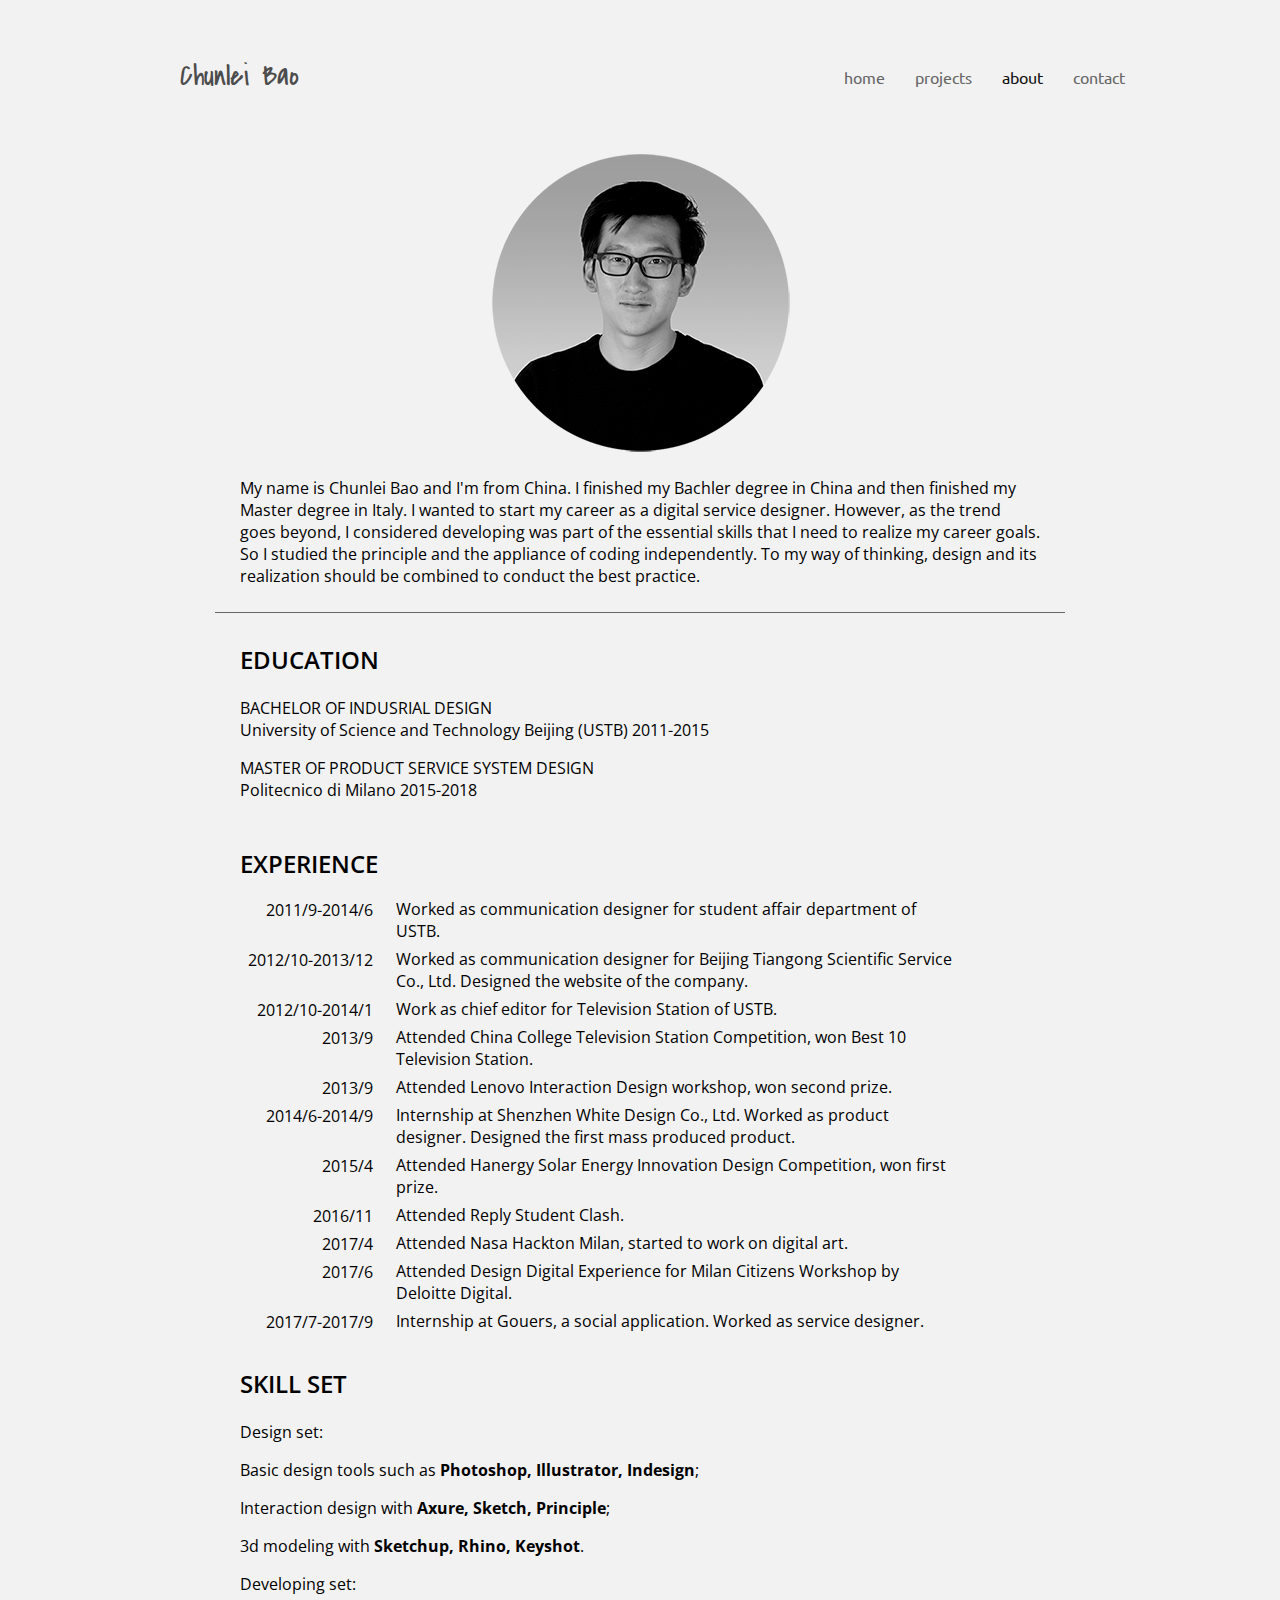
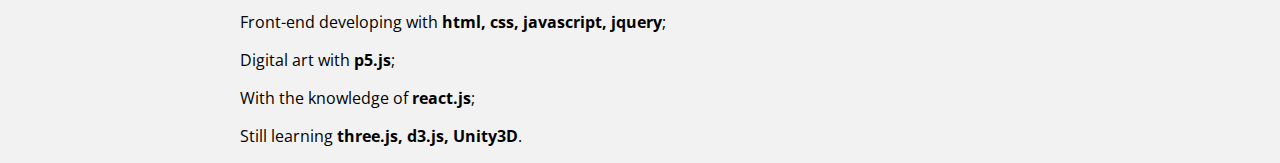
<file: mainpage/about.html>
<!doctype html>
<html>
<head>
<meta charset="UTF-8">
<title>About Chunlei Bao</title>
<link rel="stylesheet" type="text/css" href="../css/main.css">
<link href="https://fonts.googleapis.com/css?family=Ubuntu" rel="stylesheet">
<link href="https://fonts.googleapis.com/css?family=Covered+By+Your+Grace" rel="stylesheet">
<link href="https://fonts.googleapis.com/css?family=Open+Sans:300,300i,400,400i,600,600i,700,700i,800,800i" rel="stylesheet">
</head>

<body>
  <ul class="nav">
    <li class="log"><a href="../index.html">Chunlei Bao</a></li>
    <li class="navlist"><a href="contact.html">contact</a></li>
    <li id="listpage"><a href="about.html">about</a></li>
    <li class="navlist"><a href="projects.html">projects</a></li>
	<li class="navlist"><a href="../index.html">home</a></li>
  </ul>
  
  <img id="profile_pic" src="bob.png" />
  
  <p id="brief_box" class="about_text">My name is Chunlei Bao and I'm from China. I finished my Bachler degree in China and then finished my Master degree in Italy. I wanted to start my career as a digital service designer. However, as the trend goes beyond, I considered developing was part of the essential skills that I need to realize my career goals. So I studied the principle and the appliance of coding independently. To my way of thinking, design and its realization should be combined to conduct the best practice.</p>
  <p class="about_title">EDUCATION</p>
  <div class="education_box">
  <p>BACHELOR OF INDUSRIAL DESIGN<br> University of Science and Technology Beijing (USTB) 2011-2015</p>
  <p>MASTER OF PRODUCT SERVICE SYSTEM DESIGN<br>Politecnico di Milano 2015-2018</p>
  </div>
  <p class="about_title">EXPERIENCE</p>
  <div class="table_box">
  <table>
  	<tr class="about_text">
  		<td class="year_box">2011/9-2014/6</td>
  		<td class="experience_box">Worked as communication designer for student affair department of USTB.</td>
  	</tr>
  	<tr class="about_text">
  		<td class="year_box">2012/10-2013/12</td>
  		<td class="experience_box">Worked as communication designer for Beijing Tiangong Scientific Service Co., Ltd. Designed the website of the company.
</td>
  	</tr>
  	<tr class="about_text">
  		<td class="year_box">2012/10-2014/1</td>
  		<td class="experience_box">Work as chief editor for Television Station of USTB.
</td>
  	</tr>
  	<tr class="about_text">
  		<td class="year_box">2013/9</td>
  		<td class="experience_box">Attended China College Television Station Competition, won Best 10 Television Station.
</td>
  	</tr>
  	<tr class="about_text">
  		<td class="year_box">2013/9</td>
  		<td class="experience_box">Attended Lenovo Interaction Design workshop, won second prize.
</td>
  	</tr>
  	<tr class="about_text">
  		<td class="year_box">2014/6-2014/9</td>
  		<td class="experience_box">Internship at Shenzhen White Design Co., Ltd. Worked as product designer. Designed the first mass produced product.
</td>
  	</tr>
  	<tr class="about_text">
  		<td class="year_box">2015/4</td>
  		<td class="experience_box">Attended Hanergy Solar Energy Innovation Design Competition, won first prize.
</td>
  	</tr>
  	<tr class="about_text">
  		<td class="year_box">2016/11</td>
  		<td class="experience_box">Attended Reply Student Clash.
</td>
  	</tr>
  	<tr class="about_text">
  		<td class="year_box">2017/4</td>
  		<td class="experience_box">Attended Nasa Hackton Milan, started to work on digital art.
</td>
  	</tr>
  	<tr class="about_text">
  		<td class="year_box">2017/6</td>
  		<td class="experience_box">Attended Design Digital Experience for Milan Citizens Workshop by Deloitte Digital.
</td>
  	</tr>
  	<tr class="about_text">
  		<td class="year_box">2017/7-2017/9</td>
  		<td class="experience_box">Internship at Gouers, a social application. Worked as service designer.
</td>
  	</tr>
  	
  </table>
  </div>
  
  <p class="about_title">SKILL SET</p>
  <div class="education_box">
  <p>Design set: </p>
  <p>Basic design tools such as <span style="font-weight: 700">Photoshop, Illustrator, Indesign</span>;</p>
  <p>Interaction design with <span style="font-weight: 700">Axure, Sketch, Principle</span>;</p>
  <p>3d modeling with <span style="font-weight: 700">Sketchup, Rhino, Keyshot</span>.</p>
  <p>Developing set: </p>
  <p>Front-end developing with <span style="font-weight: 700">html, css, javascript, jquery</span>;</p>
  <p>Digital art with <span style="font-weight: 700">p5.js</span>;</p>
  <p>With the knowledge of <span style="font-weight: 700">react.js</span>;</p>
  <p>Still learning <span style="font-weight: 700">three.js, d3.js, Unity3D</span>.</p>
  </div>
</body>
</html>
</file>
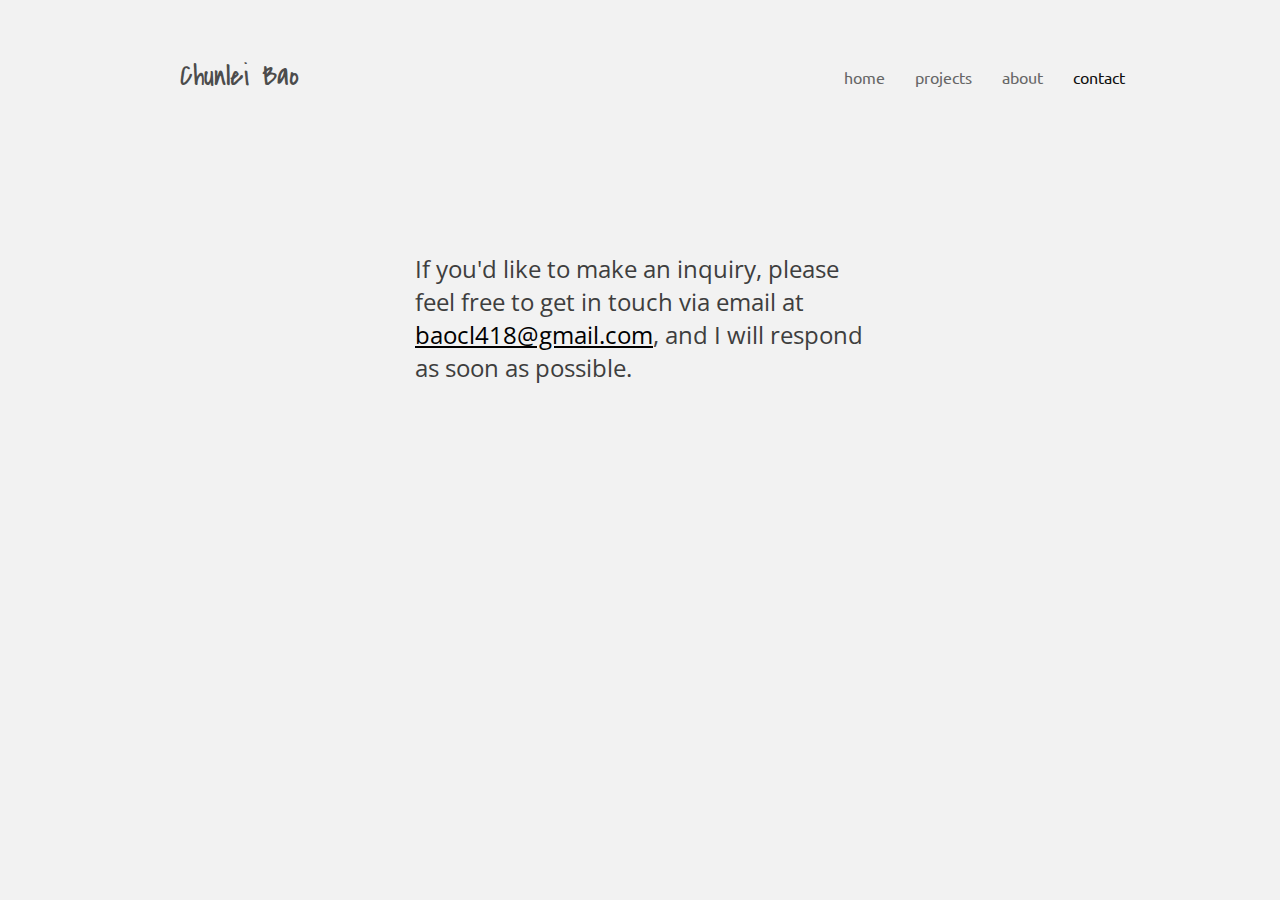
<file: mainpage/contact.html>
<!doctype html>
<html>
<head>
<meta charset="UTF-8">
<title>Chunlei Bao's contact</title>
<link rel="stylesheet" type="text/css" href="../css/main.css">
<link href="https://fonts.googleapis.com/css?family=Ubuntu" rel="stylesheet">
<link href="https://fonts.googleapis.com/css?family=Covered+By+Your+Grace" rel="stylesheet">
<link href="https://fonts.googleapis.com/css?family=Open+Sans:300,300i,400,400i,600,600i,700,700i,800,800i" rel="stylesheet">
</head>

<body>
  <ul class="nav">
    <li class="log"><a href="../index.html">Chunlei Bao</a></li>
    <li id="listpage"><a href="contact.html">contact</a></li>
    <li class="navlist"><a href="about.html">about</a></li>
    <li class="navlist"><a href="projects.html">projects</a></li>
	<li class="navlist"><a href="../index.html">home</a></li>
  </ul>
  
  <p id="contact_text">
If you'd like to make an inquiry, please feel free to get in touch via email at 
<a href="mailto:baocl418@gmail.com?Subject=Hello%20again" target="_top"><span id="origindeco">baocl418@gmail.com</span></a>, and I will respond as soon as possible.
</p>

</body>
</html>
</file>
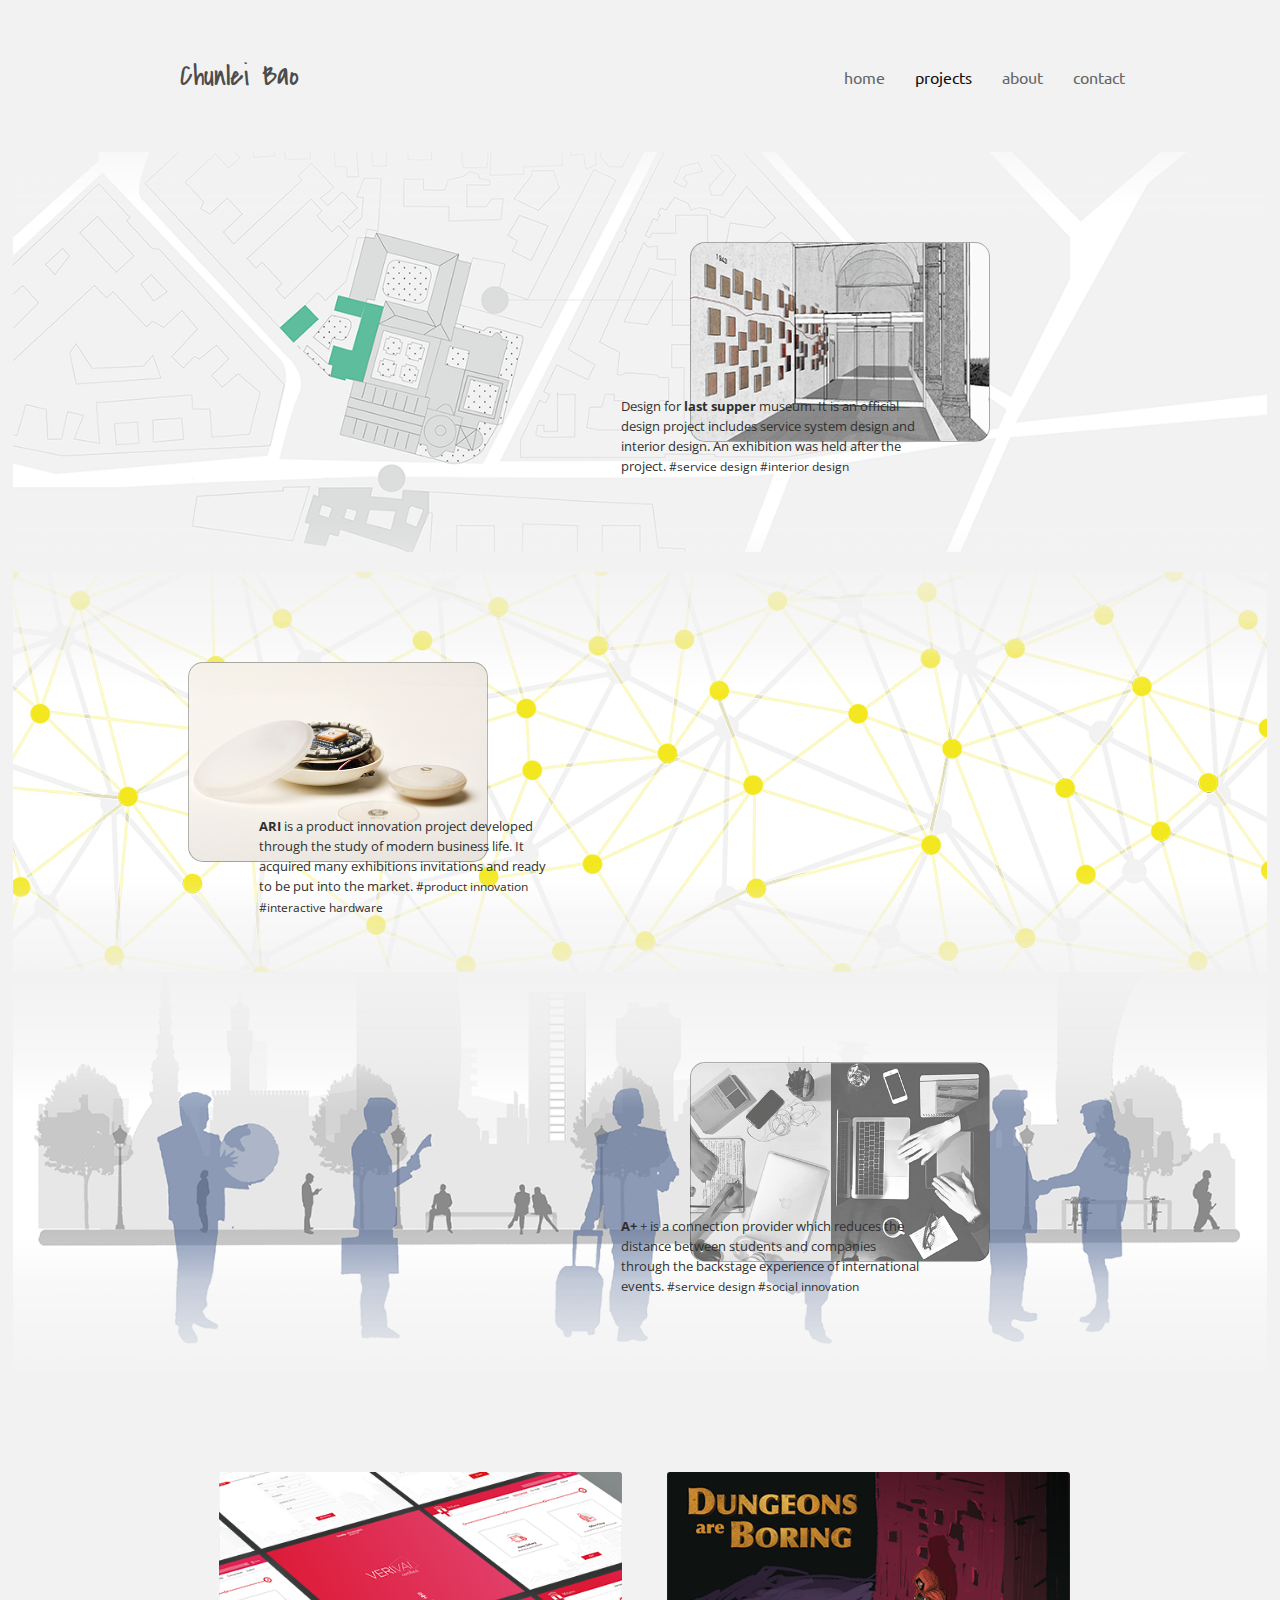
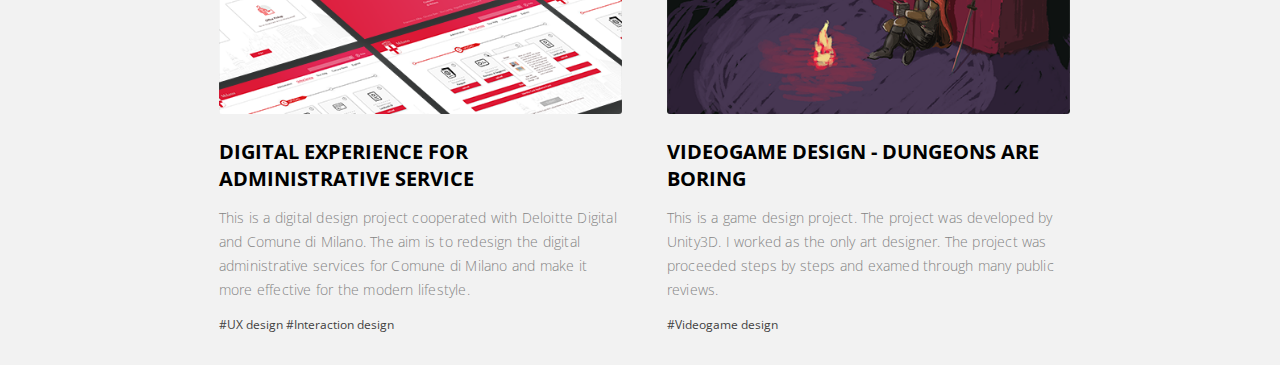
<file: mainpage/projects.html>
<!doctype html>
<html>
<head>
<meta charset="UTF-8">
<title>Chunlei Bao's Projects</title>
<meta name="viewport" content="width=device-width, initial-scale=1.0">
<link rel="stylesheet" type="text/css" href="../css/main.css">
<link rel="stylesheet" type="text/css" href="../css/project_ani.css">
<link rel="stylesheet" type="text/css" href="../css/standard_pj.css">
<link href="https://fonts.googleapis.com/css?family=Ubuntu" rel="stylesheet">
<link href="https://fonts.googleapis.com/css?family=Covered+By+Your+Grace" rel="stylesheet">
<link href="https://fonts.googleapis.com/css?family=Inconsolata" rel="stylesheet">
<link href="https://fonts.googleapis.com/css?family=Open+Sans:300,300i,400,400i,600,600i,700,700i,800,800i" rel="stylesheet">
</head>

<body>
  <ul class="nav">
    <li class="log"><a href="../index.html">Chunlei Bao</a></li>
    <li class="navlist"><a href="contact.html">contact</a></li>
    <li class="navlist"><a href="about.html">about</a></li>
    <li id="listpage"><a href="projects.html">projects</a></li>
	<li class="navlist"><a href="../index.html">home</a></li>
  </ul>
  
  <div class="projectback">
    <div class="btnntext"><a class="contentdown" href="projects/lastsupper.html">
  	  <div class="projectbtn">
  		<p class="projectdes">
			Design for <span style="font-weight: 700">last supper</span> museum. It is an official design project includes service system design and interior design. An exhibition was held after the project.
  		</p>
  	  </div></a>
  	</div>
  </div>
  
  <div class="projectbackari">
    <div class="btnntextari"><a class="contentdown" href="projects/ari.html">
  	  <div class="projectbtnari">
  		<p class="projectdesari">
			<span style="font-weight: 700">ARI</span> is a product innovation project developed through the study of modern business life. It acquired many exhibitions invitations and ready to be put into the market.
		</p>
  	  </div></a>
  	</div>
  </div>
  
  <div class="projectbackaplus">
    <div class="btnntext"><a class="contentdown" href="projects/a+.html">
  	  <div class="projectbtnaplus">
  		<p class="projectdesaplus">
			<span style="font-weight: 700">A+</span> + is a connection provider which reduces the distance between students and companies through the backstage experience of international events.
  		</p>
  	  </div></a>
  	</div>
  </div>
  
  <div class="double_box">
  
  	<div class="double_box_pic_box">
  		<a href="sub_projects/lost_id.html"><img class="sub_img_pic" src="sub_projects/pic_lost_id/06_lostID_Page_01.png" /></a>
  		<h4 class="sub_img_title">DIGITAL
EXPERIENCE FOR ADMINISTRATIVE SERVICE
</h4>
  		<p class="sub_img_content">This is a digital design project cooperated with Deloitte Digital and Comune di Milano. The aim is to redesign the digital administrative services for Comune di Milano and make it more effective for the modern lifestyle.</p>
  		<p class="sub_img_category">#UX design #Interaction design</p>
  	</div><div class="double_box_pic_box">
  		<a href="sub_projects/DnB.html"> <img class="sub_img_pic" src="sub_projects/pic_DnB/mainp300.png" /></a>
  		<h4 class="sub_img_title">VIDEOGAME DESIGN - DUNGEONS ARE BORING
</h4>
  		<p class="sub_img_content">This is a game design project. The project was developed by Unity3D. I worked as the only art designer. The project was proceeded steps by steps and examed through many public reviews.</p>
  		<p class="sub_img_category">#Videogame design</p>
  	</div>
  	
  </div>
  
  
</body>
</html>
</file>
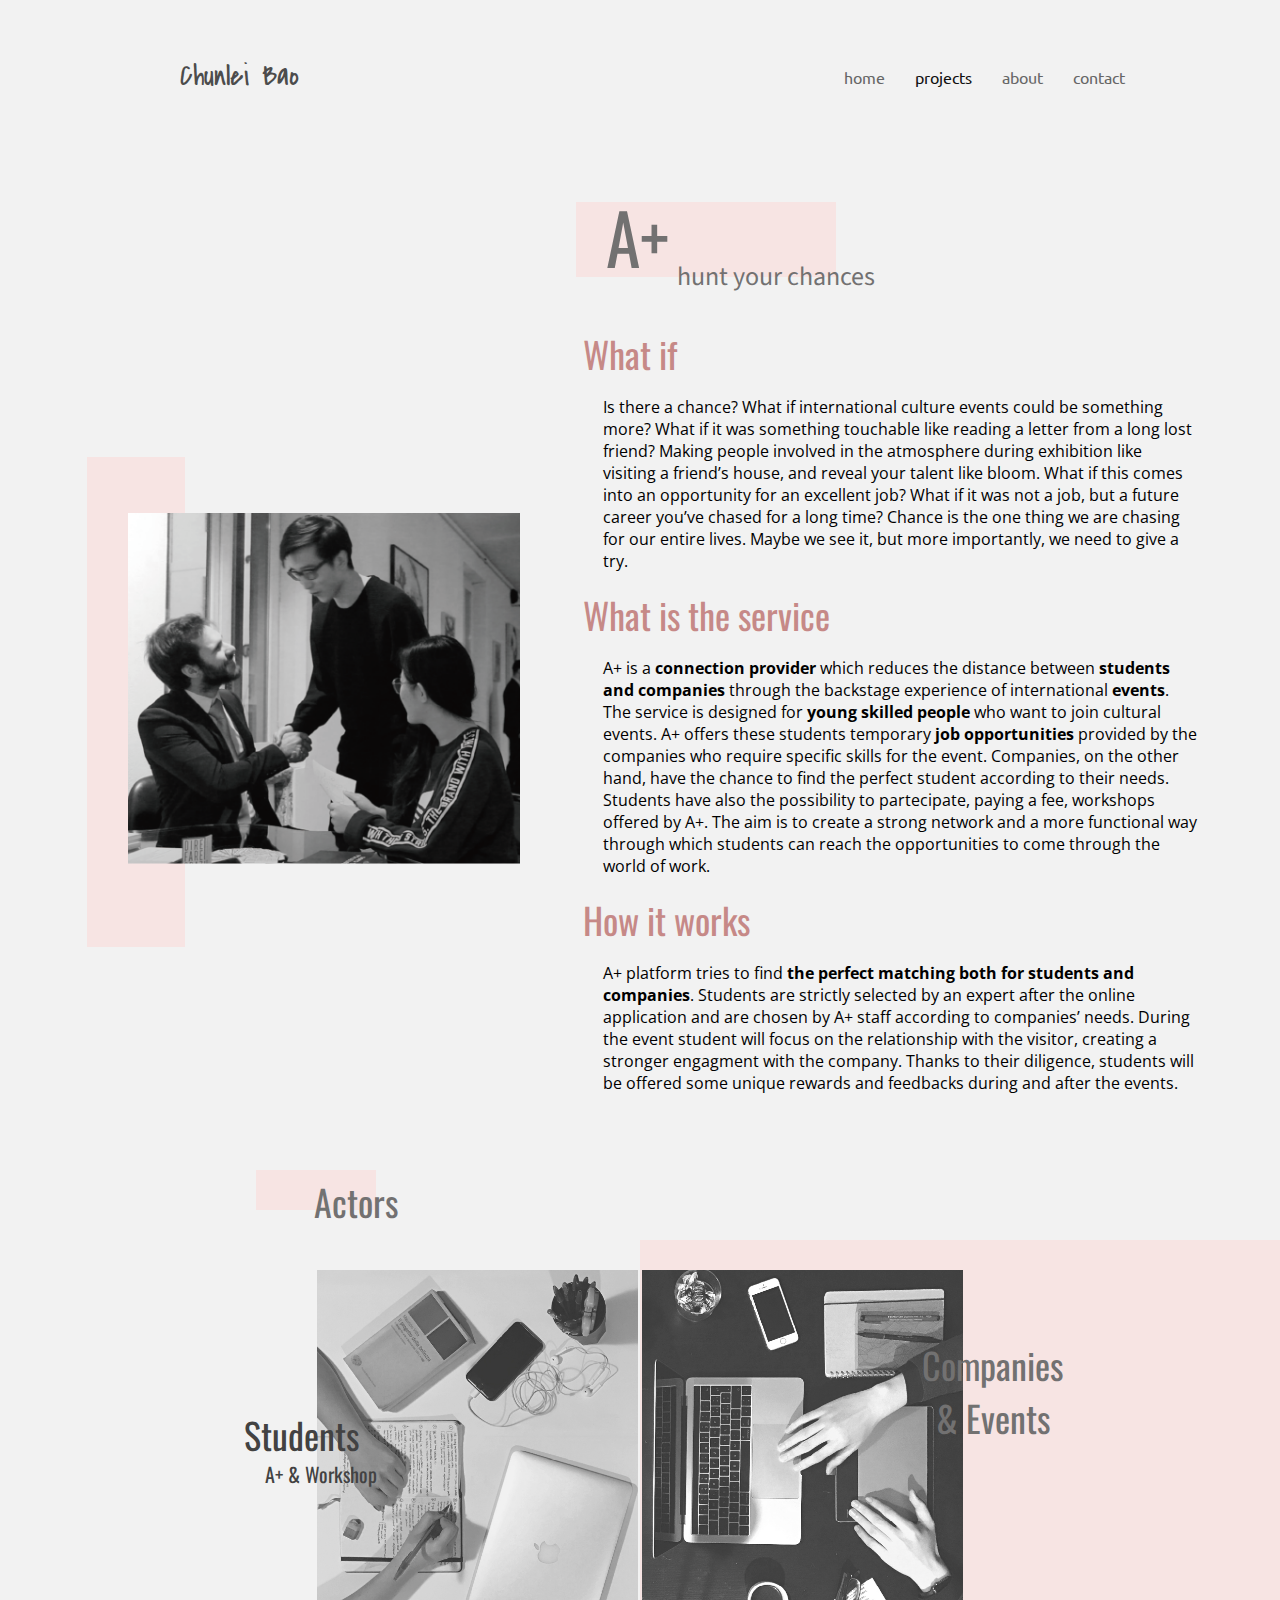
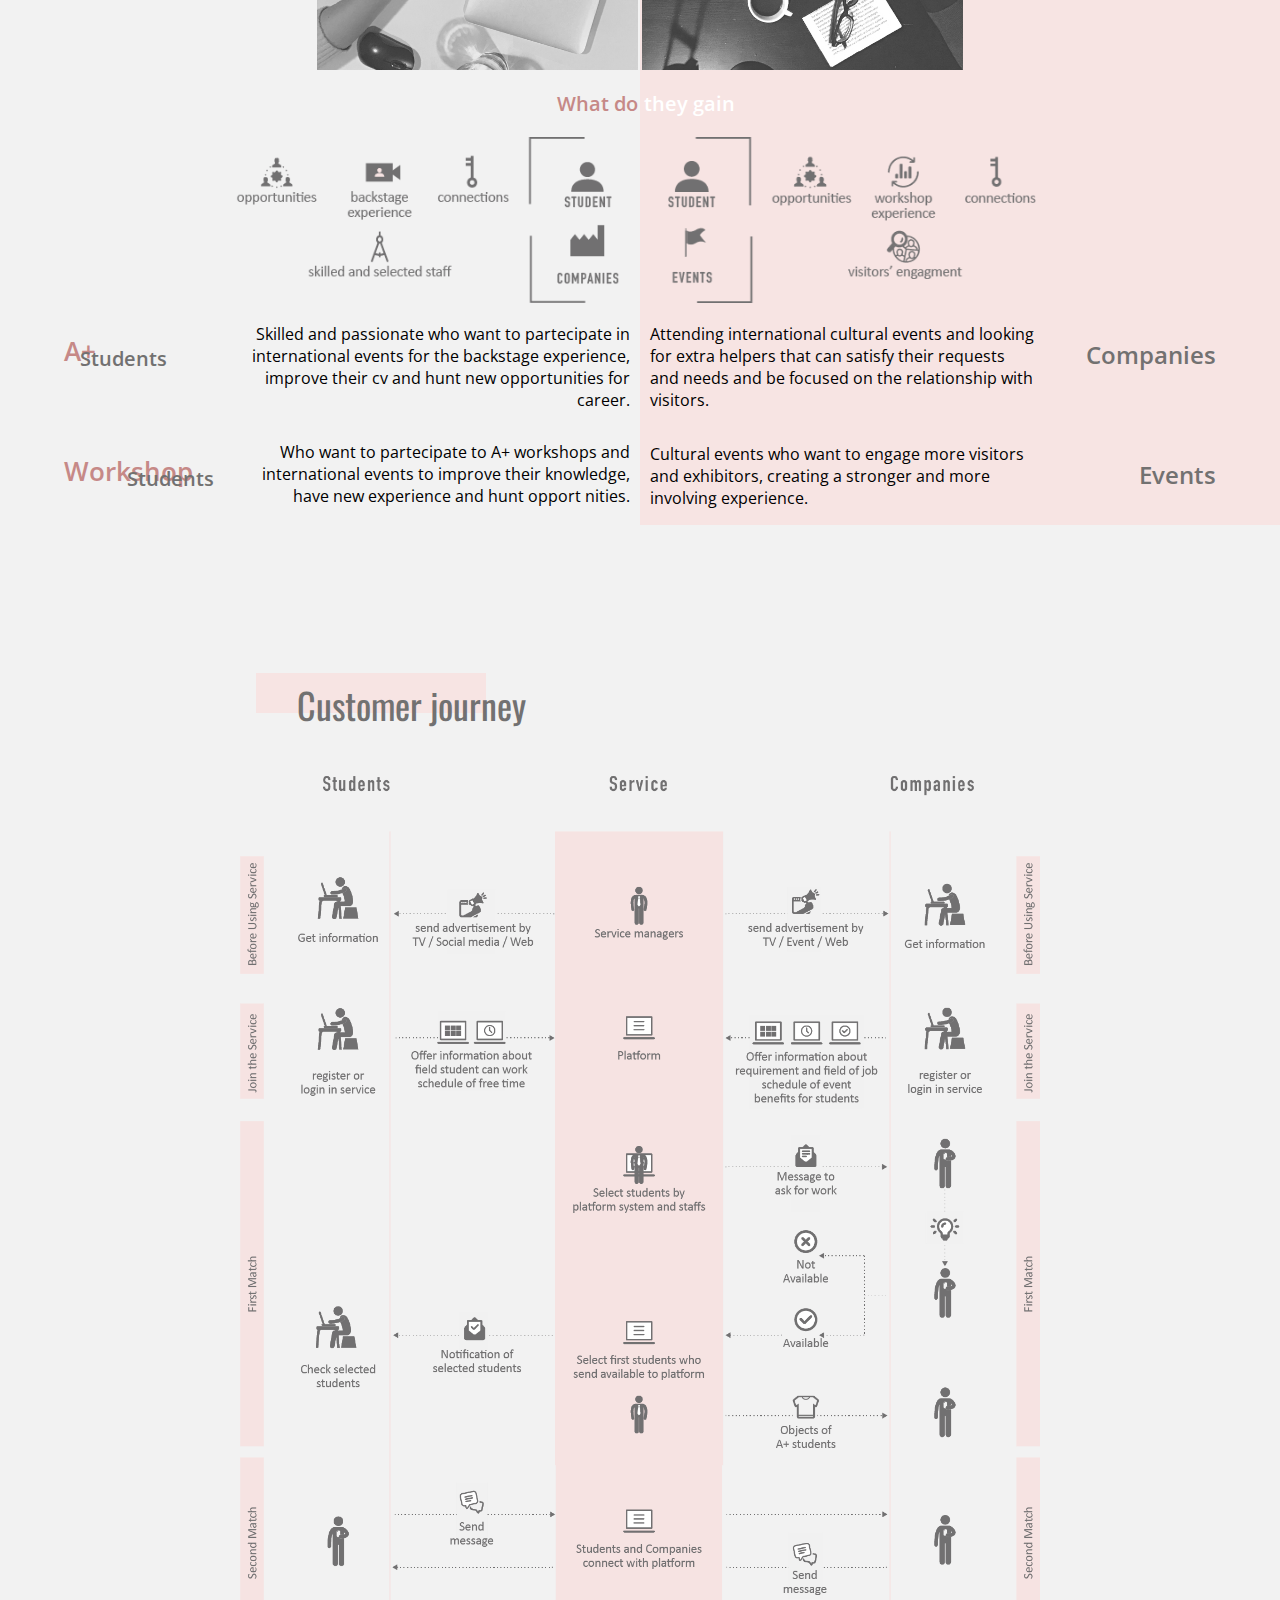
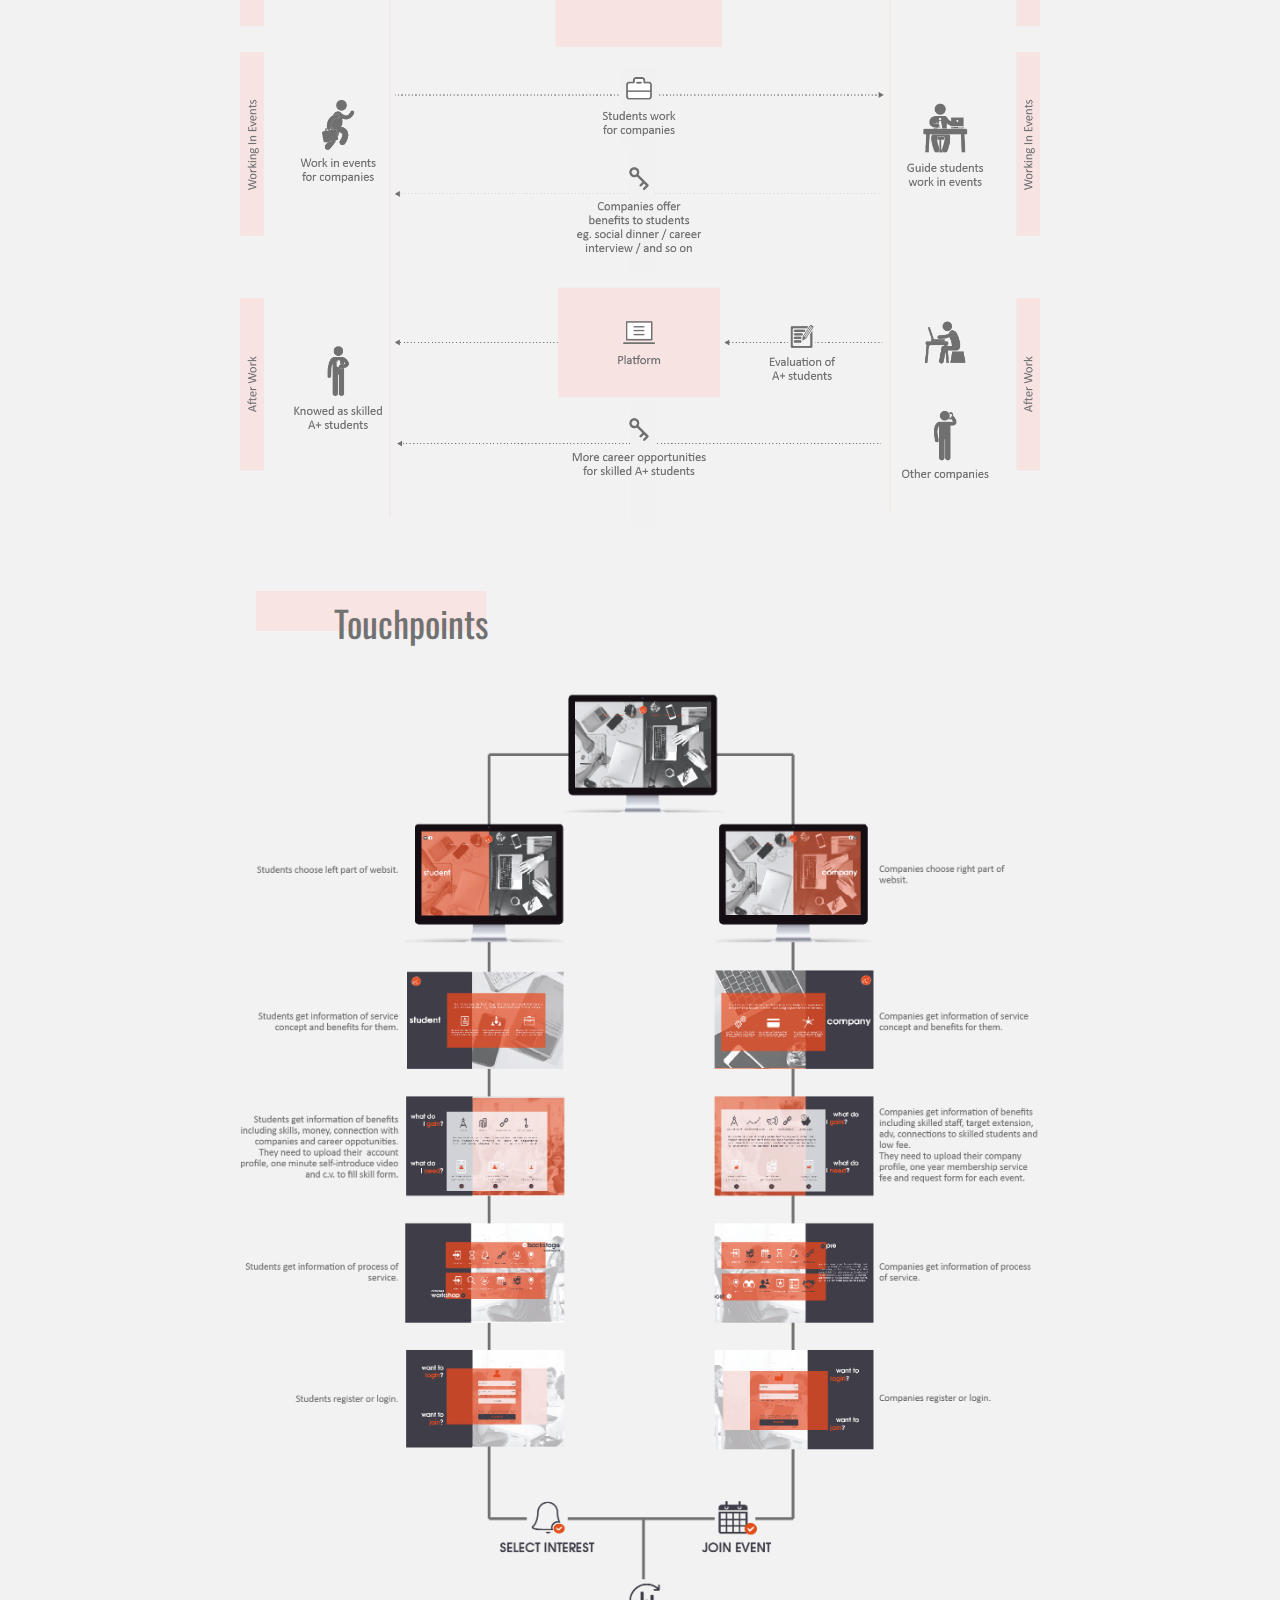
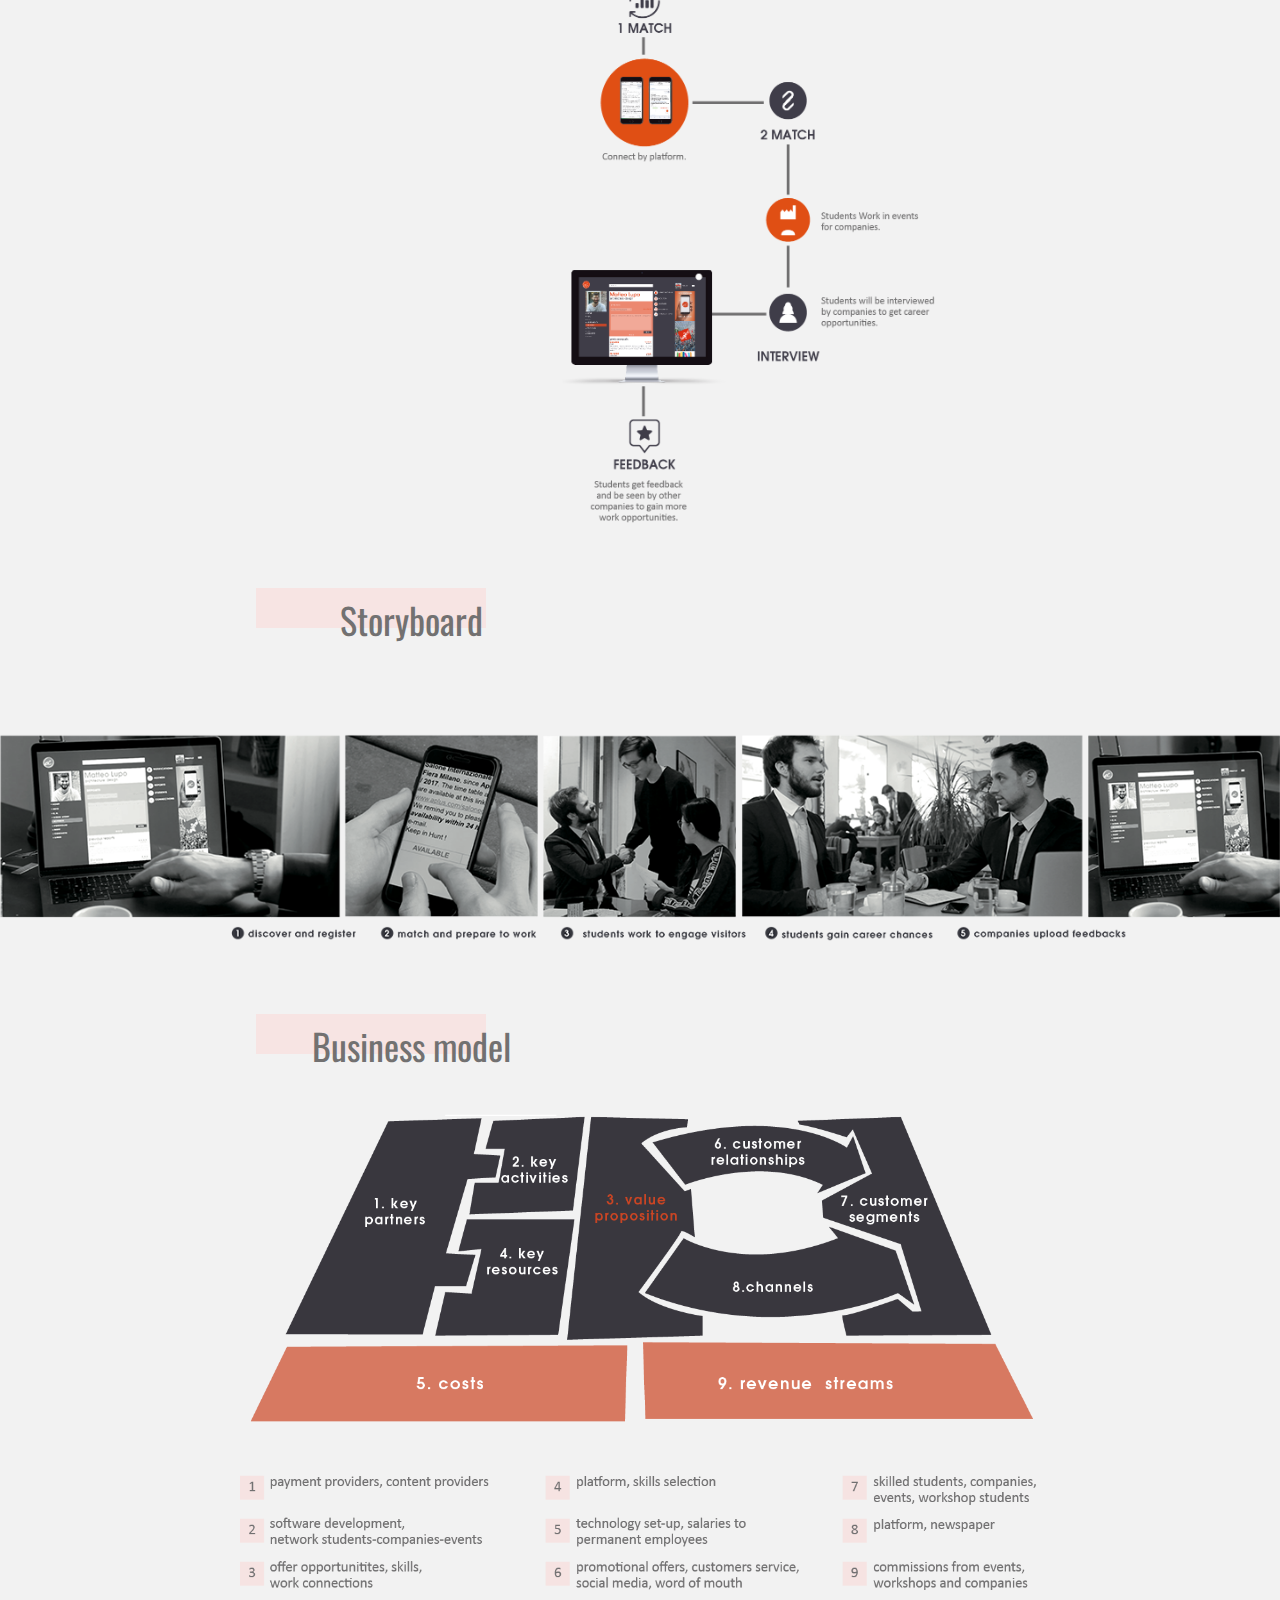
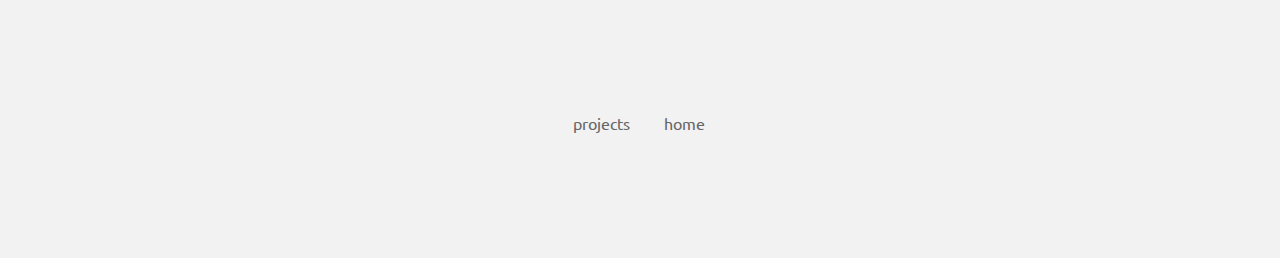
<file: mainpage/projects/a+.html>
<!doctype html>
<html>
<head>
<title>A+, hunt your chances</title>
<meta name="viewport" content="width=device-width, initial-scale=1.0">
<link rel="stylesheet" type="text/css" href="../../css/main.css">
<link rel="stylesheet" type="text/css" href="../../css/project_ari.css">
<link rel="stylesheet" type="text/css" href="../../css/project_aplus.css">
<link href="https://fonts.googleapis.com/css?family=Ubuntu" rel="stylesheet">
<link href="https://fonts.googleapis.com/css?family=Covered+By+Your+Grace" rel="stylesheet">
<link href="https://fonts.googleapis.com/css?family=Inconsolata" rel="stylesheet">
<link href="https://fonts.googleapis.com/css?family=Open+Sans:300,300i,400,400i,600,600i,700,700i,800,800i" rel="stylesheet">
<link href="https://fonts.googleapis.com/css?family=Oswald:200,300,400,500,600,700|Source+Sans+Pro:200,200i,300,300i,400,400i,600,600i,700,700i,900,900i" rel="stylesheet">
</head>

<body>
<ul class="nav">
    <li class="log"><a href="../../index.html">Chunlei Bao</a></li>
    <li class="navlist"><a href="../contact.html">contact</a></li>
    <li class="navlist"><a href="../about.html">about</a></li>
    <li id="listpage"><a href="../projects.html">projects</a></li>
	<li class="navlist"><a href="../../index.html">home</a></li>
  </ul>
  
<div class="aplustitlebox">
    <h1 id="aplustitle">A+</h1>
    <h2 id="aplussbtitile">hunt your chances</h2>
  </div>
<div class="aplusfbox">
  	<div class="aplusleftbigbox">
  	<div class="stupicmistake">
 		<figure class="mainpicback">
  			<img class="aplussomepic" src="../projects/a+pic/file2.png" />
  		</figure>
  		</div>
  	</div>
  	<div class="aplustextrightbox">
  	<h3 class="subaplus">
  		What if
  	</h3>
  	<p class="aplustextp">
  		Is there a chance? What if international culture events could be something more? What if it was something touchable like reading a letter from a long lost friend? Making people involved in the atmosphere during exhibition like visiting a friend’s house, and reveal your talent like bloom. What if this comes into an opportunity for an excellent job? What if it was not a job, but a future career you’ve chased for a long time? Chance is the one thing we are chasing for our entire lives. Maybe we see it, but more importantly, we need to give a try.
  	</p>
  	<h3 class="subaplus">
  		What is the service
  	</h3>
  	<p class="aplustextp">
		A+ is a <span style="font-weight: 700">connection provider</span> which reduces the distance between <span style="font-weight: 700">students and companies</span> through the backstage experience of international <span style="font-weight: 700">events</span>. The service is designed for <span style="font-weight: 700">young skilled people</span> who want to join cultural events. A+ offers these students temporary <span style="font-weight: 700">job opportunities</span> provided by the companies who require specific skills for the event. Companies, on the other hand, have the chance to find the perfect student according to their needs. Students have also the possibility to partecipate, paying a fee, workshops offered by A+. The aim is to create a strong network and a more functional way through which students can reach the opportunities to come through the world of work.
  	</p>
  	<h3 class="subaplus">
  		How it works
  	</h3>
  	<p class="aplustextp">
  		A+ platform tries to find <span style="font-weight: 700">the perfect matching both for students and companies</span>. Students are strictly selected by an expert after the online application and are chosen by A+ staff according to companies’ needs. During the event student will focus on the relationship with the visitor, creating a stronger engagment with the company. Thanks to their diligence, students will be offered some unique rewards and feedbacks during and after the events.
  	</p>
  </div>
  </div>
  
<div class="aplussometitlebox">
    <h2 class="aplussometitle">
  	Actors
    </h2>
  </div>
  
  <div class="fullsize">
    <div class="lefthalf">
    	<div id="aplusstudentbox">
    	  <div id="decostudent">
    		<h4 id="aplusstudenttext">
    			Students
    		</h4>
            <h5 id="aplusstudnettext2">
            	A+ & Workshop
            </h5>
          </div>
    	</div>
    	<p class="apluscentertextl">What do</p>
    	<img class="apluspiccenterl" src="a+pic/student_gain1.png" />
    </div><div class="righthalf">
    	<div id="apluscompanybox">
    	  <div id="decocompany">
    		<h4 id="apluscompanytext">
    			Companies <br>& Events
    		</h4>
    	  </div>
    	</div>
    	<p class="apluscentertextr">they gain</p>
    	<img class="apluspiccenterr" src="a+pic/student_gain2.png" />
    </div>

  </div>
  <div class="fullsize2">
  	<div class="lefthalf">
  		<div class="aplustextdouble">
    	  <div class="quoteboxtrans">
    		<p class="aplustextdoubleti">A+</p>
    		<p class="fadedtext">Students</p>
    		</div>
    		<p class="aplusnormaltext">Skilled and passionate who want to partecipate in international events for the backstage experience, improve their cv and hunt new opportunities for career.</p>
    	</div>
    	<div class="aplustextdouble">
    	  <div class="quoteboxtrans1">
    		<p class="aplustextdoubleti">Workshop</p>
    		<p class="fadedtext2">Students</p>
    		</div>
    		<p class="aplusnormaltext1">Who want to partecipate to A+ workshops and international events to improve their knowledge, have new experience and hunt opport nities.</p>
    	</div>
	</div><div class="righthalf">
	<p class="aplustextdoubletir">Companies</p>
		<p class="aplusnormaltextr">Attending international cultural events and looking for extra helpers that can satisfy their requests and needs and be focused on the relationship with visitors.</p>
		<p class="aplustextdoubletir">Events</p>
		<p class="aplusnormaltextr">Cultural events who want to engage more visitors and exhibitors, creating a stronger and more involving experience.</p>
		
	</div>
  </div>
  
  <div class="aplussometitlebox1">
    <h2 class="aplussometitle">
  	Customer journey
    </h2>
  </div>
  <div class="space"></div>
   <div class="space"></div>
   <div class="space"></div>
  <div class="normalbox">
  	<img class="somepic" src="a+pic/apluscustomerjourney.png" />
  </div>
  
  <div class="aplussometitlebox1">
    <h2 class="aplussometitle">
  	Touchpoints
    </h2>
  </div>
  <div class="space"></div>
   <div class="space"></div>
   <div class="space"></div>
  <div class="normalbox">
  	<img class="somepic" src="a+pic/aplustouchpoints.png" />
  </div>
  
  <div class="aplussometitlebox1">
    <h2 class="aplussometitle">
  	Storyboard
    </h2>
  </div>
  <div class="space"></div>
   <div class="space"></div>
   <div class="space"></div>
  <div class="fullsize">
  	<img class="somepic" src="a+pic/aplusstory.png" />
  </div>
  
  <div class="aplussometitlebox1">
    <h2 class="aplussometitle">
  	Business model
    </h2>
  </div>
  <div class="space"></div>
   <div class="space"></div>
   <div class="space"></div>
  <div class="normalbox">
  	<img class="somepic" src="a+pic/aplusbusinessmodel.png" />
  </div>
  
  <div class="space"></div>
   <div class="space"></div>
   <div class="space"></div>
   <div class="space"></div>
   <div class="space"></div>
  
<ul class="bottomnav">
    <li class="navlistbottom"><a href="../projects.html">projects</a></li>
	<li class="navlistbottom"><a href="../../index.html">home</a></li>
 </ul>
 <div class="space"></div>
   <div class="space"></div>
   <div class="space"></div>
   <div class="space"></div>
   <div class="space"></div>
   <div class="space"></div>
</body>
</html>
</file>
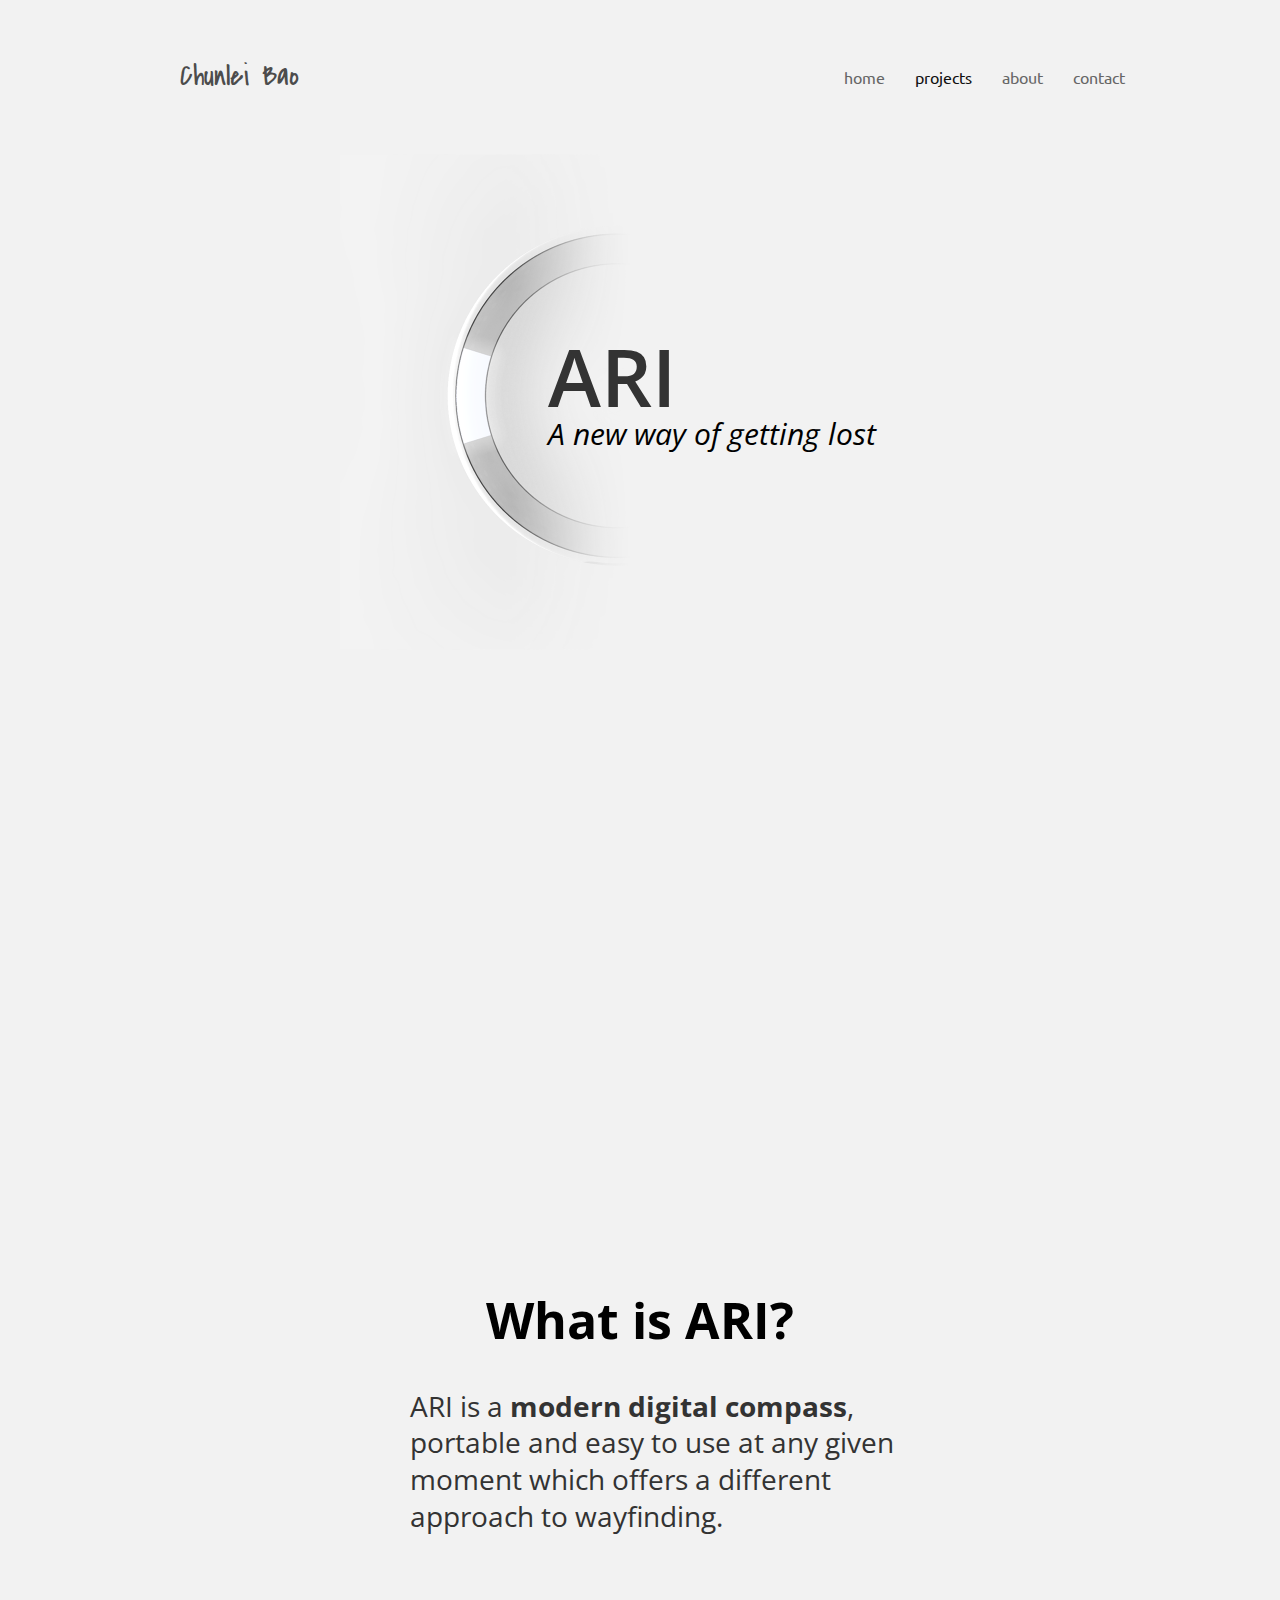
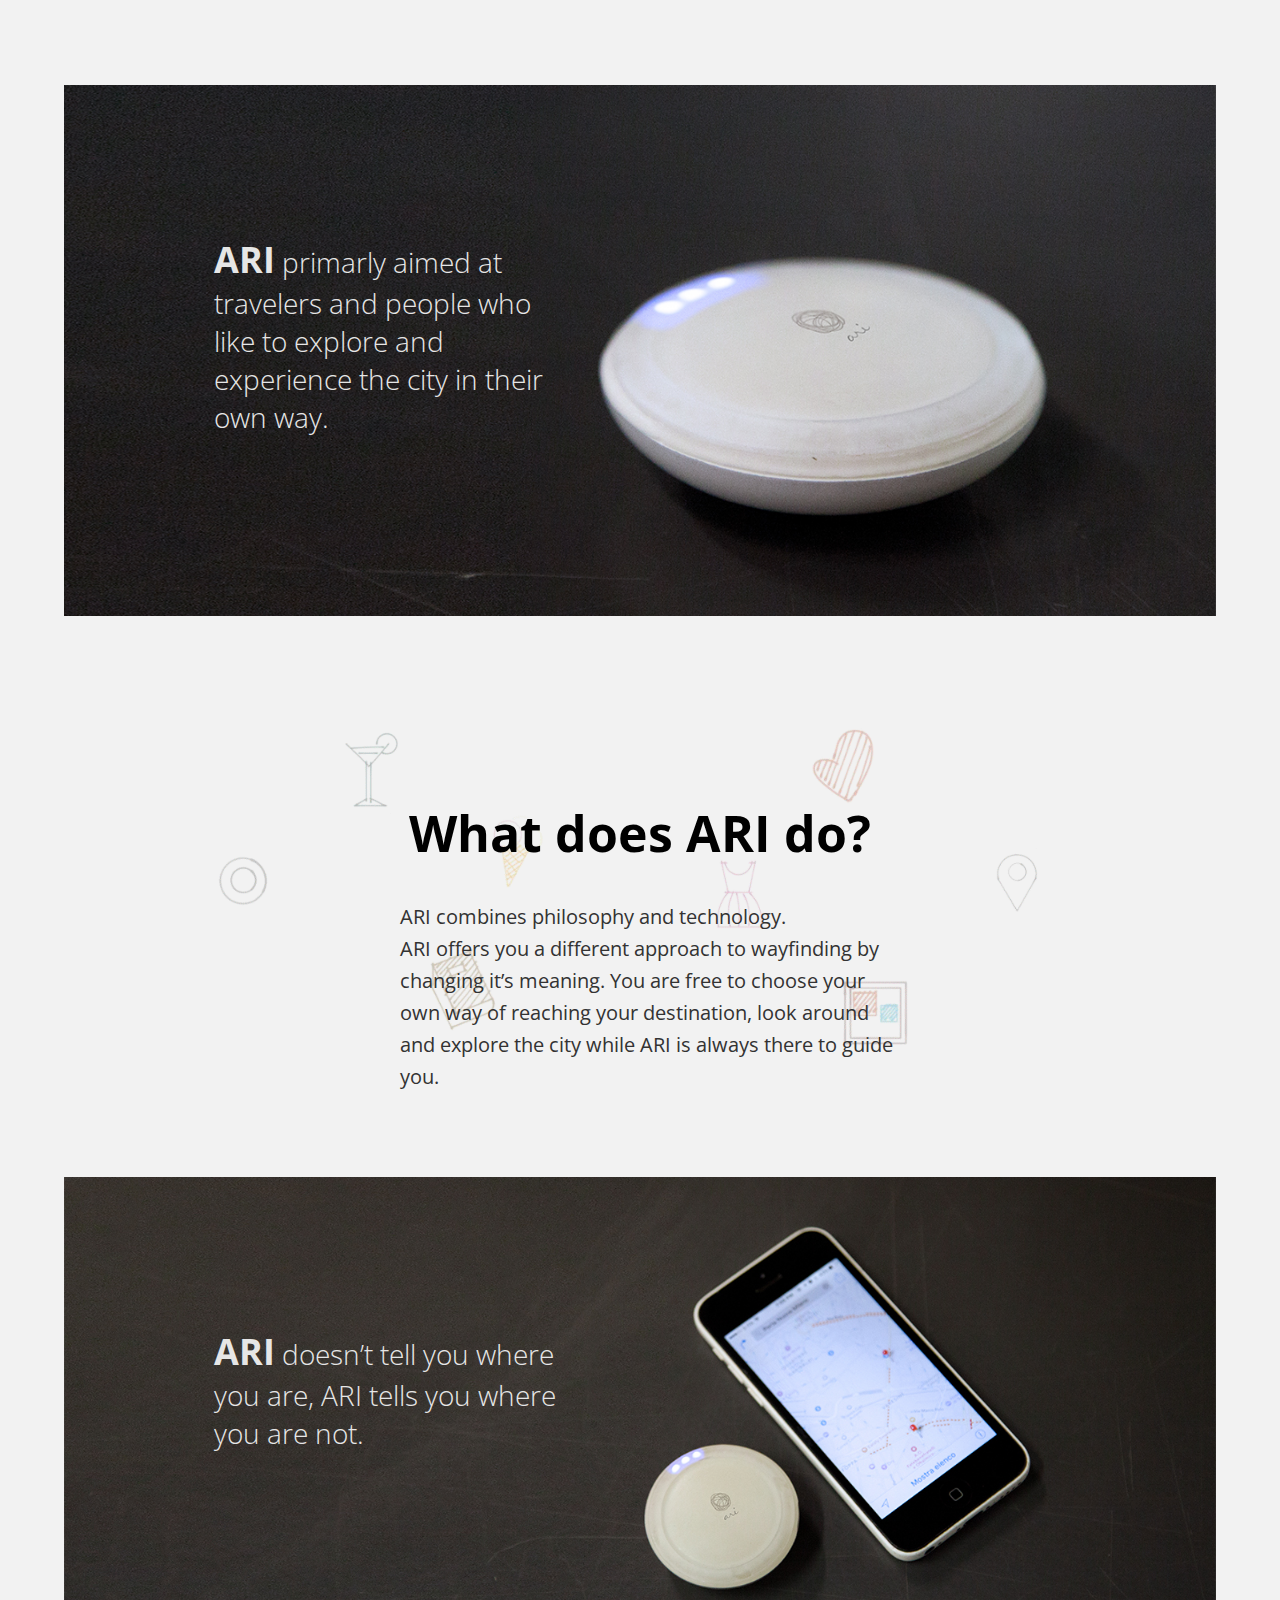
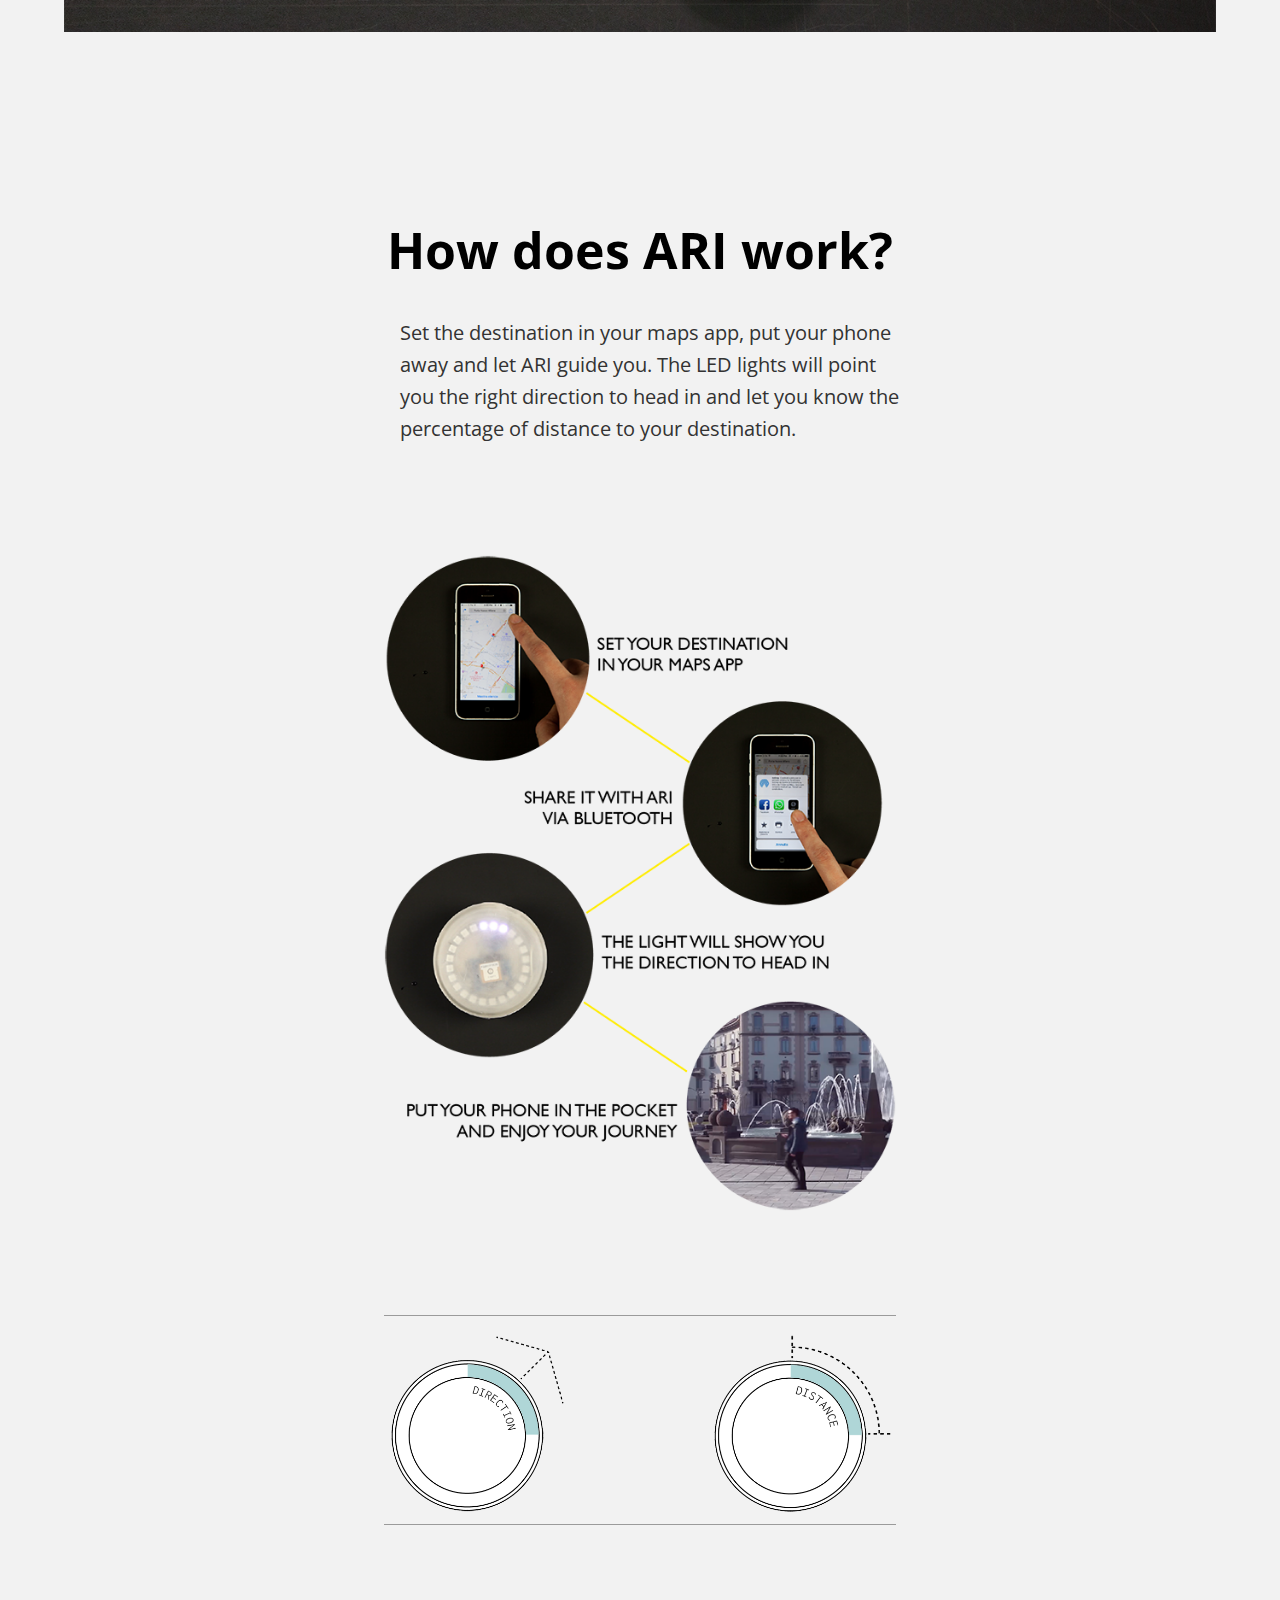
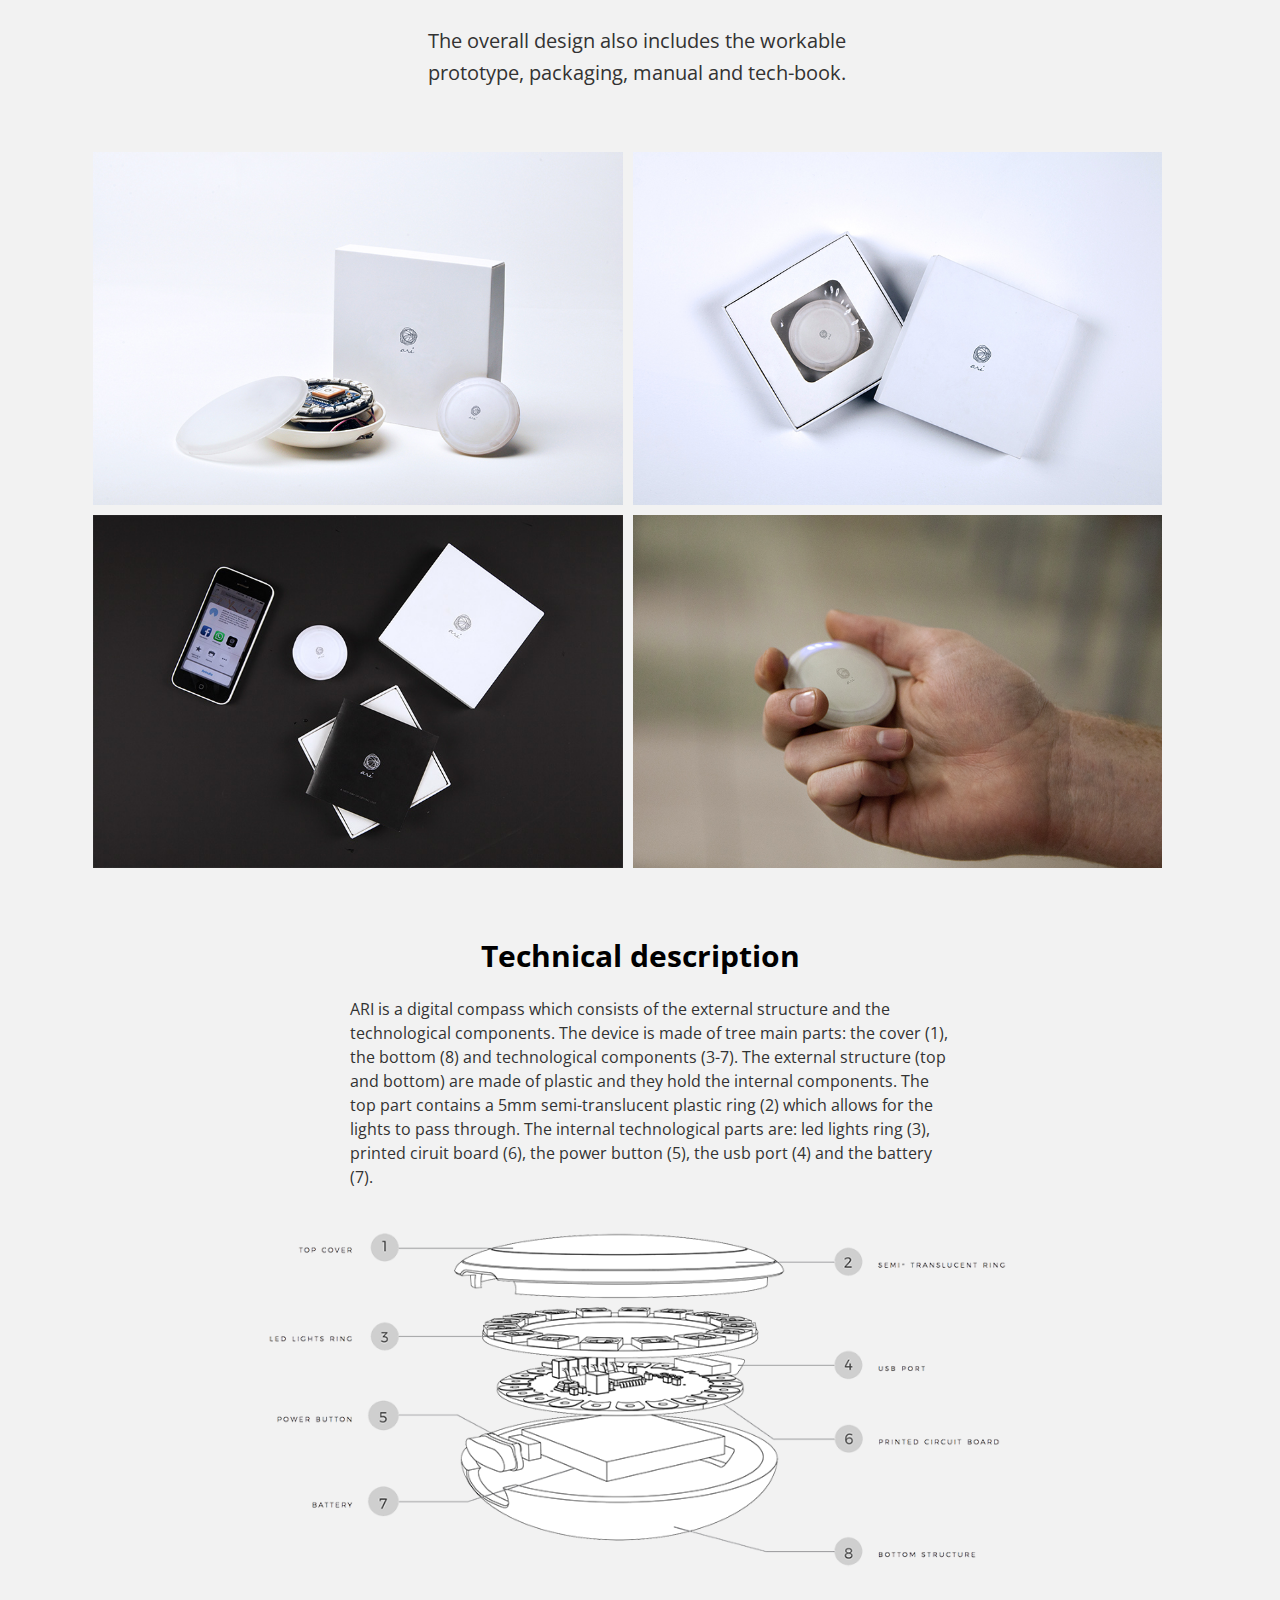
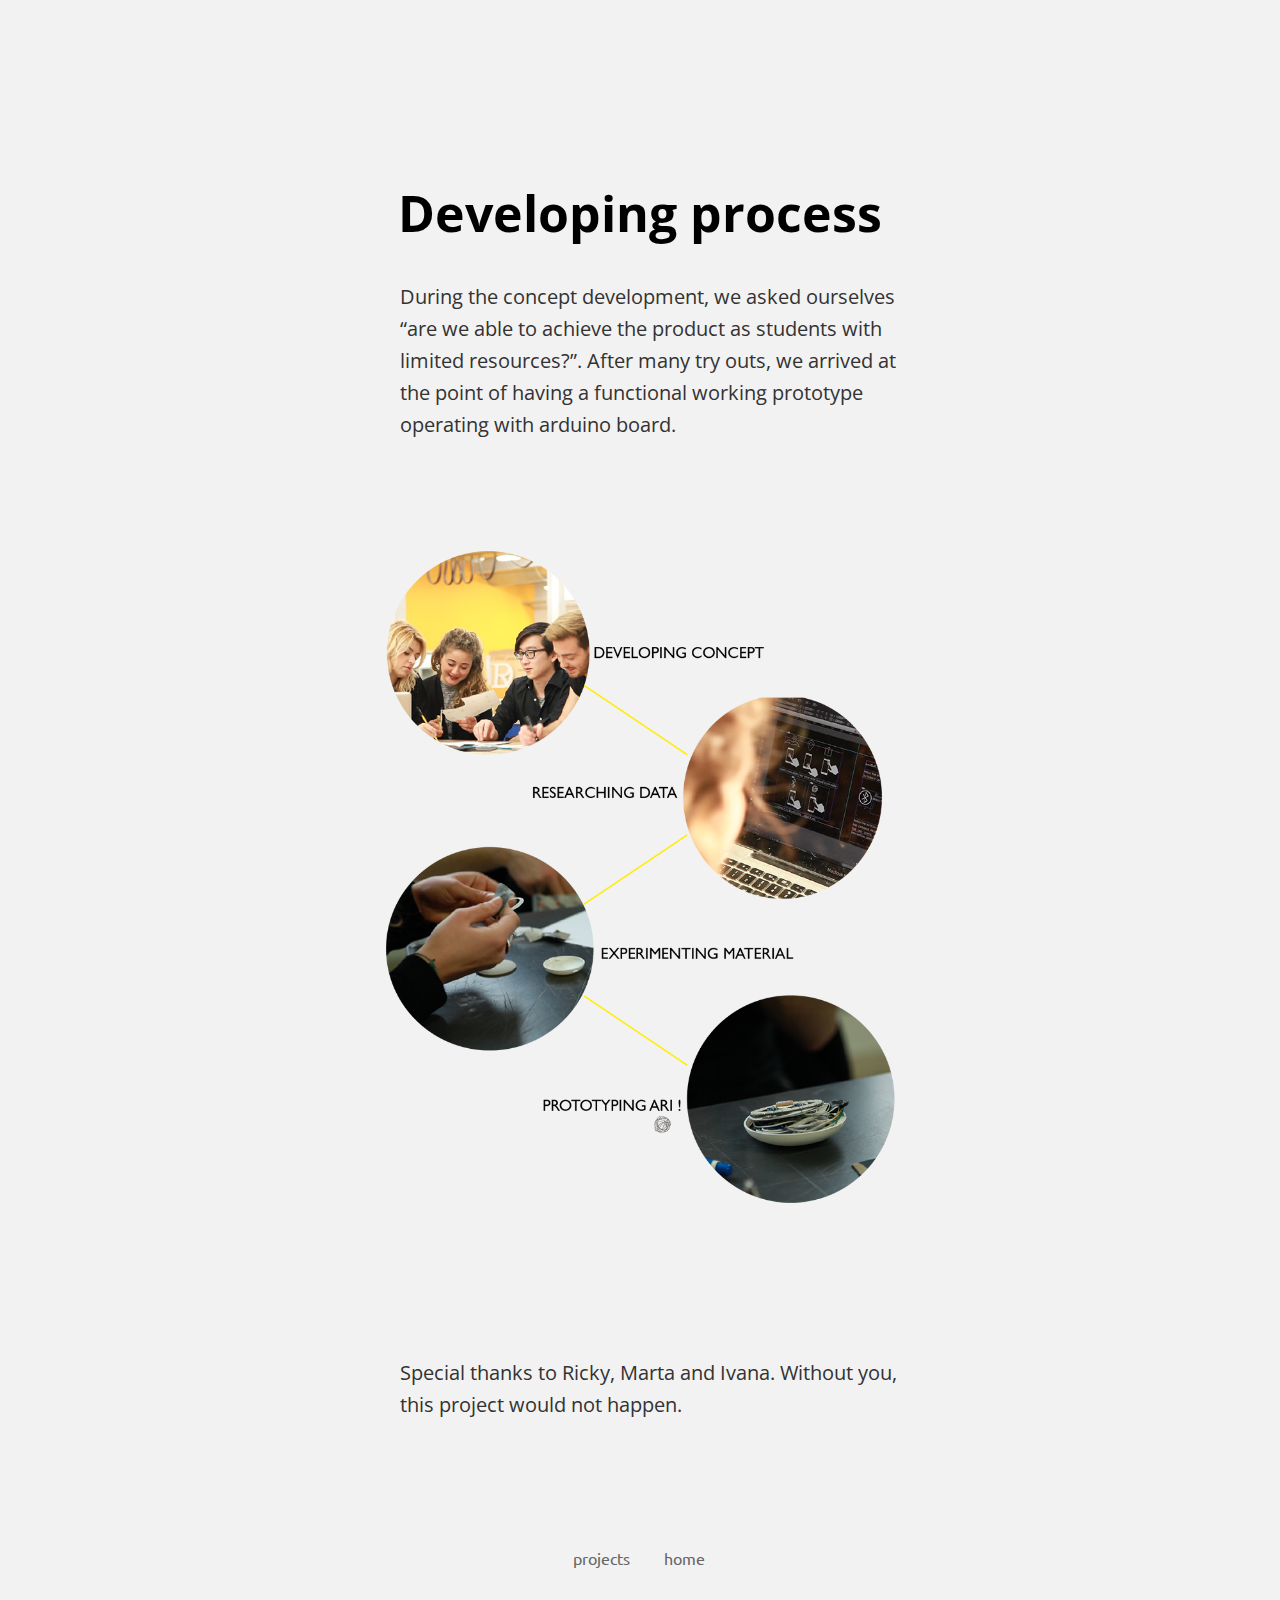
<file: mainpage/projects/ari.html>
<!doctype html>
<html>
<head>
<title>Ari, a new way of getting lost</title>
<meta name="viewport" content="width=device-width, initial-scale=1.0">
<link rel="stylesheet" type="text/css" href="../../css/main.css">
<link rel="stylesheet" type="text/css" href="../../css/project_ari.css">
<link href="https://fonts.googleapis.com/css?family=Ubuntu" rel="stylesheet">
<link href="https://fonts.googleapis.com/css?family=Covered+By+Your+Grace" rel="stylesheet">
<link href="https://fonts.googleapis.com/css?family=Inconsolata" rel="stylesheet">
<link href="https://fonts.googleapis.com/css?family=Open+Sans:300,300i,400,400i,600,600i,700,700i,800,800i" rel="stylesheet">
</head>

<body>
  <ul class="nav">
    <li class="log"><a href="../../index.html">Chunlei Bao</a></li>
    <li class="navlist"><a href="../contact.html">contact</a></li>
    <li class="navlist"><a href="../about.html">about</a></li>
    <li id="listpage"><a href="../projects.html">projects</a></li>
	<li class="navlist"><a href="../../index.html">home</a></li>
  </ul>
  
  <div class="aribigbox">
    <div class="ariboxtitle">
      <h1 class="titleari">ARI</h1>
      <h1 class="titlearisub">A new way of getting lost</h1>
    </div>
  </div>
  <div id="youtubevideoari">
  <iframe width="853" height="480" src="https://www.youtube.com/embed/UbYEB_4rkJc?rel=0&amp;showinfo=0" frameborder="0" allow="autoplay; encrypted-media" allowfullscreen></iframe>
  </div>
  <h1 class="arititle">What is ARI?</h1>
	<p class="aritextcenterbox">ARI is a <span style="font-weight: 700">modern digital compass</span>, portable and easy to use at any given moment which offers a different approach to wayfinding.</p>
	
	<div class="aripicbox">
		<p id="whatariis">
			<span style="font-weight: 700; font-size: 36px;">ARI</span> primarly aimed at travelers and people who like to explore and experience the city in their own way.
		</p>
	</div>
	
	<div id="arigifbox">
	    <h1 class="arititle1">What does ARI do?</h1>
	    <p class="aritextcenterbox1">ARI combines philosophy and technology.<br>
ARI offers you a different approach to wayfinding by changing it’s meaning. You are free to choose your own way of reaching your destination, look around and explore the city while ARI is always there to guide you.
</p>
	</div>
	
	<div class="aripicbox2">
		<p id="whatariis2">
			<span style="font-weight: 700; font-size: 36px;">ARI</span> doesn’t tell you where you are, 
ARI tells you where you are not.
		</p>
	</div>
	
	<h1 class="arititle1">How does ARI work?</h1>
	    <p class="aritextcenterbox1">
Set the destination in your maps app, put your phone away and let ARI guide you. The LED lights will point you the right direction to head in and let you know the percentage of distance to your destination.
</p>
 <div id="aripicmiddle">
 	<img class="somepic" src="aripic/processari.png" />
 </div>
 <div class="aripicmiddletwo">
 	<img class="somepic" src="aripic/productioncover1.png" />
 </div>
 <p id="aritextcenterbox2">
 	The overall design also includes the workable prototype, packaging, manual and tech-book.
 </p>
 <div class="aripicdemo">
 	<img class="somepic2" src="aripic/1212121314 (2 - 2)1.jpg" />
 	<img class="somepic2" src="aripic/1212121314 (1 - 2)22.jpg" />
 	<img class="somepic2" src="aripic/1212121314 (3 - 5)123.jpg" />
 	<img class="somepic2" src="aripic/1212121314 (1 - 8)233.jpg" />
 </div>
 

  <h1 class="arititle2">Technical description</h1>
	    <p class="aritextcenterboxbig">
ARI is a digital compass which consists of the external structure and the technological components. The device is made of tree main parts: the cover (1), the bottom (8) and technological components (3-7). The external structure (top and bottom) are made of plastic and they hold the internal components. The top part contains a 5mm semi-translucent plastic ring (2) which allows for the lights to pass through. The internal technological parts are: led lights ring (3), printed ciruit board (6), the power button (5), the usb port (4) and the battery (7).
</p>
   <div class="aripicmiddlebig">
 	<img class="somepic" src="aripic/techspecific.png" />
 </div>
 
 <h1 class="arititle1">Developing process</h1>
	    <p class="aritextcenterbox1">
During the concept development, we asked ourselves “are we able to achieve the product as students with limited resources?”. After many try outs, we arrived at the point of having a functional working prototype operating with arduino board.
</p>
 <div id="aripicmiddle">
 	<img class="somepic" src="aripic/processari2.png" />
 </div>
 
 <p class="arithanks">
Special thanks to Ricky, Marta and Ivana. Without you, this project would not happen.
</p>
 
 <ul class="bottomnav">
    <li class="navlistbottom"><a href="../projects.html">projects</a></li>
	<li class="navlistbottom"><a href="../../index.html">home</a></li>
 </ul>
 <div class="space"></div>
   <div class="space"></div>
   <div class="space"></div>
   <div class="space"></div>
   <div class="space"></div>
   <div class="space"></div>
  
</body>
</html>
</file>
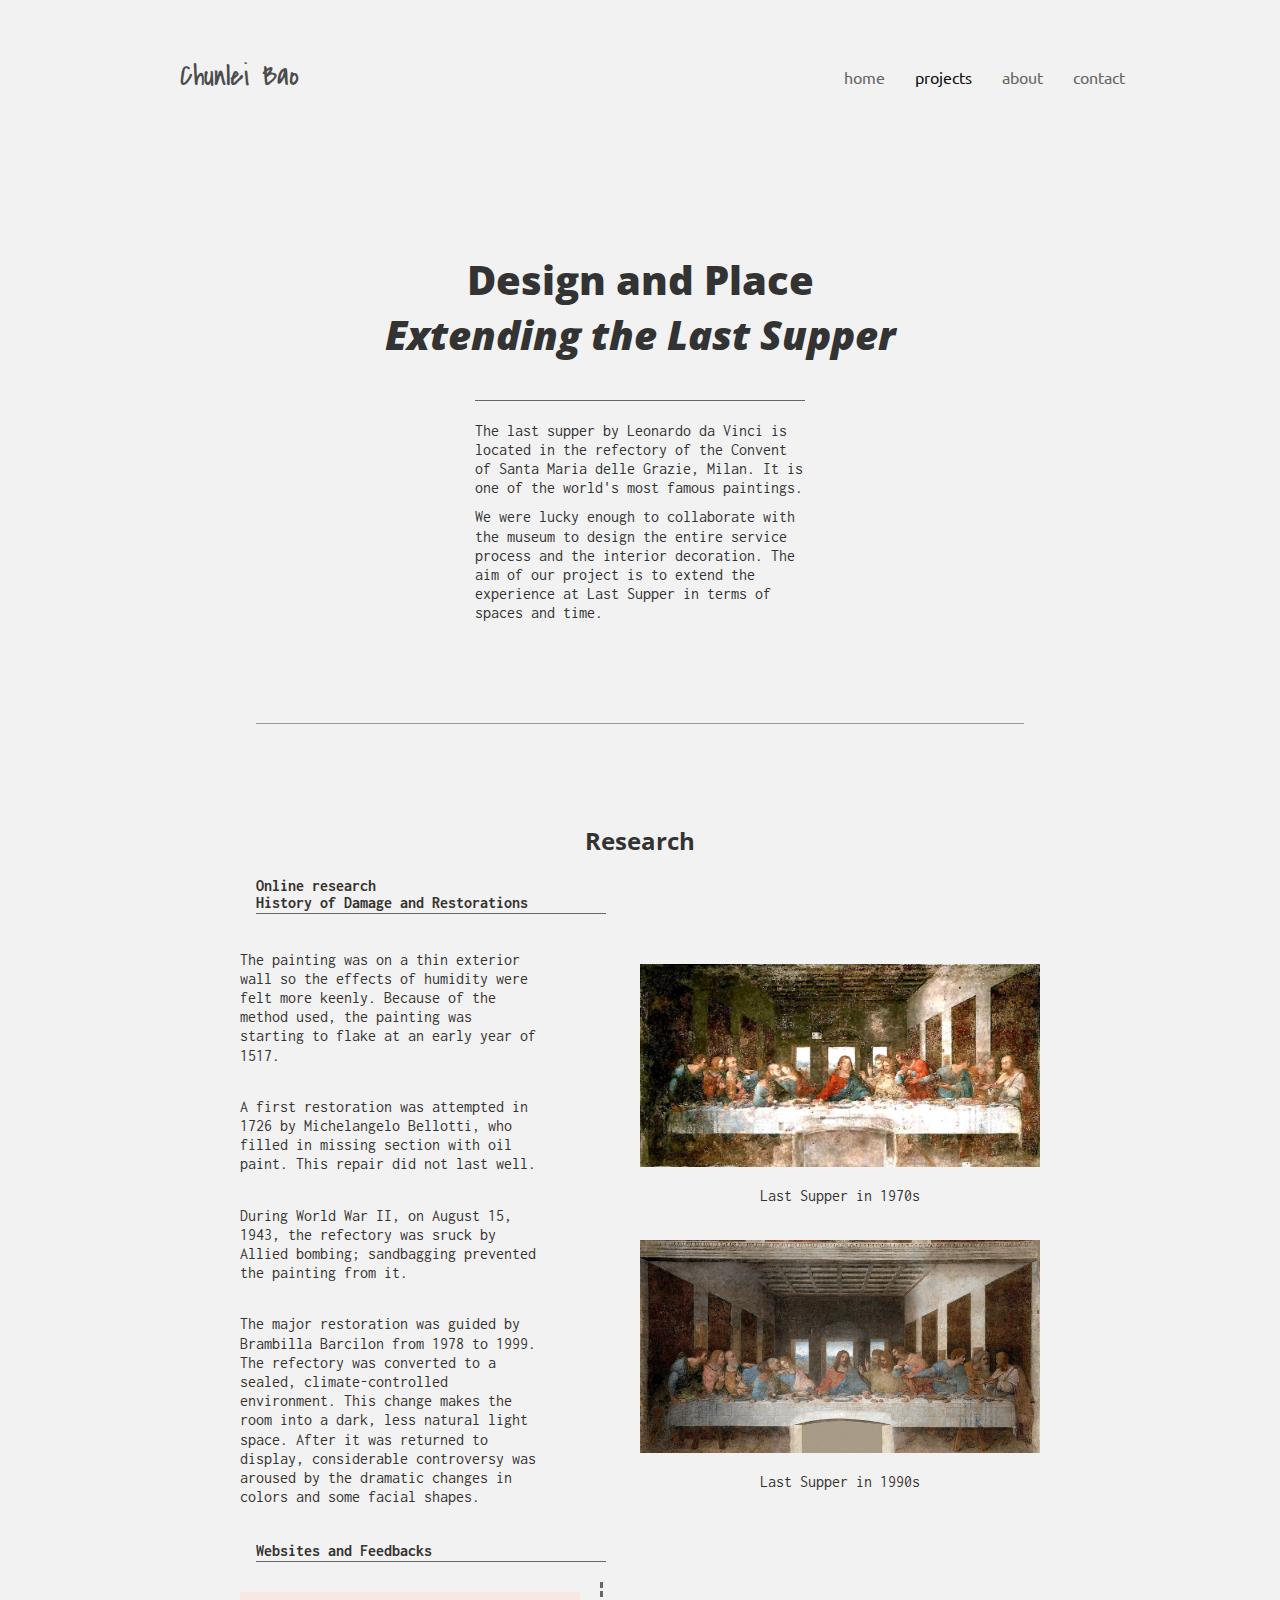
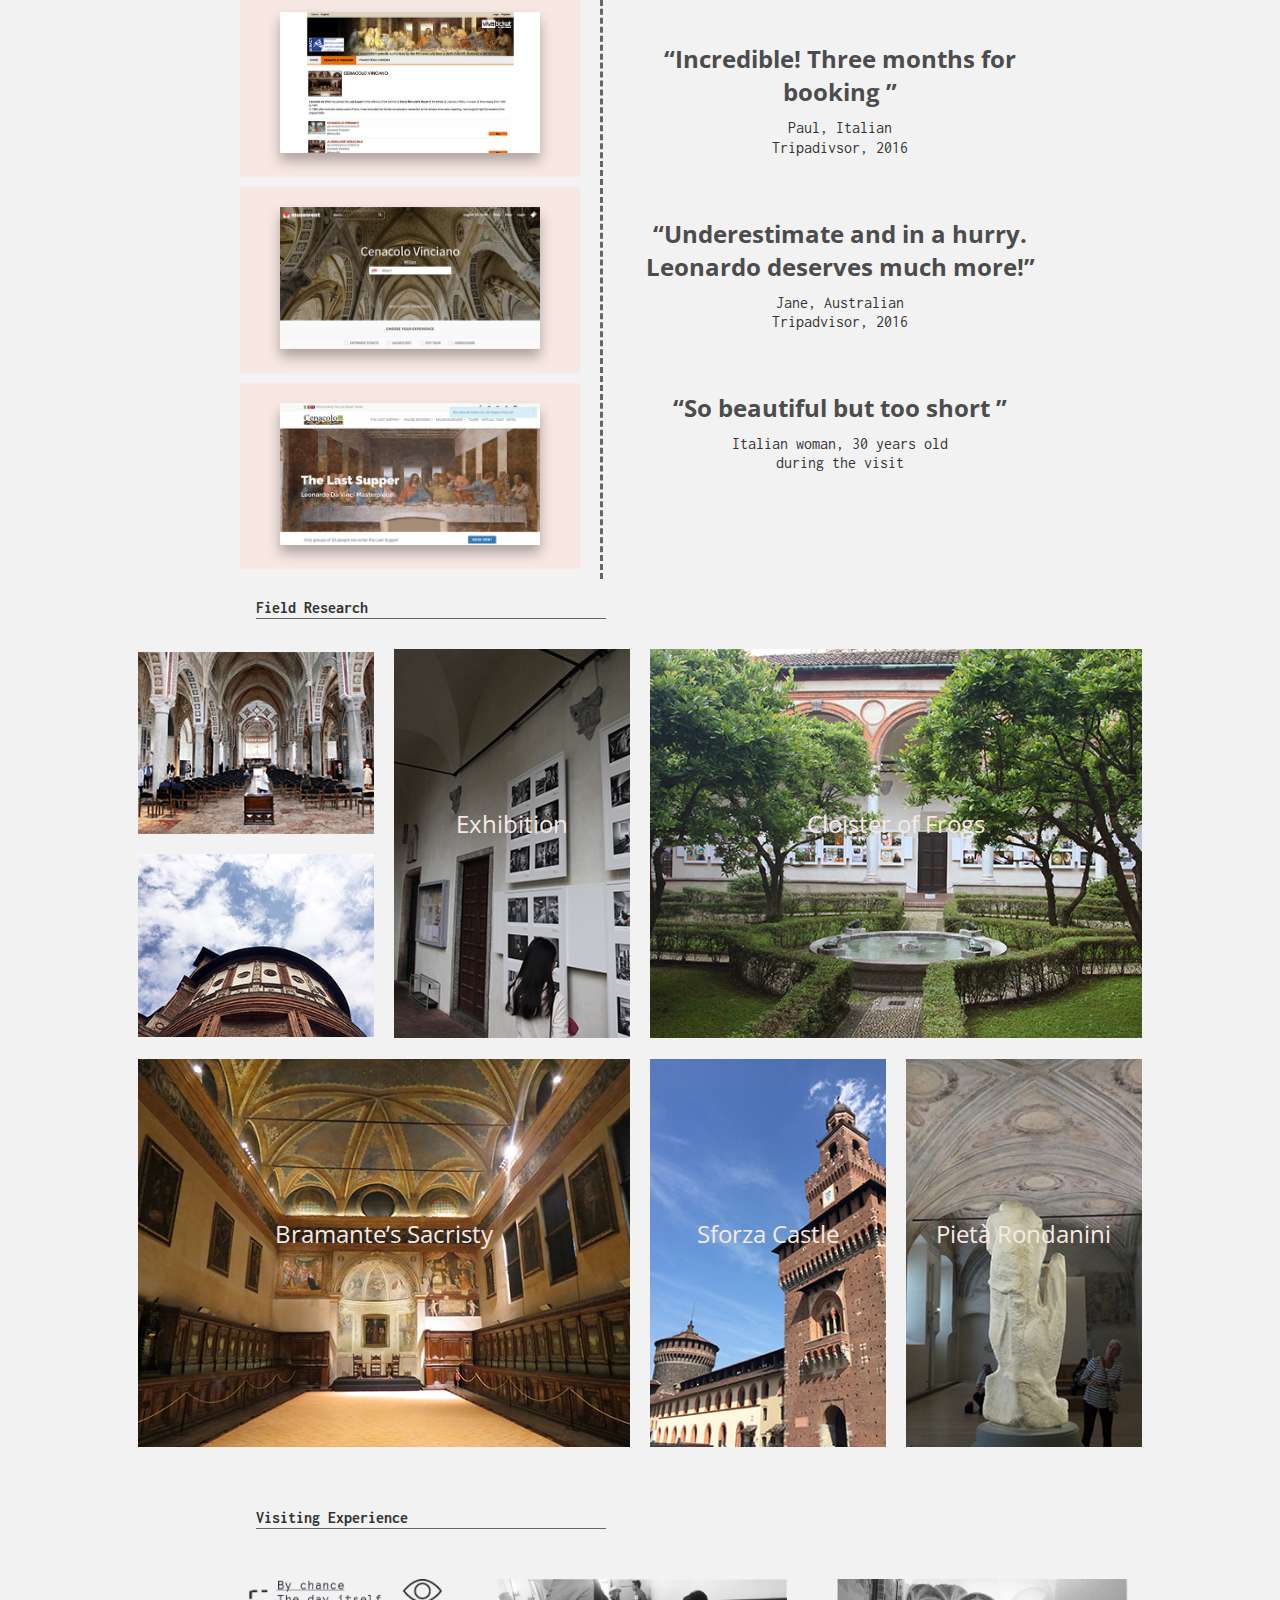
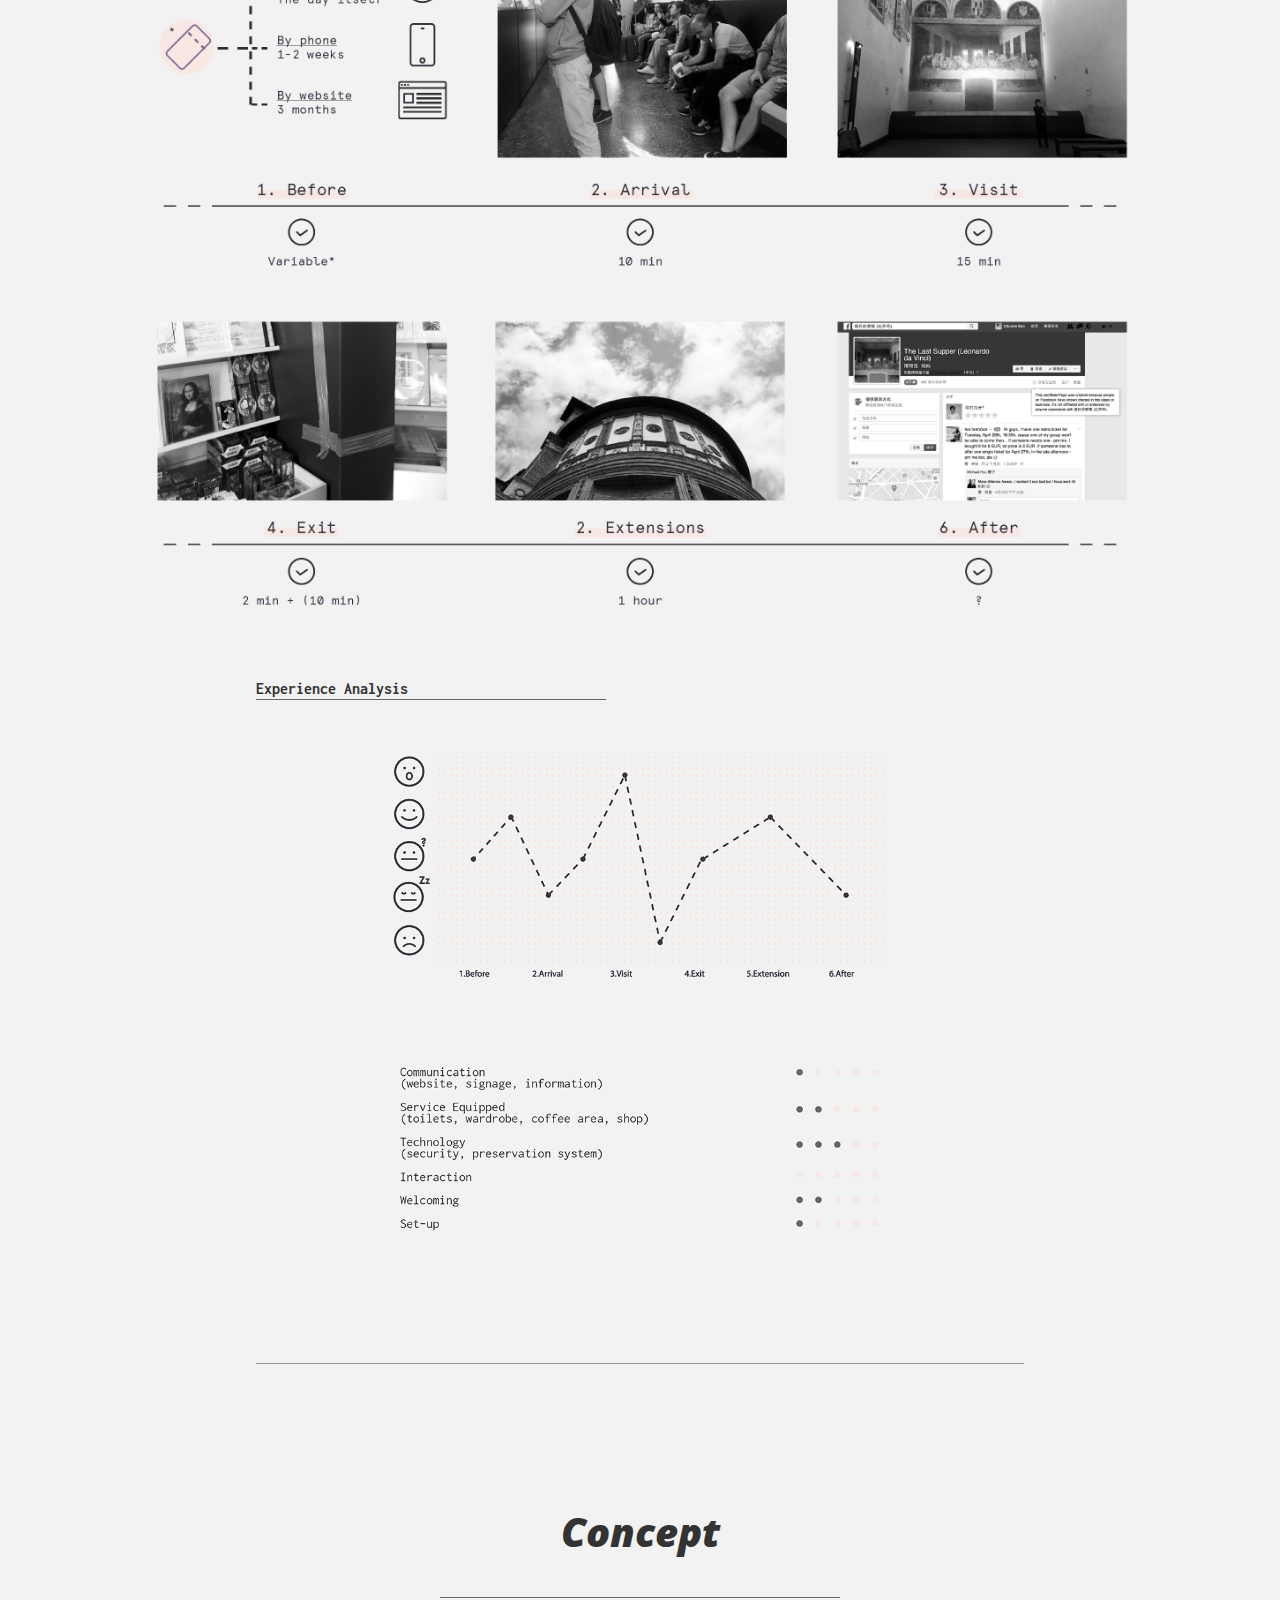
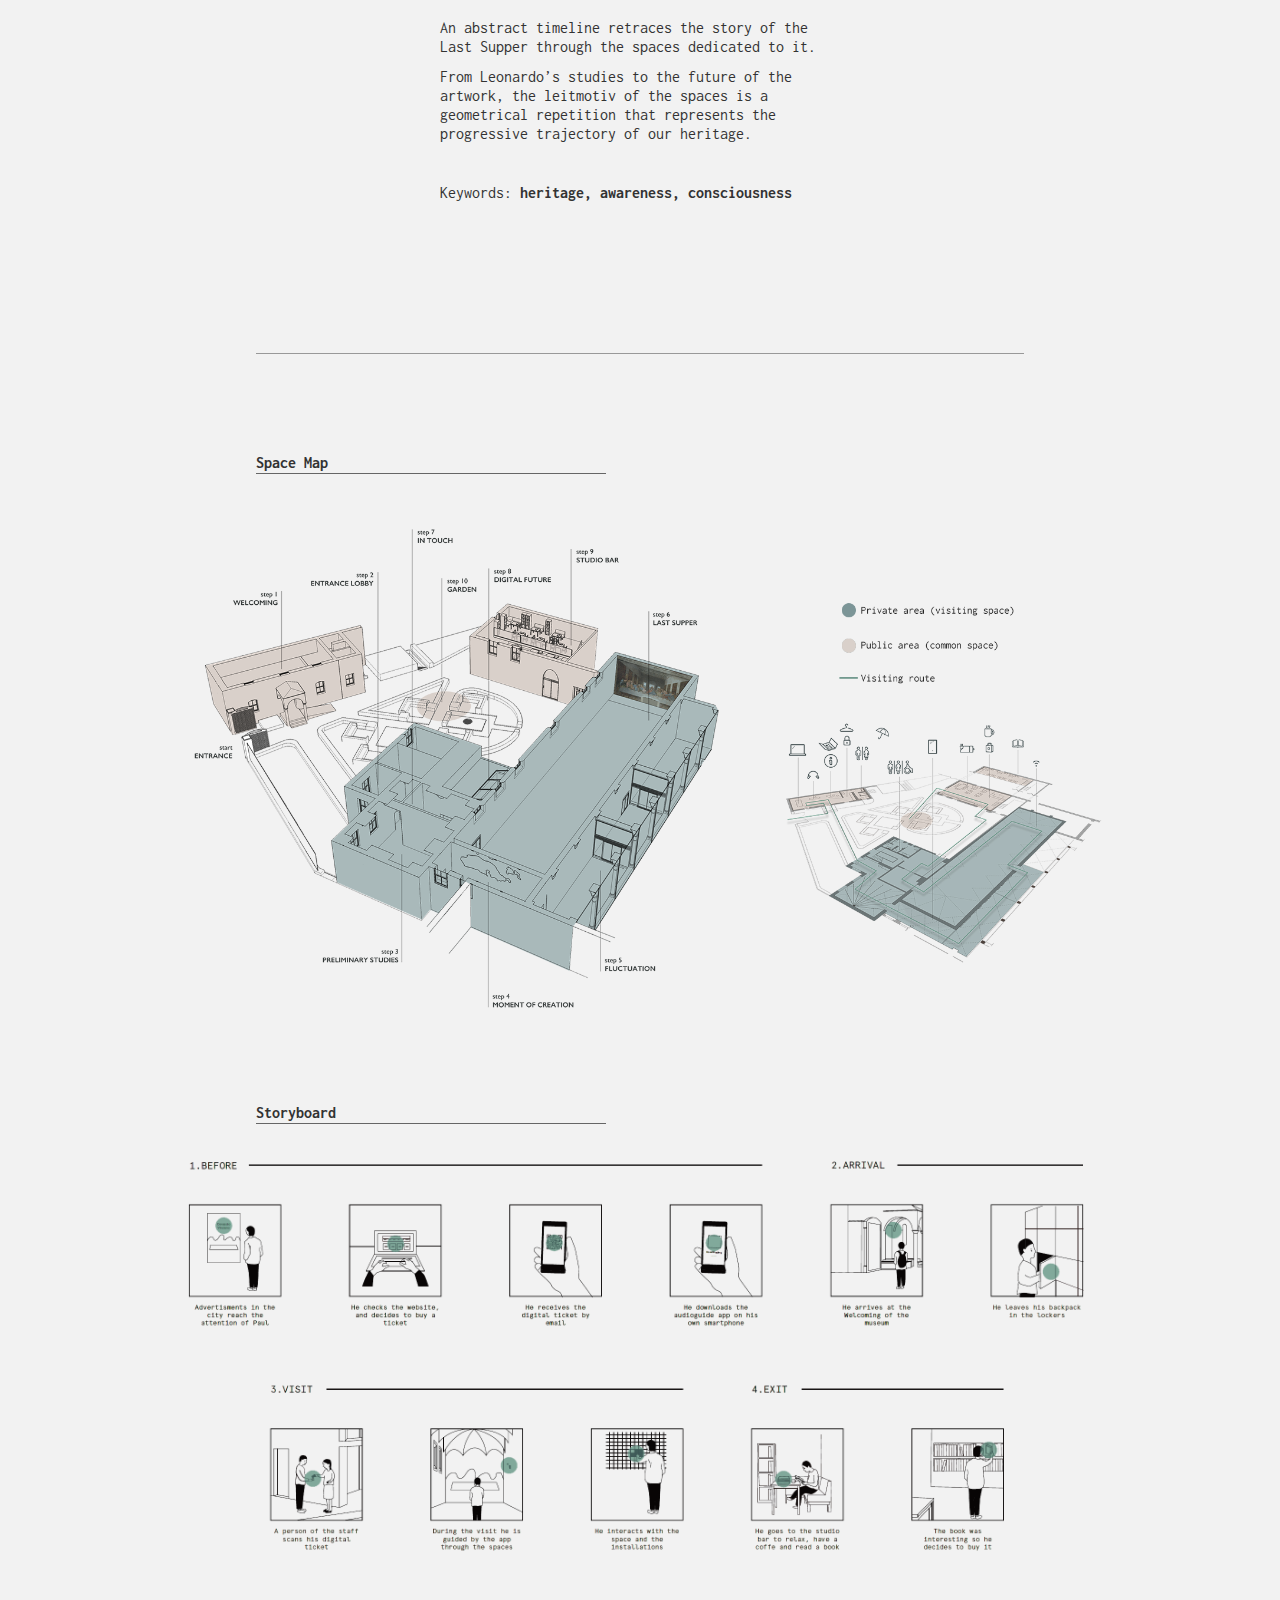
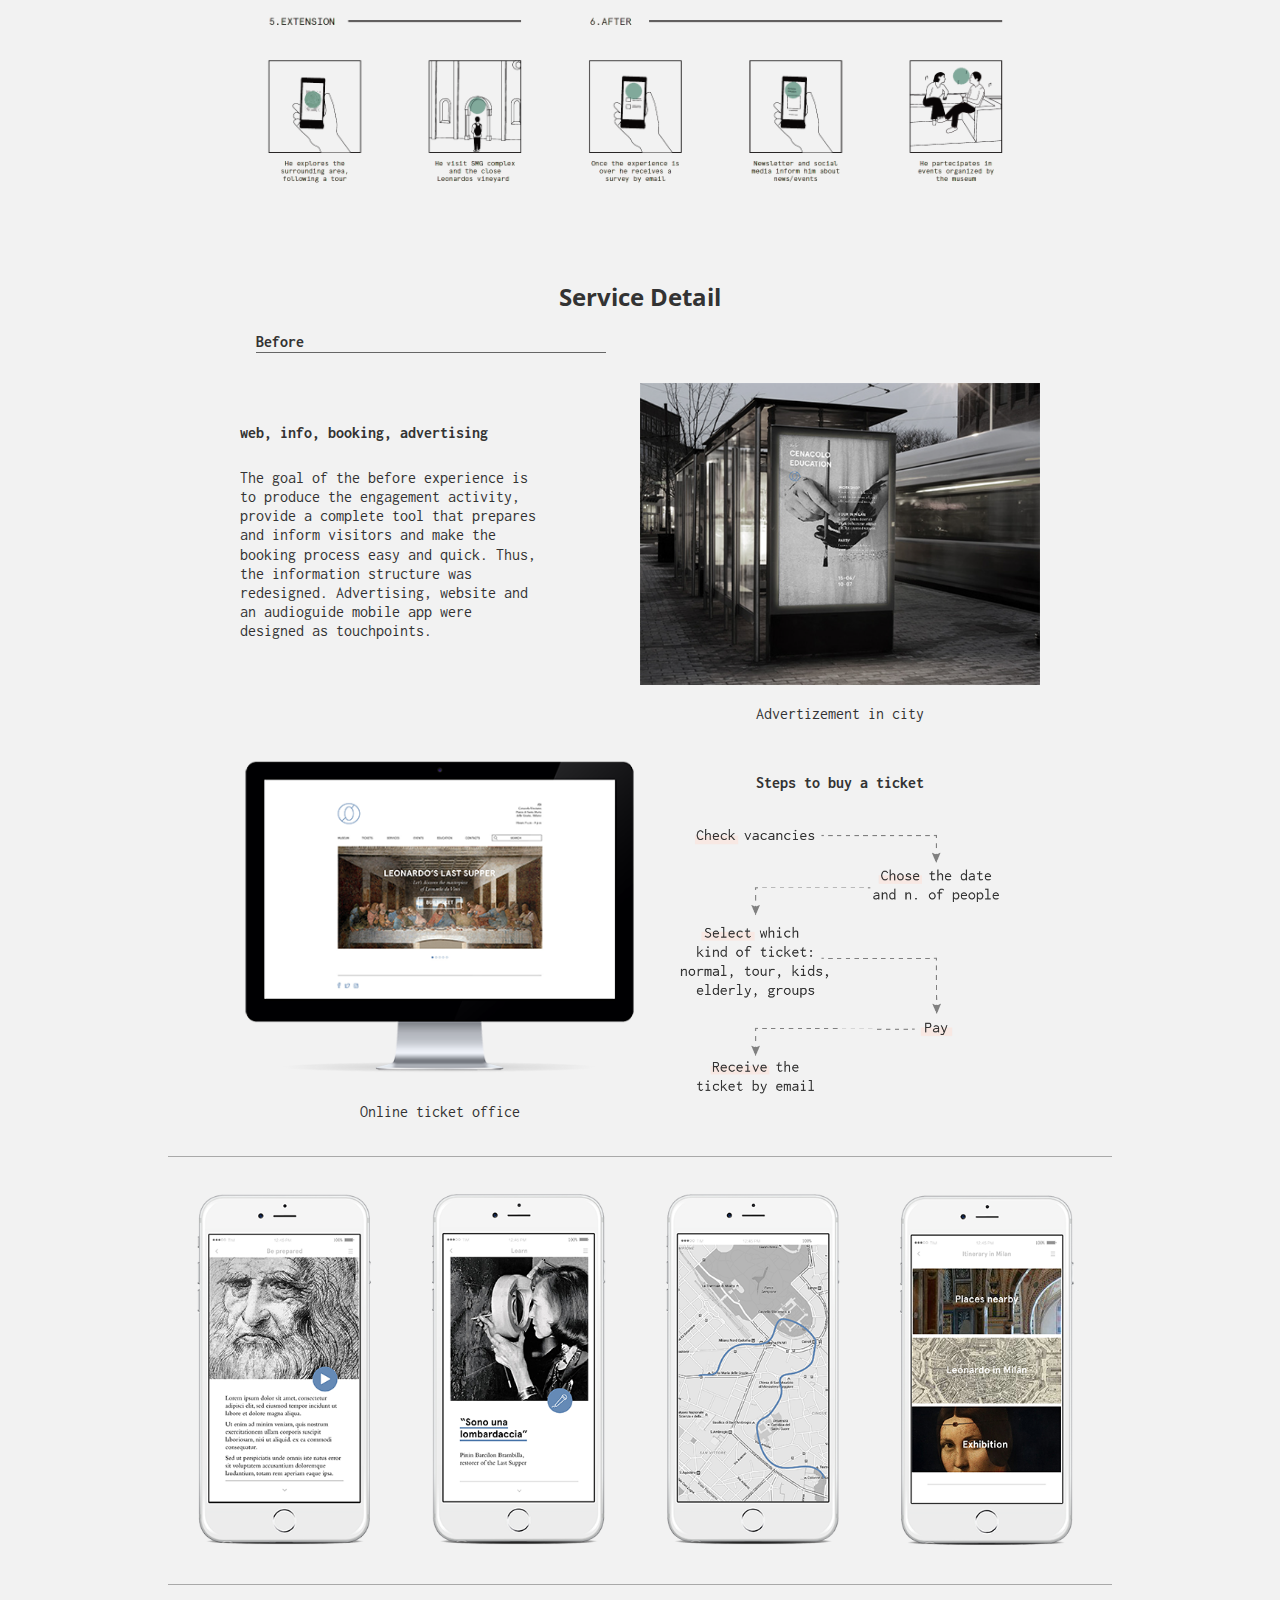
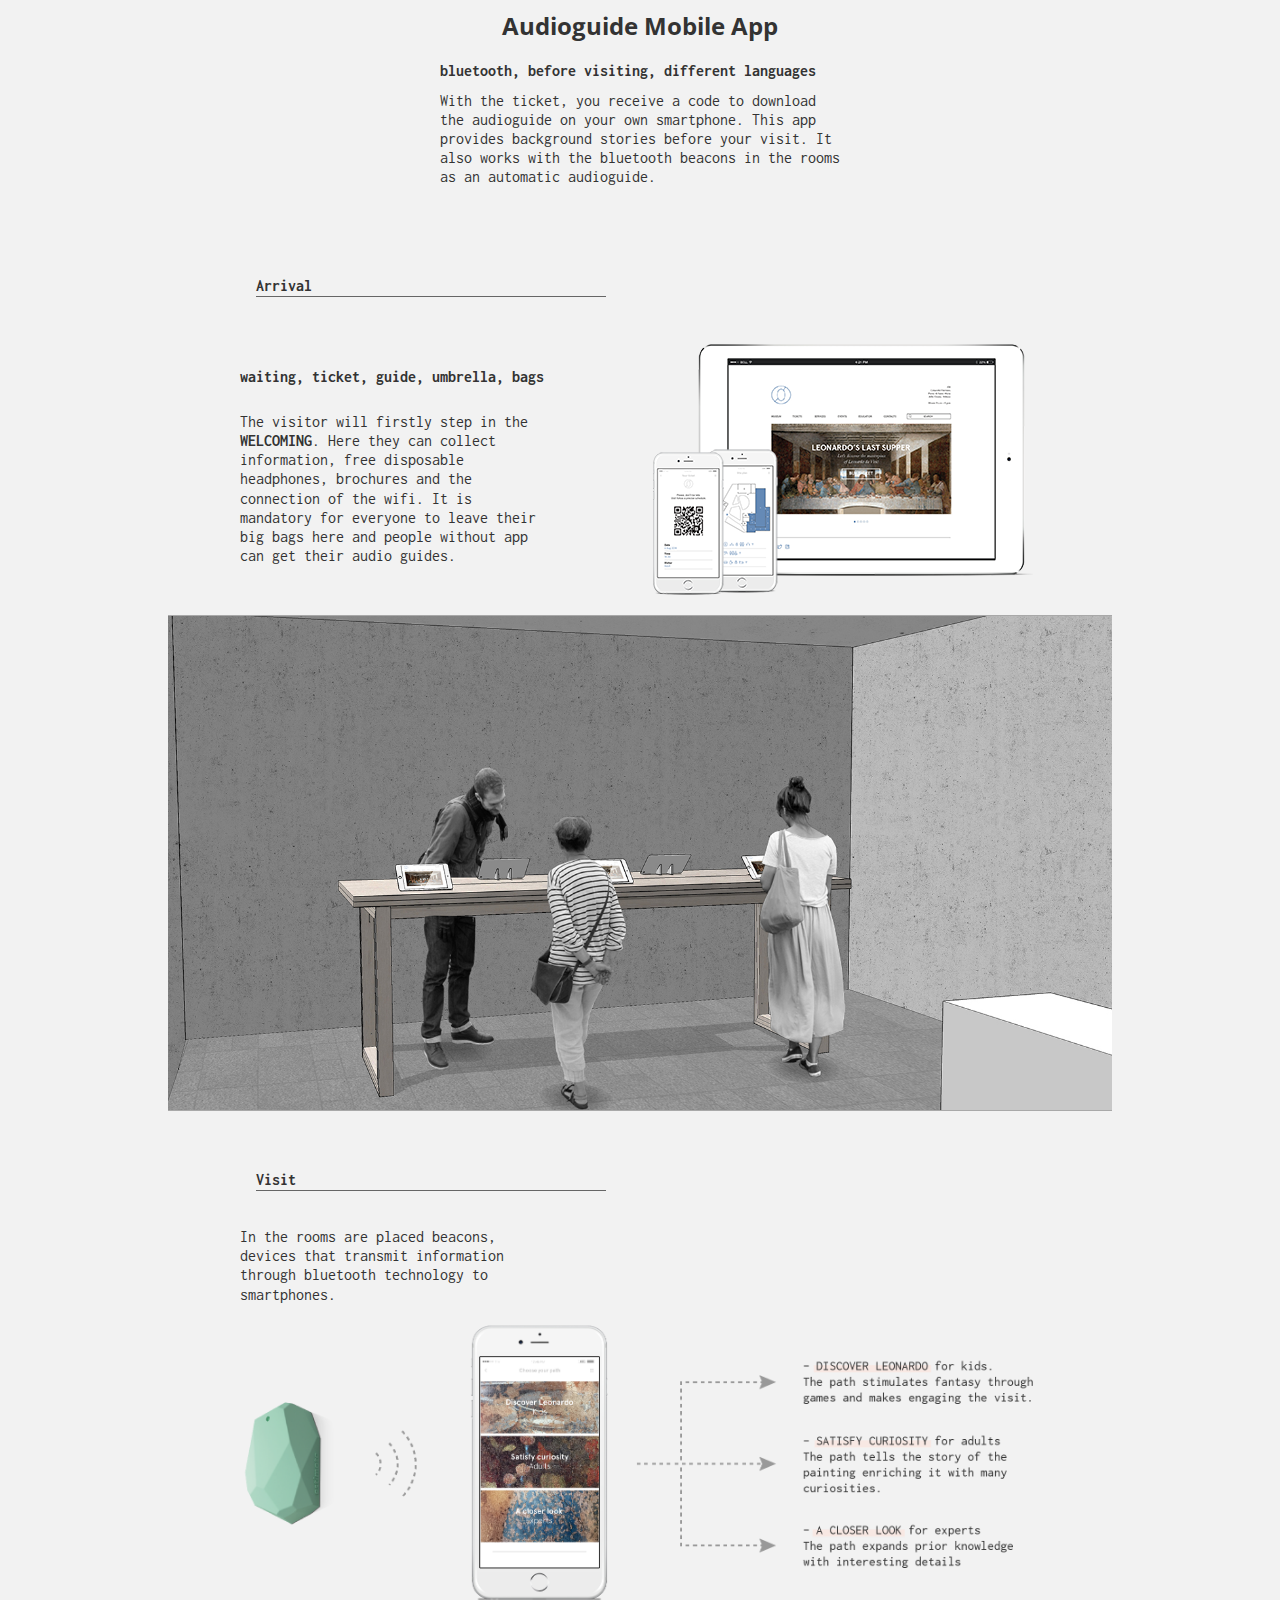
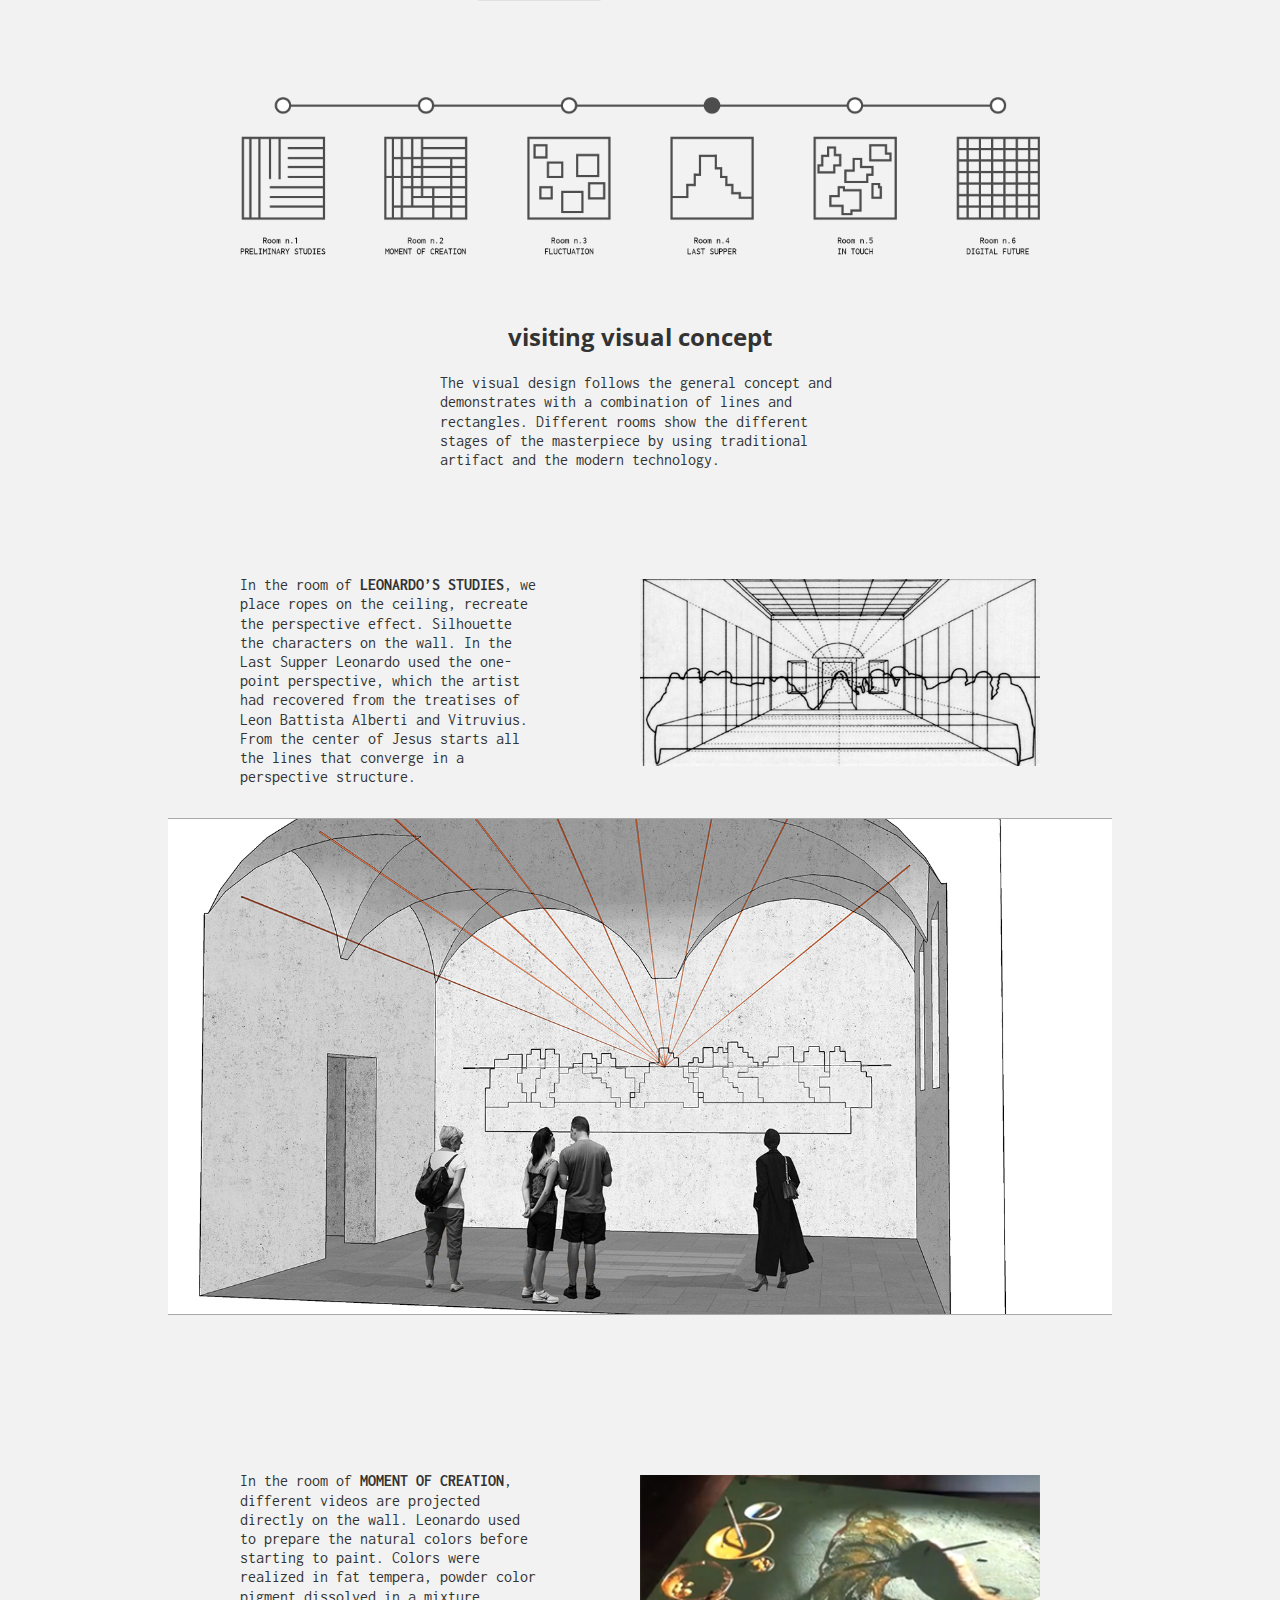
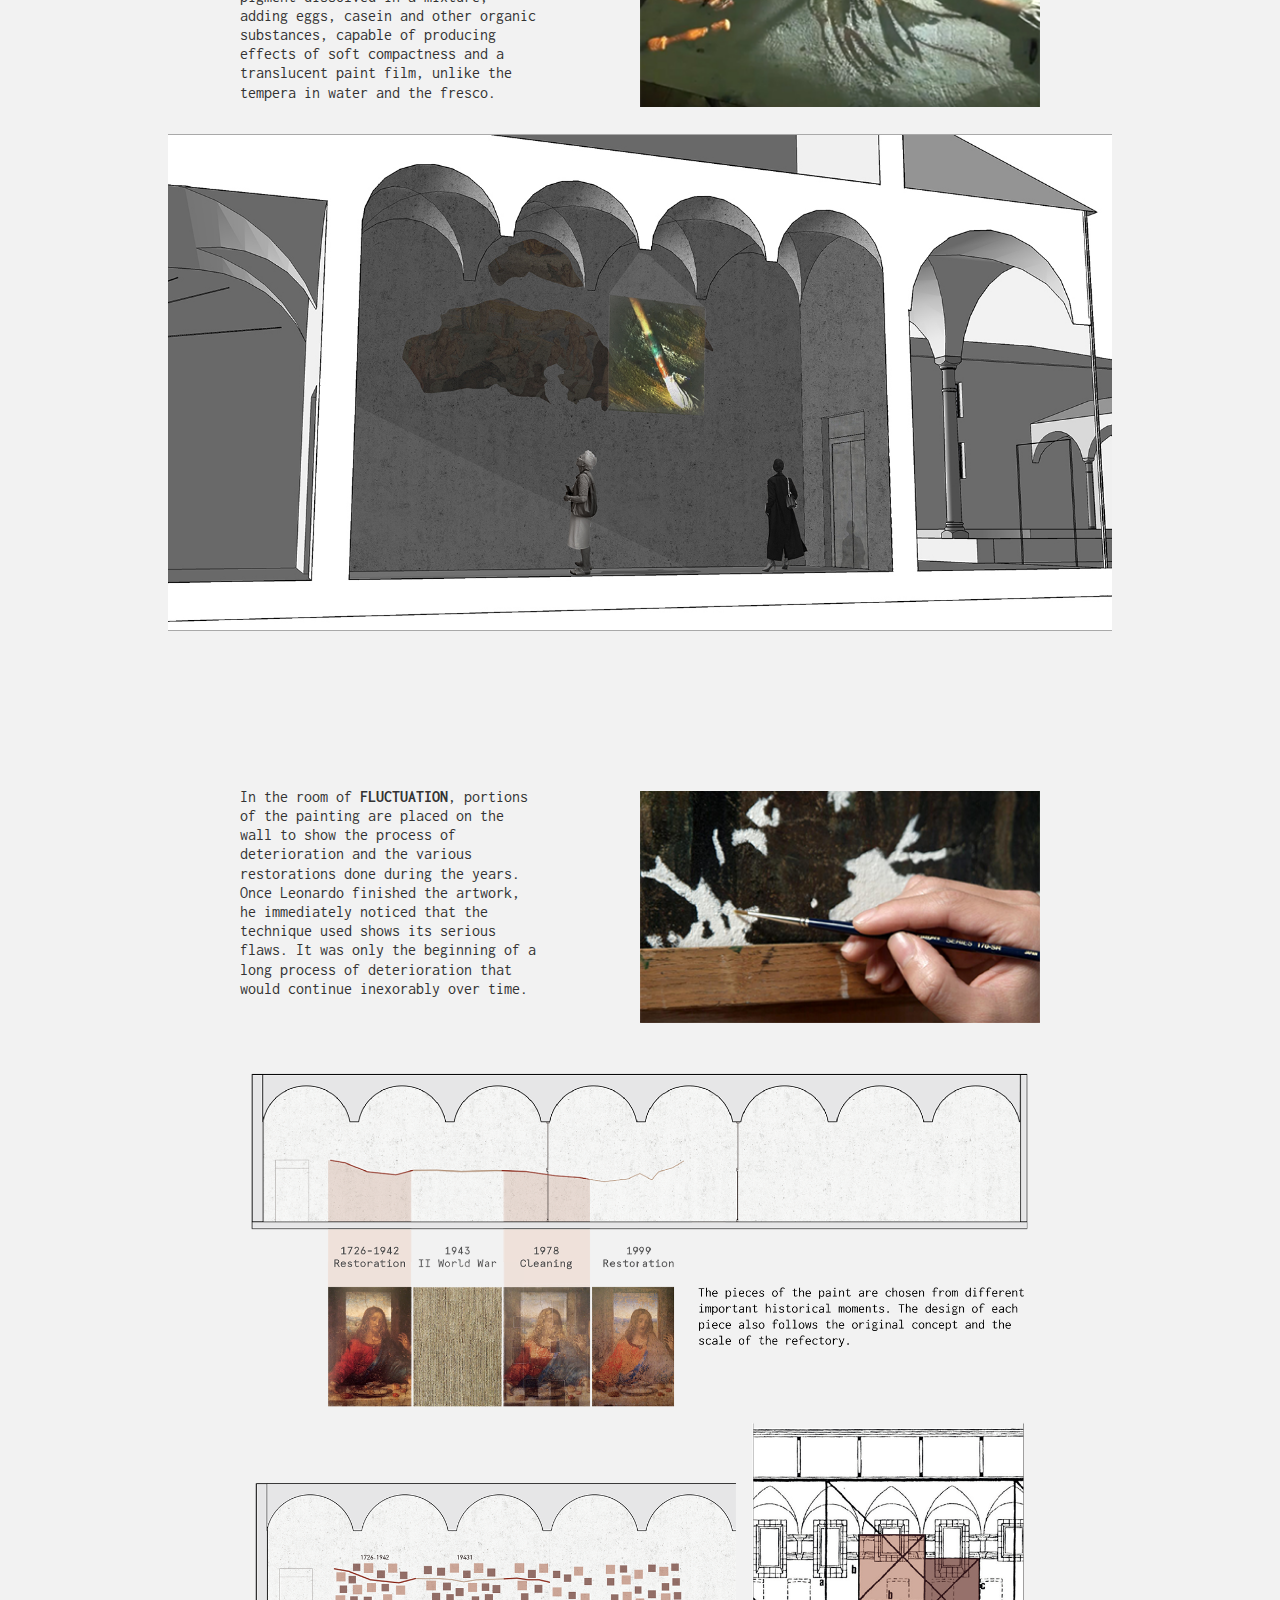
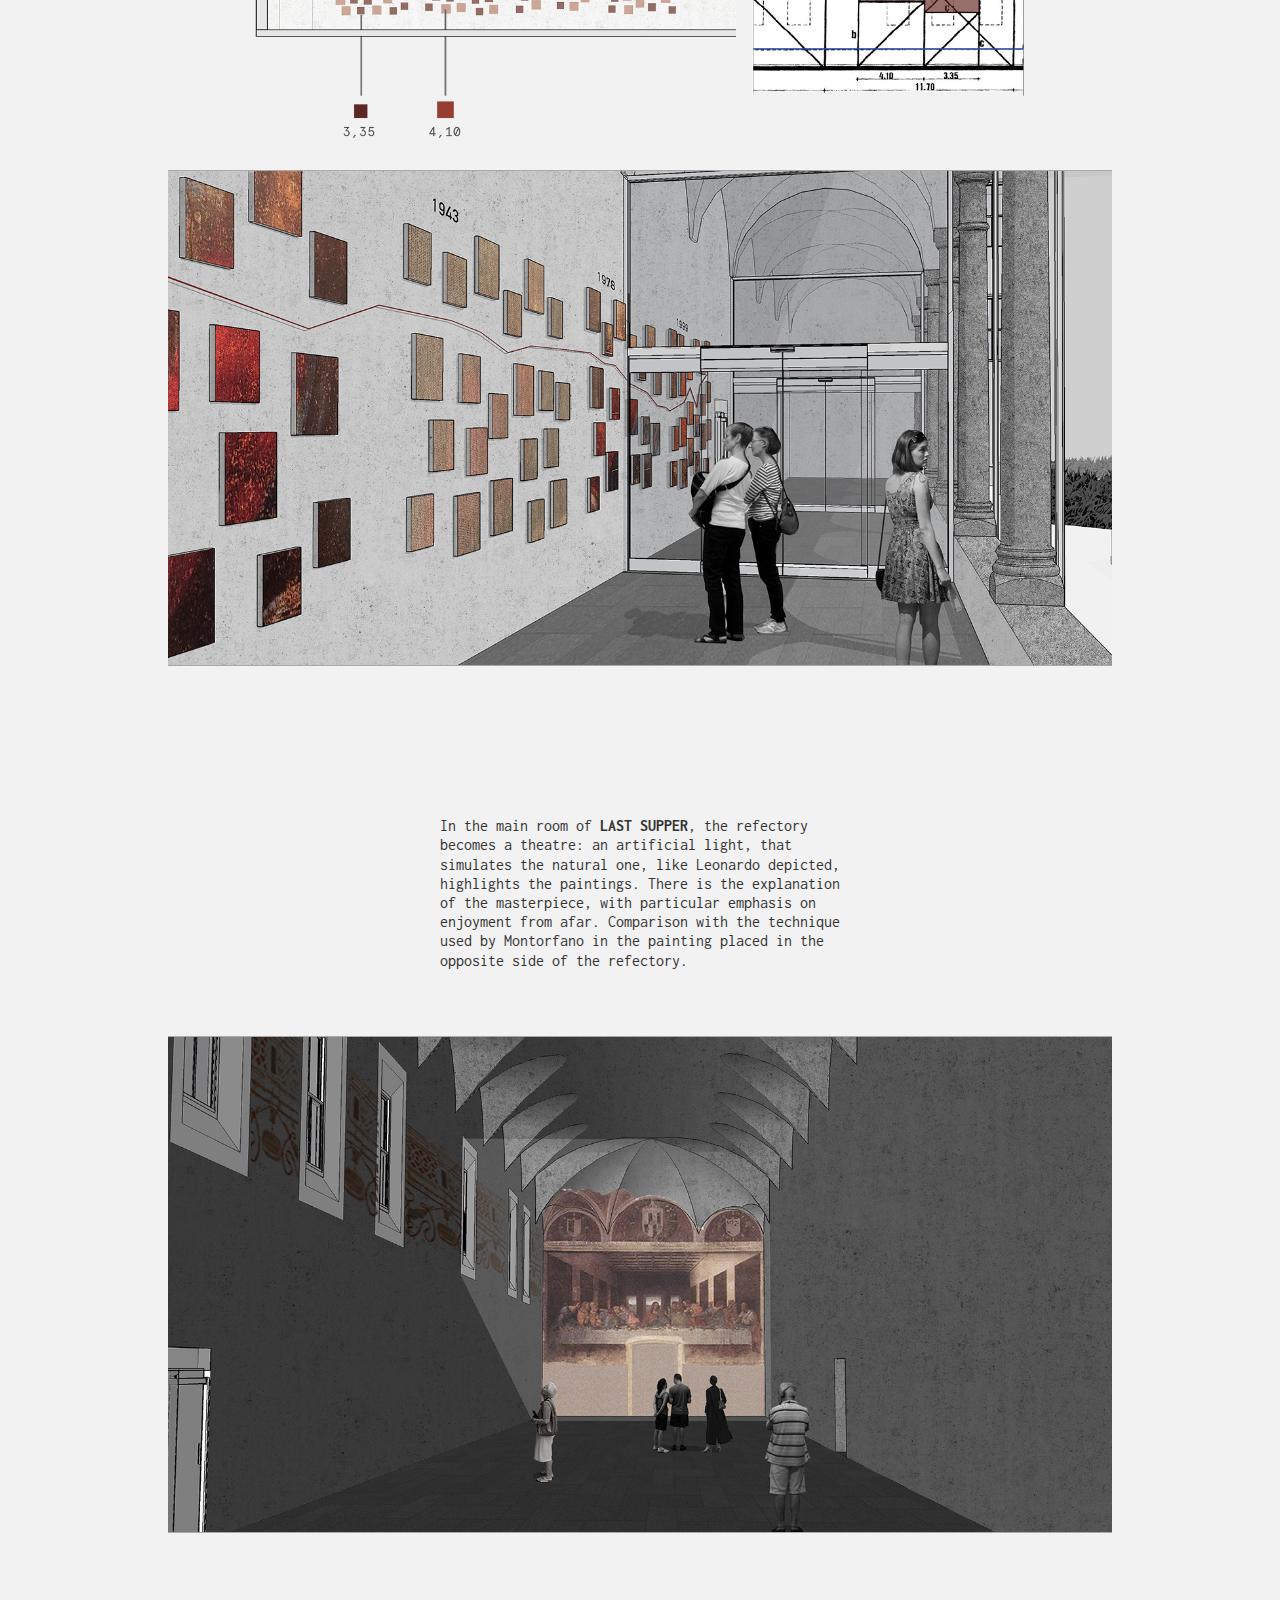
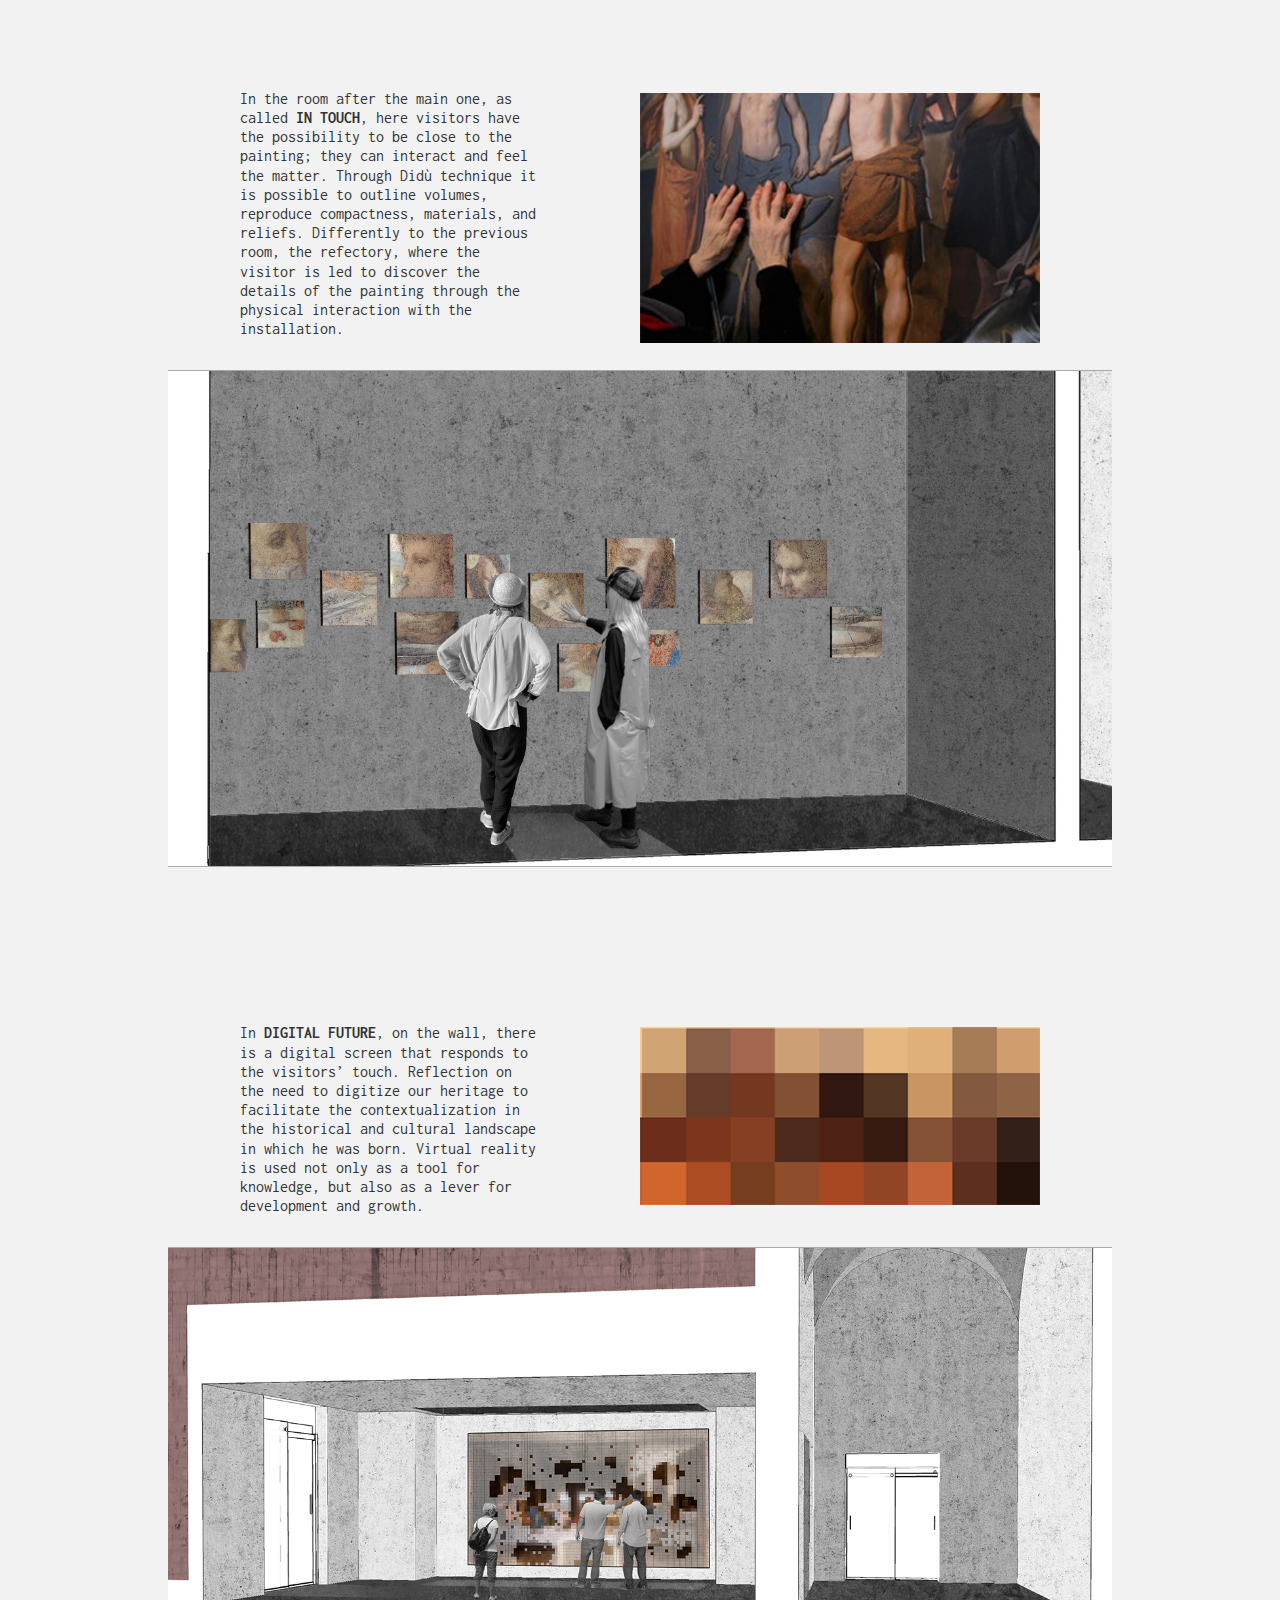
<file: mainpage/projects/lastsupper.html>
<!doctype html>
<html>
<head>
<title>Last supper</title>
<meta name="viewport" content="width=device-width, initial-scale=1.0">
<link rel="stylesheet" type="text/css" href="../../css/main.css">
<link href="https://fonts.googleapis.com/css?family=Ubuntu" rel="stylesheet">
<link href="https://fonts.googleapis.com/css?family=Covered+By+Your+Grace" rel="stylesheet">
<link href="https://fonts.googleapis.com/css?family=Inconsolata" rel="stylesheet">
<link href="https://fonts.googleapis.com/css?family=Open+Sans:700" rel="stylesheet">
</head>

<body>
  <ul class="nav">
    <li class="log"><a href="../../index.html">Chunlei Bao</a></li>
    <li class="navlist"><a href="../contact.html">contact</a></li>
    <li class="navlist"><a href="../about.html">about</a></li>
    <li id="listpage"><a href="../projects.html">projects</a></li>
	<li class="navlist"><a href="../../index.html">home</a></li>
  </ul>
  
  <h1 class="title">Design and Place</h1>
  <h1 class="title1">Extending the Last Supper</h1>
  <h3 class="intro1">The last supper by Leonardo da Vinci is located in the refectory of the Convent of Santa Maria delle Grazie, Milan. It is one of the world's most famous paintings.</h3>
  <h3 class="intro">We were lucky enough to collaborate with the museum to design the entire service process and the interior decoration. The aim of our project is to extend the experience at Last Supper in terms of spaces and time. </h3>
  <div class="line"></div>
  
  <h2>Research</h2>
  <h4 class="subtitle">Online research</h4>
  <h4 class="subtitle1">History of Damage and Restorations</h4>
  <div class="normalbox">
    <div class="ilbox">
      <p class="tleft">The painting was on a thin exterior wall so the effects of humidity were felt more keenly. Because of the method used, the painting was starting to flake at an early year of 1517.
      </p>
      <p class="tleft">A first restoration was attempted in 1726 by Michelangelo Bellotti, who filled in missing section with oil paint. This repair did not last well.</p>
      <p class="tleft">During World War II, on August 15, 1943, the refectory was sruck by Allied bombing; sandbagging prevented the painting from it.</p>
      <p class="tleft">The major restoration was guided by Brambilla Barcilon from 1978 to 1999. The refectory was converted to a sealed, climate-controlled environment. This change makes the room into a dark, less natural light space. After it was returned to display, considerable controversy was aroused by the dramatic changes in colors and some facial shapes. </p>
    </div>
    <div class="picr">
      <img class="imgr" src="../../pic/Leonardo_da_Vinci_-_Ultima_cena_-_ca_1975.jpg" />
      <p class="cent">Last Supper in 1970s</p>
      <img class="imgr" src="../../pic/ultima-cena-leonardo-last-supper.jpg"  />
      <p class="cent">Last Supper in 1990s</p>
    </div>
  </div>
  
  <div class="space"></div>
  <h4 class="subtitle1">Websites and Feedbacks</h4>
  <div class="normalbox">
  	<div class="picl">
  		<figure class="pinkb">
  			<img class="pink" src="../../pic/Schermata 2016-05-23 alle 17.28.16.png" />
  		</figure>
  		<figure class="pinkb">
  			<img class="pink" src="../../pic/Schermata 2016-05-23 alle 17.29.21.png" />
  		</figure>
  		<figure class="pinkb">
  			<img class="pink" src="../../pic/Schermata 2016-05-23 alle 17.29.52.png" />
  		</figure>
  	</div>
  	<div class="quotebigbox">
  	  <div class="quotebox">
  		<h5 class="quote">“Incredible! Three months for booking ”</h5>
  		<p class="intro2">Paul, Italian<br>
Tripadivsor, 2016</p>
  	  </div>
  	  <div class="quotebox">
  		<h5 class="quote">“Underestimate and
in a hurry. Leonardo deserves much more!”</h5>
  		<p class="intro2">Jane, Australian<br>
Tripadvisor, 2016</p>
  	  </div>
   	  <div class="quotebox">
  		<h5 class="quote">“So beautiful but too short ”</h5>
  		<p class="intro2">Italian woman, 30 years old<br>
during the visit</p>
  	  </div>
    </div>
  </div>
  
  <div class="space"></div>
  <h4 class="subtitle1">Field Research</h4>
  
<div class="normalbigbox">
 	<div id="this">
  	  <p class="pinktext1"></p>
  	  <p class="pinktext2"></p>
	</div>  
    <p class="pinktext3">Exhibition</p>
  	<p class="pinktext4">Cloister of Frogs</p>
	<p class="pinktext5">Bramante’s Sacristy</p>
  	<p class="pinktext6">Sforza
Castle</p>
  	<p class="pinktext7">Pietà
Rondanini</p>
</div>
  	
  <div class="space"></div>
  <div class="space"></div>
  <div class="space"></div>
  <h4 class="subtitle1">Visiting Experience</h4>
  <div class="normalbigbox1">
    <img class="somepic" src="../../pic/experiencee.png" />
  </div>
   
  <div class="space"></div>
  <div class="space"></div>
  <div class="space"></div>
  <h4 class="subtitle1">Experience Analysis</h4>
  <div class="space"></div>
  <div class="normalboxsmall">
    <img class="somepic" src="../../pic/emotionmap.png" />
    <div class="space"></div>
    <div class="space"></div>
    <img class="somepic" src="../../pic/evaluation.png" />
  </div>
  
  <div class="line"></div>
  <div class="space"></div>
  <div class="space"></div>
  <h1 class="title1">Concept</h1>
  <h3 class="intro4">An abstract timeline retraces the story of the Last Supper
through the spaces dedicated to it.</h3>
  <h3 class="intro3">From Leonardo’s studies to the future of the artwork, the
leitmotiv of the spaces is a geometrical repetition
that represents the progressive trajectory of our heritage.</h3>
  <div class="space"></div>
  <h3 class="intro3">Keywords: <span style="font-weight: 700">heritage, awareness, consciousness</span></h3>
  <div class="space"></div>
  <div class="space"></div>
  <div class="line"></div>
  
  <h4 class="subtitle1">Space Map</h4>
  <div class="normalbigbox2">
  	<figure>
  		<img id="thispic" src="../../pic/forrendering3dbig.png" />
  	</figure>
  	<figure>
  		<img id="thispic2" src="../../pic/formapsmall1000.png" />
  	</figure>
  </div>
  
  <h4 class="subtitle1">Storyboard</h4>
  <div class="normalbigbox1">
  	<figure>
  		<img class="normalpic" src="../../pic/storyboard.png" />
  	</figure>
  </div>
  
  <div class="space"></div>
  <div class="space"></div>
  <h2>Service Detail</h2>
  <h4 class="subtitle1">Before</h4>
  <div class="normalbox">
   <div class="ilbox">
   <div class="space"></div>
   <div class="space"></div>
   <h3 class="intro3"><span style="font-weight: 700">web, info, booking, advertising</span></h3>
    <p class="tleft">The goal of the before experience is to produce the engagement activity, provide a complete tool that prepares and inform visitors and make the booking process easy and quick. Thus, the information structure was redesigned. Advertising, website and an audioguide mobile app were designed as touchpoints.</p>
    </div>
    <div class="bigimgr">
      <img class="imgr" src="../../pic/advpublic.png" />
      <p class="cent">Advertizement in city</p>
    </div>
  </div>
  <div class="space"></div>
  <div class="space"></div>
  <div class="normalbox">
  	<div class="bigimgl">
  		<img class="imgr" src="../../pic/Project_Page_11.png" />
  		<p class="cent">Online ticket office</p>
  	</div>
  	<div class="bigimgrr">
		<p class="cent"><span style="font-weight: 700">Steps to buy a ticket</span></p>
  		<img class="imgrr" src="../../pic/step_buying.png" />
  	</div>
  </div>
  <div class="space"></div>
  <div class="space"></div>
  <div class="normalbigbox1">
  	<figure>
  		<img class="apppic" src="../../pic/app_intro.png" />
  	</figure>
  </div>
  <h2>Audioguide Mobile App</h2>
  <h3 class="intro3"><span style="font-weight: 700">bluetooth, before visiting, different languages</span></h3>
  <h3 class="intro3">With the ticket, you receive a code to download the audioguide on your own smartphone. This app provides background stories before your visit. It also works with the bluetooth beacons in the rooms as an automatic audioguide.
 </h3>
 <div class="space"></div>
 <div class="space"></div>
 <div class="space"></div>
 <div class="space"></div>
 
 <h4 class="subtitle1">Arrival</h4>
 <div class="normalbox">
   <div class="ilbox">
   <div class="space"></div>
   <div class="space"></div>
   <h3 class="intro3"><span style="font-weight: 700">waiting, ticket, guide, umbrella, bags</span></h3>
   <p class="tleft">The visitor will firstly step in the <span style="font-weight: 700">WELCOMING</span>. Here they can collect information, free disposable headphones, brochures and the connection of the wifi. It is mandatory for everyone to leave their big bags here and people without app can get their audio guides.
   </p>
    </div>
    <div class="bigimgr">
      <img class="imgr" src="../../pic/padapp.png" />
    </div>
  </div>
  <div class="normalbigbox2">
  	<figure>
  		<img class="apppic" src="../../pic/1.jpg" />
  	</figure>
  </div>
 <div class="space"></div>
 <div class="space"></div>
 
 <h4 class="subtitle1">Visit</h4>
 <div class="normalbox"> 
  <p class="tleft">In the rooms are placed beacons, devices that transmit information through bluetooth technology to smartphones.
   </p>
  </div>
  <div class="normalbox">
  	<img class="normalpic" src="../../pic/beaconsys.png" />
  </div>
 <div class="space"></div>
 <div class="space"></div>
 <div class="space"></div>
 <div class="space"></div>
  <div class="normalbox">
  	<img class="normalpic" src="../../pic/visiting_graphic.png" />
  </div>
  <div class="space"></div>
  <div class="space"></div>
  <h2>visiting visual concept</h2>
  <h3 class="intro3">The visual design follows the general concept and demonstrates with a combination of lines and rectangles. Different rooms show the different stages of the masterpiece by using traditional artifact and the modern technology.
 </h3>
 
 <div class="space"></div>
   <div class="space"></div>
 <div class="normalbox">
   <div class="ilbox">
   <div class="space"></div>
   <div class="space"></div>
   <p class="tleft">In the room of <span style="font-weight: 700">LEONARDO’S STUDIES</span>, we place ropes on the ceiling, recreate the perspective effect. Silhouette the characters on the wall. In the Last Supper Leonardo used the one-point perspective, which the artist had recovered from the treatises of Leon Battista Alberti and Vitruvius. From the center of Jesus starts all the lines that converge in a perspective structure.
   </p>
    </div>
    <div class="bigimgrc">
      <img class="imgr" src="../../pic/pic_render/屏幕快照 2017-06-06 22.54.29.png" />
    </div>
  </div>
  <div class="normalbigbox2">
  	<figure>
  		<img class="apppic" src="../../pic/pic_render/4.jpg" />
  	</figure>
  </div>
 <div class="space"></div>
 <div class="space"></div>
 
 <div class="space"></div>
   <div class="space"></div>
 <div class="normalbox">
   <div class="ilbox">
   <div class="space"></div>
   <div class="space"></div>
   <p class="tleft">In the room of <span style="font-weight: 700">MOMENT OF CREATION</span>, different videos are projected directly on the wall. Leonardo used to prepare the natural colors before starting to paint. Colors were realized in fat tempera, powder color pigment dissolved in a mixture, adding eggs, casein and other organic substances, capable of producing effects of soft compactness and a translucent paint film, unlike the tempera in water and the fresco.
   </p>
    </div>
    <div class="bigimgrc">
      <img class="imgr" src="../../pic/pic_render/for.png" />
    </div>
  </div>
  <div class="normalbigbox2">
  	<figure>
  		<img class="apppic" src="../../pic/pic_render/5.3.jpg" />
  	</figure>
  </div>
 <div class="space"></div>
 <div class="space"></div>
  
  <div class="space"></div>
   <div class="space"></div>
 <div class="normalbox">
   <div class="ilbox">
   <div class="space"></div>
   <div class="space"></div>
   <p class="tleft">In the room of <span style="font-weight: 700">FLUCTUATION</span>, portions of the painting are placed on the wall to show the process of deterioration and the various restorations done during the years. Once Leonardo finished the artwork, he immediately noticed that the technique used shows its serious flaws. It was only the beginning of a long process of deterioration that would continue inexorably over time.

   </p>
    </div>
    <div class="bigimgrc">
      <img class="imgr" src="../../pic/pic_render/屏幕快照 2017-06-06 23.07.19.png" />
    </div>
    <div class="space"></div>
   <div class="space"></div>
    <div class="normalbox">
    	<img class="normalpic" src="../../pic/pic_render/pixl1.png" />
     	<img class="normalpic" src="../../pic/pic_render/pixl2.png" />
    </div>
  </div>
  <div class="normalbigbox2">
  	<figure>
  		<img class="apppic" src="../../pic/pic_render/6.jpg" />
  	</figure>
  </div>
 <div class="space"></div>
 <div class="space"></div>
 
 <div class="space"></div>
   <div class="space"></div>
 <div class="normalbox">
   <div class="space"></div>
   <div class="space"></div>
   <p class="intro3">In the main room of <span style="font-weight: 700">LAST SUPPER</span>, the refectory becomes a theatre: an artificial light, that simulates the natural one, like Leonardo depicted, highlights the paintings. There is the explanation of the masterpiece, with particular emphasis on enjoyment from afar. Comparison with the technique used by Montorfano in the painting placed in the opposite side of the refectory.
   </p>
   <div class="space"></div>
 <div class="space"></div>
  </div>
  <div class="normalbigbox2">
  	<figure>
  		<img class="apppic" src="../../pic/pic_render/8.jpg" />
  	</figure>
  </div>
 <div class="space"></div>
 <div class="space"></div>
 
 <div class="space"></div>
   <div class="space"></div>
 <div class="normalbox">
   <div class="ilbox">
   <div class="space"></div>
   <div class="space"></div>
   <p class="tleft">In the room after the main one, as called <span style="font-weight: 700">IN TOUCH</span>, here visitors have the possibility to be close to the painting; they can interact and feel the matter. Through Didù technique it is possible to outline volumes, reproduce compactness, materials, and reliefs. Differently to the previous room, the refectory, where the visitor is led to discover the details of the painting through the physical interaction with the installation.
   </p>
    </div>
    <div class="bigimgrc">
      <img class="imgr" src="../../pic/pic_render/Screen Shot 2018-05-26 at 18.29.50.png" />
    </div>
  </div>
  <div class="normalbigbox2">
  	<figure>
  		<img class="apppic" src="../../pic/pic_render/9.jpg" />
  	</figure>
  </div>
 <div class="space"></div>
 <div class="space"></div>
 
 <div class="space"></div>
   <div class="space"></div>
 <div class="normalbox">
   <div class="ilbox">
   <div class="space"></div>
   <div class="space"></div>
   <p class="tleft">In <span style="font-weight: 700">DIGITAL FUTURE</span>, on the wall, there is a digital screen that responds to the visitors’ touch. Reflection on the need to digitize our heritage to facilitate the contextualization in the historical and cultural landscape in which he was born. Virtual reality is used not only as a tool for knowledge, but also as a lever for development and growth.
   </p>
    </div>
    <div class="bigimgrc">
      <img class="imgr" src="../../pic/pic_render/屏幕快照 2017-06-06 23.23.48.png" />
    </div>
  </div>
  <div class="normalbigbox2">
  	<figure>
  		<img class="apppic" src="../../pic/pic_render/10.jpg" />
  	</figure>
  </div>
 <div class="space"></div>
 <div class="space"></div>
 
 <h4 class="subtitle1">Exit</h4>
 <div id="normalboxcc">
 	<div class="normalbox">
   <div class="ilbox">
   <div class="space"></div>
   <div class="space"></div>
   <div class="space"></div>
   <h3 class="intro3"><span style="font-weight: 700">book/gift shop, the garden</span></h3>
   <p class="tleft">When the visit is over, people can go to the book shop/cafeteria or enjoy the garden, its natural outdoor extension. These spaces work also as waiting areas before the visit.
   </p>
    </div>
    <div class="bigimgr">
      <img class="imgr" src="../../pic/pic_render/2.jpg" />
      <img class="imgr" src="../../pic/pic_render/3.jpg" />
    </div>
  </div>
 </div>
 
 <h4 class="subtitle1">Extension</h4>
 <div class="normalbox">
 	<div class="normalbox">
   <div class="ilbox">
   <div class="space"></div>
   <div class="space"></div>
   <div class="space"></div>
   <h3 class="intro3"><span style="font-weight: 700">education/community room, SMG, cloister and sacristies</span></h3>
   <h3 class="intro3"><span style="font-weight: 700">SPECIAL TICKETS</span></h3>
   <p class="tleft">The booking system offers different kinds of tickets and other programs:
   </p>
   <p class="tleft">
- Last Supper + Leonardo’s vineyard
   </p>
   <p class="tleft">
- Last Supper + SMG tour 
(church, cloister, Bramante’s sacrysty)
   </p>
   <p class="tleft">
- Last Supper + aperitivo
   </p>
   <p class="tleft">
	   EDUCATIONAL PROGRAMS<br/>
Lab for kids, families, schools
   </p>
   <p class="tleft">
EVENTS / EXHIBITIONS
   </p>
    </div>
    <div class="bigimgr">
      <img class="imgr" src="../../pic/pic_render/app_introp1.png" />
    </div>
  </div>
 </div>
 
 <div class="space"></div>
   <div class="space"></div>
   <div class="space"></div>
   <div class="space"></div>
 <h4 class="subtitle1">After</h4>
 <div class="normalbox">
 	<div class="normalbox">
   <div class="ilbox">
   <div class="space"></div>
   <h3 class="intro3"><span style="font-weight: 700">web, news, feedback, updates, events</span></h3>
    </div>
  </div>
 </div>
 <div id="normalboxcd">
 	<img class="lastpicls" src="../../pic/pic_render/Screen Shot 2018-05-27 at 14.06.48.png" />
 </div>
 
 <div class="space"></div>
   <div class="space"></div>
   <div class="space"></div>
 <ul class="bottomnav">
    <li class="navlistbottom"><a href="../projects.html">projects</a></li>
	<li class="navlistbottom"><a href="../../index.html">home</a></li>
 </ul>
 <div class="space"></div>
   <div class="space"></div>
   <div class="space"></div>
   <div class="space"></div>
   <div class="space"></div>
   <div class="space"></div>
  
  
</body>
</html>
</file>
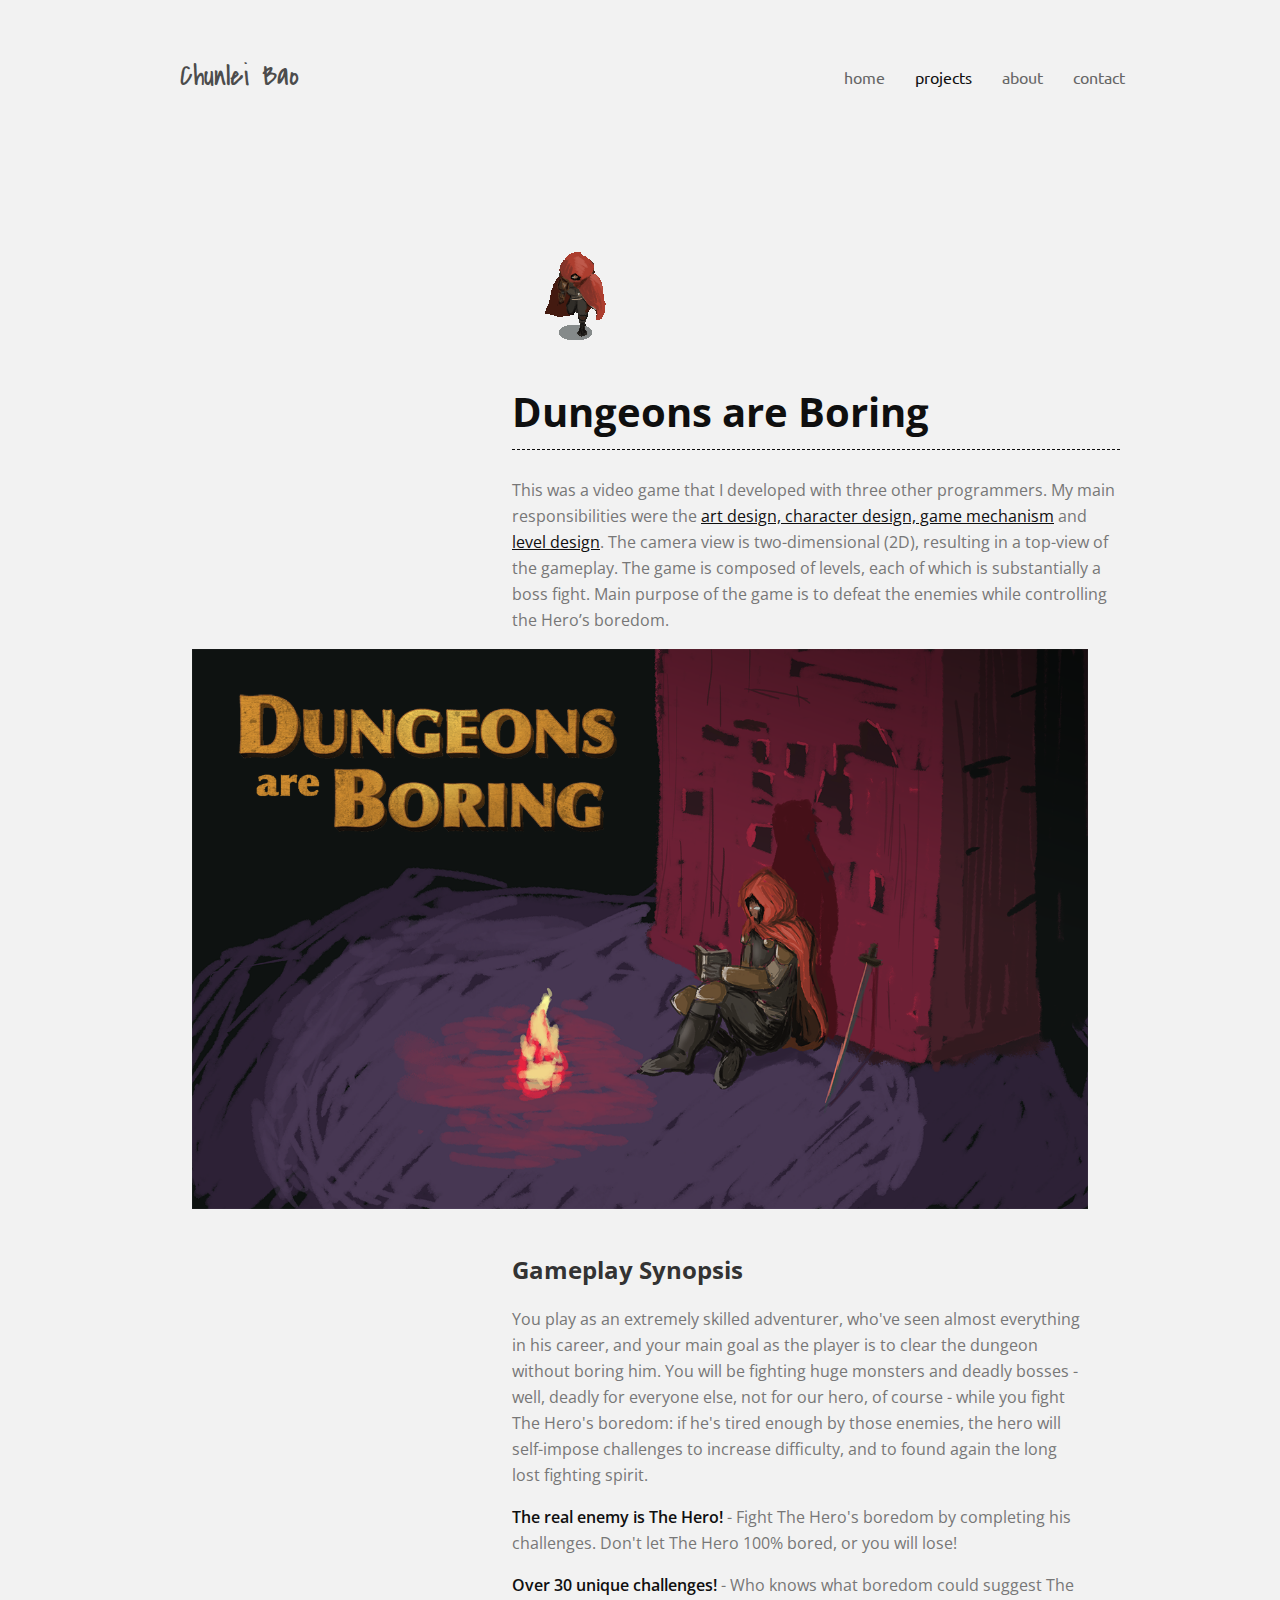
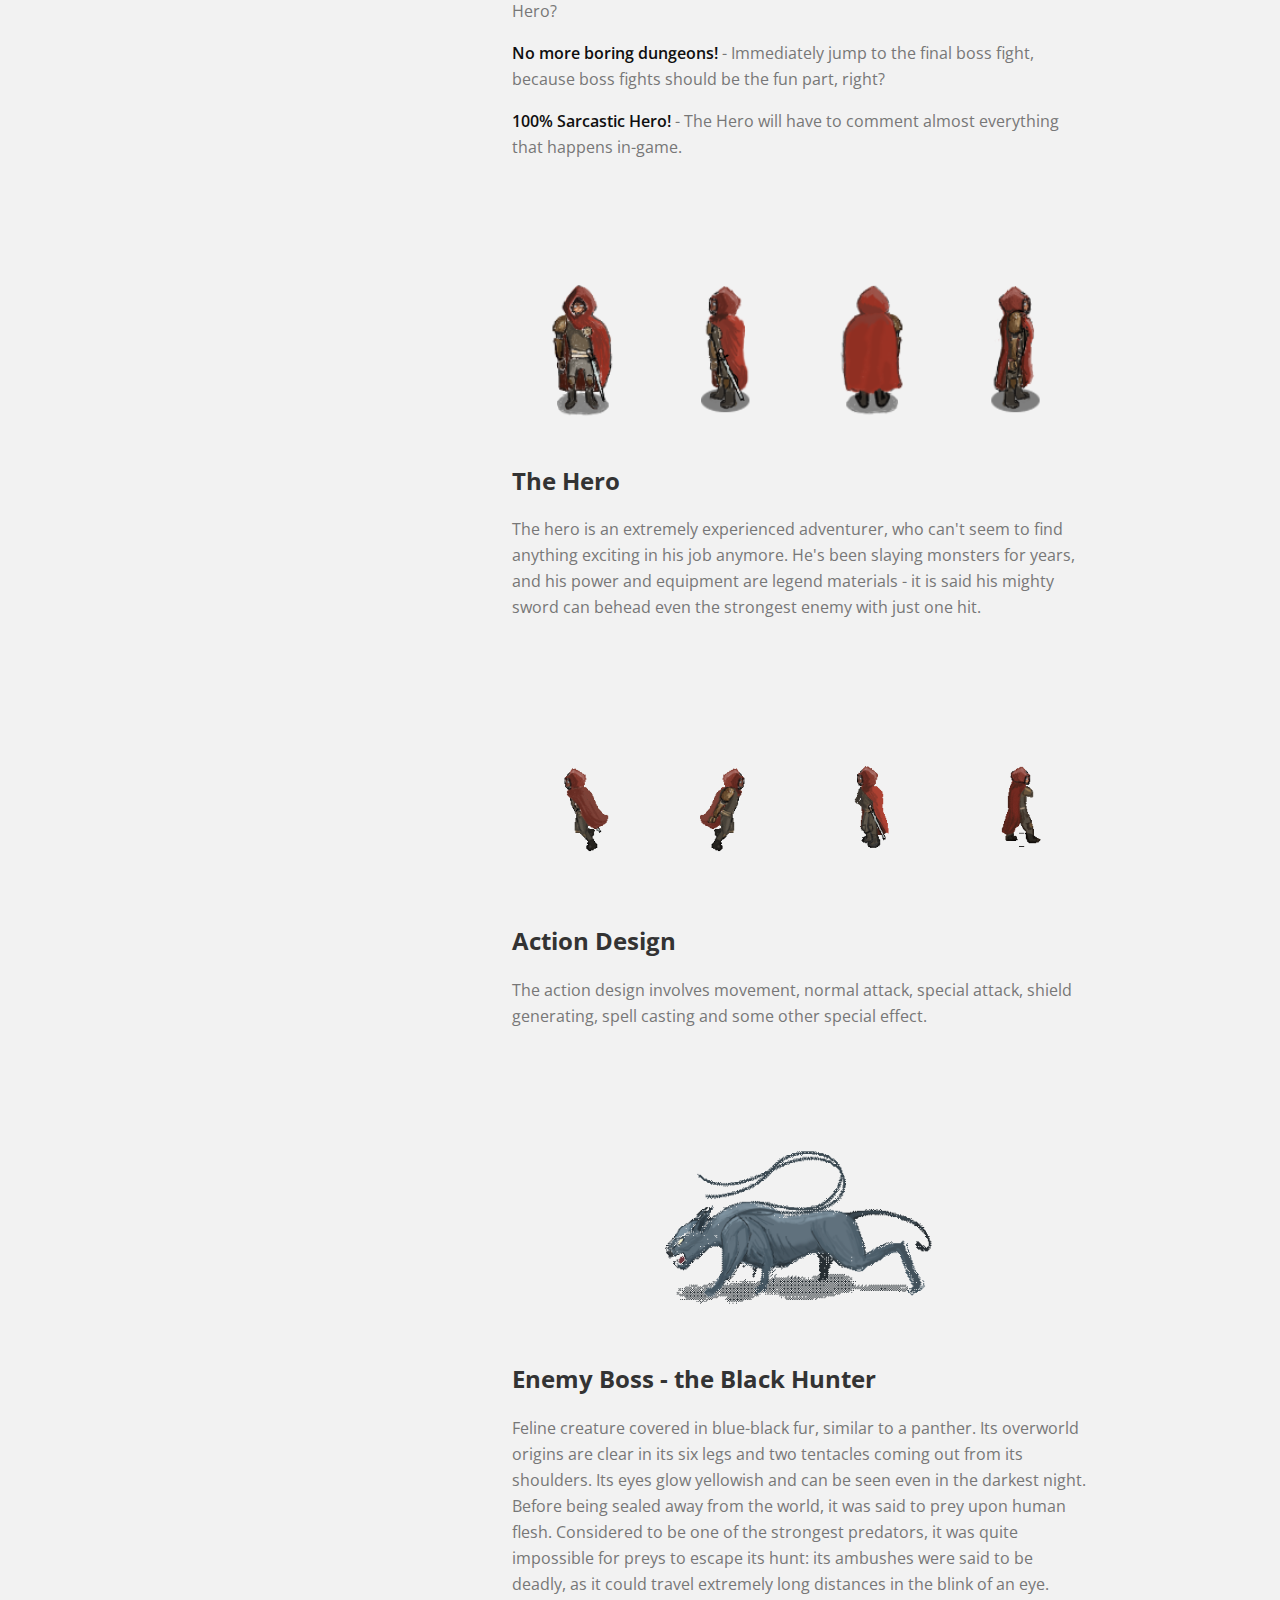
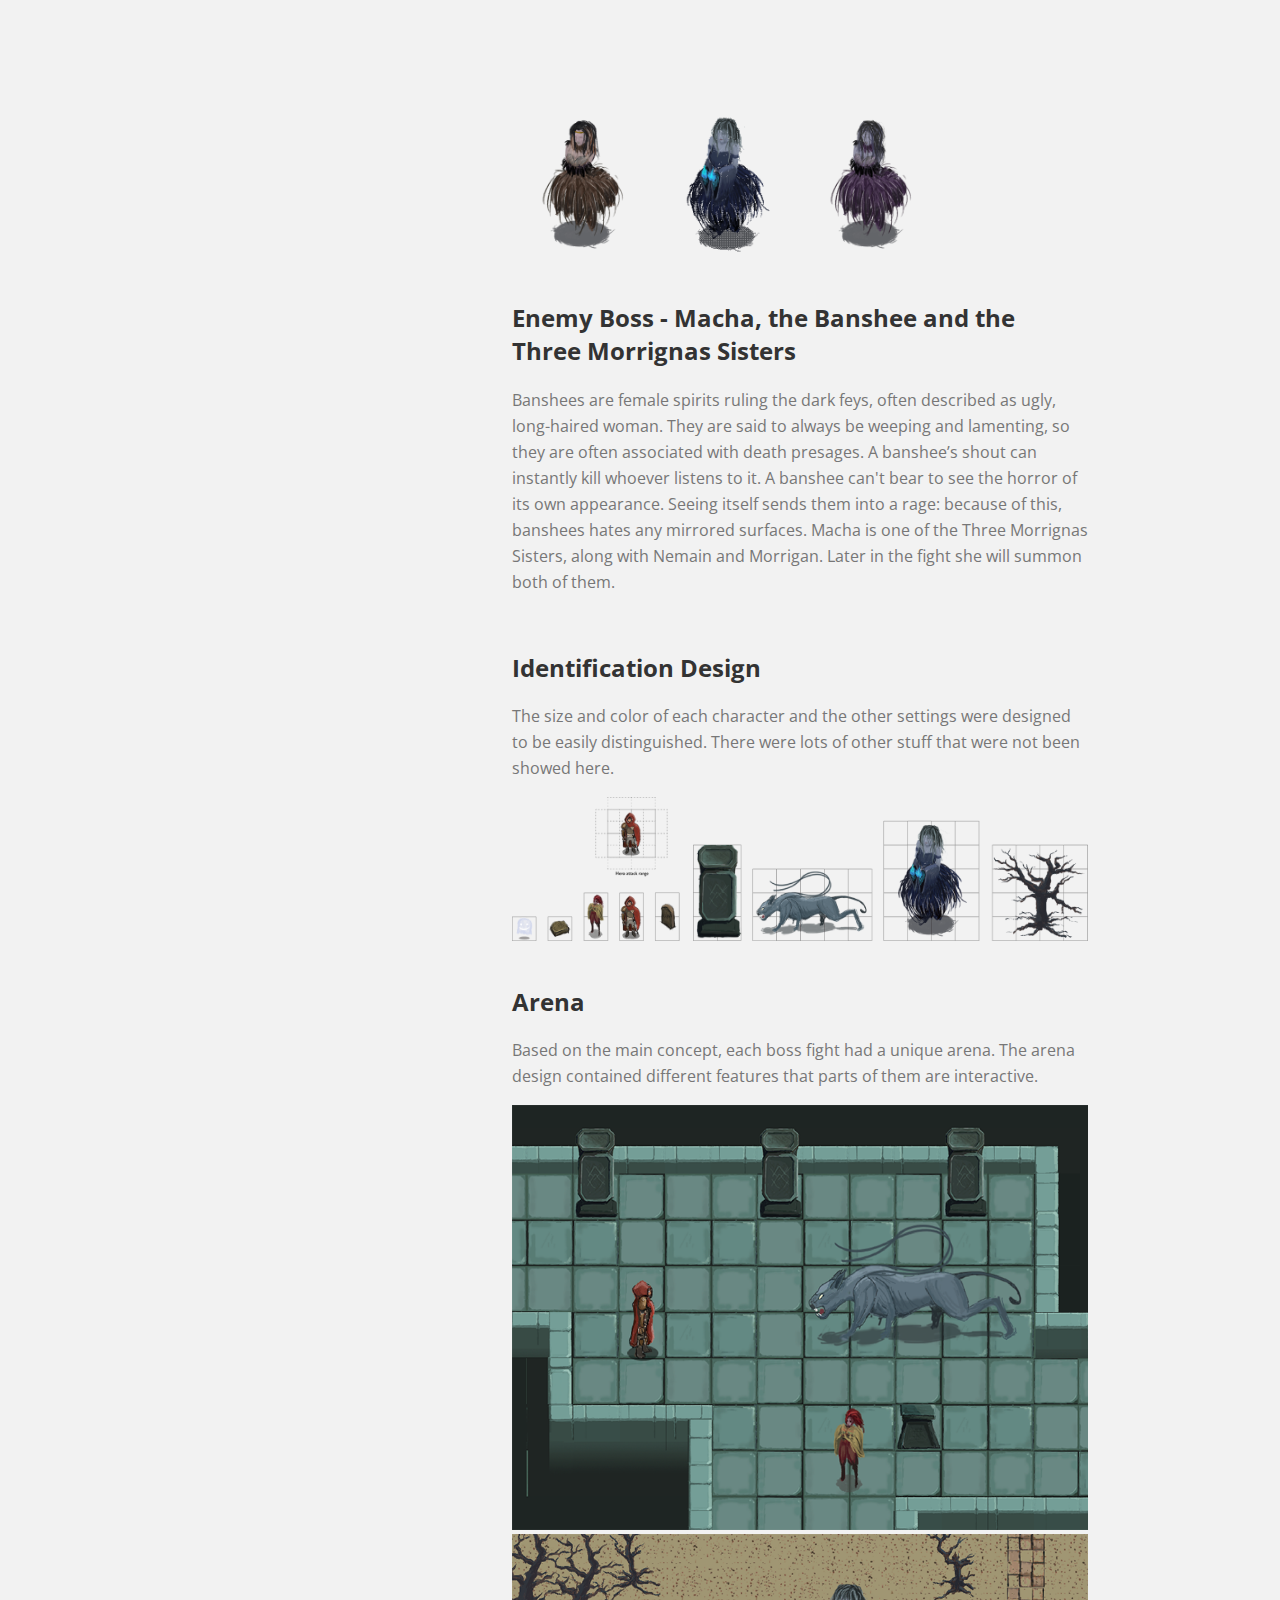
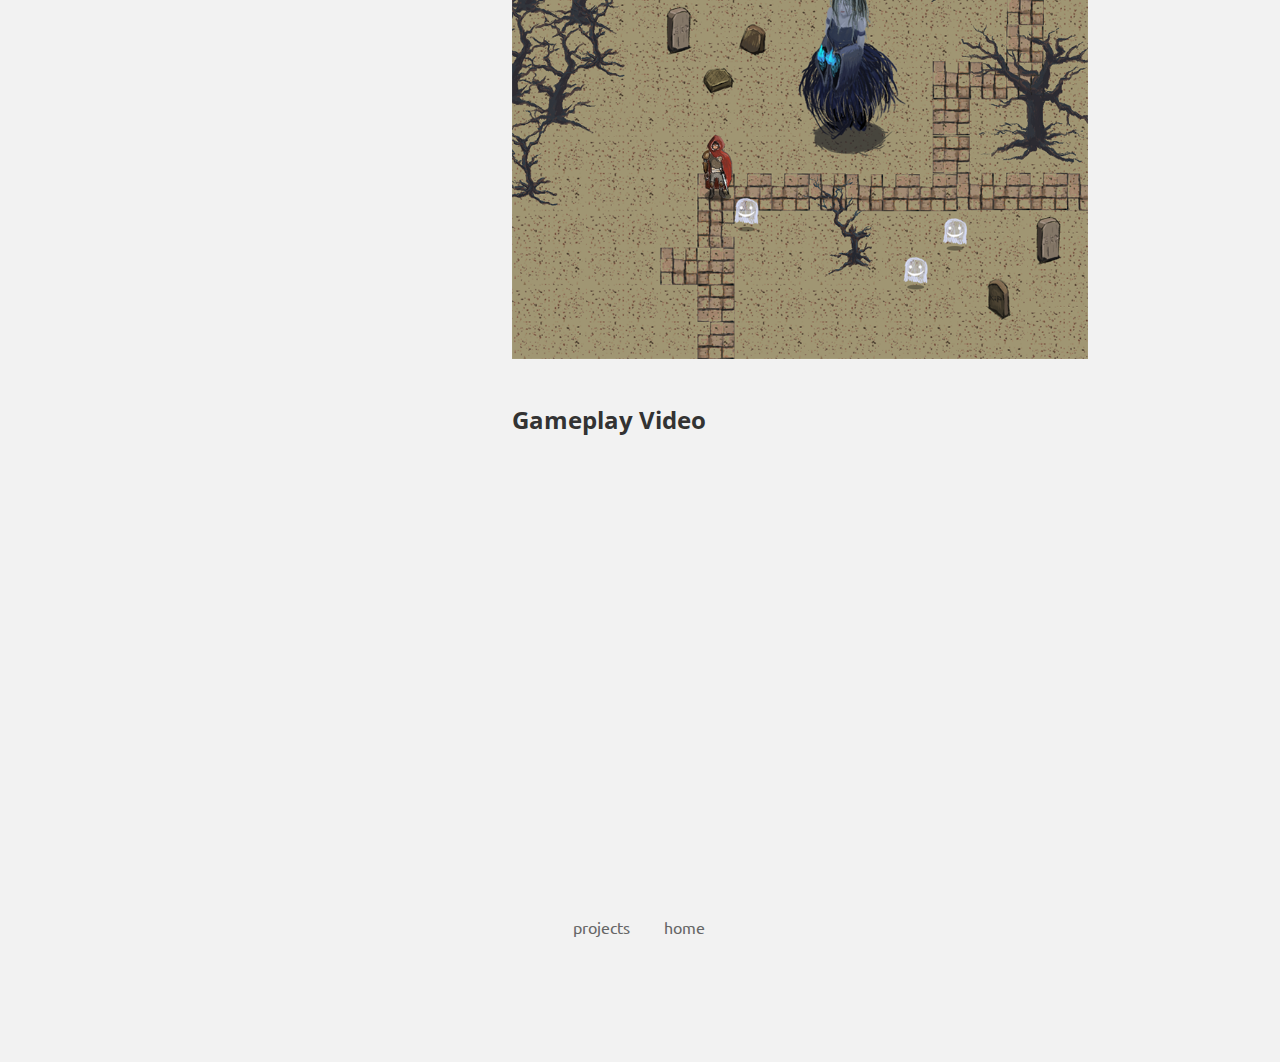
<file: mainpage/sub_projects/DnB.html>
<!doctype html>
<html>
<head>
<title>Dungeons are Boring</title>
<meta name="viewport" content="width=device-width, initial-scale=1.0">
<link rel="stylesheet" type="text/css" href="../../css/main.css">
<link rel="stylesheet" type="text/css" href="../../css/standard_pj.css">
<link href="https://fonts.googleapis.com/css?family=Ubuntu" rel="stylesheet">
<link href="https://fonts.googleapis.com/css?family=Covered+By+Your+Grace" rel="stylesheet">
<link href="https://fonts.googleapis.com/css?family=Inconsolata" rel="stylesheet">
<link href="https://fonts.googleapis.com/css?family=Open+Sans:300,300i,400,400i,600,600i,700,700i,800,800i" rel="stylesheet">
<link href="https://fonts.googleapis.com/css?family=Oswald:200,300,400,500,600,700|Source+Sans+Pro:200,200i,300,300i,400,400i,600,600i,700,700i,900,900i" rel="stylesheet">
</head>

<body>
<ul class="nav">
    <li class="log"><a href="../../index.html">Chunlei Bao</a></li>
    <li class="navlist"><a href="../contact.html">contact</a></li>
    <li class="navlist"><a href="../about.html">about</a></li>
    <li id="listpage"><a href="../projects.html">projects</a></li>
	<li class="navlist"><a href="../../index.html">home</a></li>
  </ul>
  
  
  <figure id="dnb_charater">
  	<img src="pic_DnB/2.gif" />
  </figure>
  <h1 class="standard_title">Dungeons are Boring</h1>
  <p class="standard_dis">This was a video game that I developed with three other programmers. My main responsibilities were the <span class="standard_highlight">art design, character design, game mechanism</span> and <span class="standard_highlight">level design</span>. The camera view is two-dimensional (2D), resulting in a top-view of the gameplay. The game is composed of levels, each of which is substantially a boss fight. Main purpose of the game is to defeat the enemies while controlling the Hero’s boredom.
  </p>
  
  <div class="standard_box">
  	<img class="normalpic" src="pic_DnB/mainp.png" />
  </div>
  
  <div class="standard_box">
    <div class="standard_right">
    	<h2 class="standard_h2">Gameplay Synopsis</h2>
    	<p class="standard_h2dis">You play as an extremely skilled adventurer, who've seen almost everything in his career, and your main goal as the player is to clear the dungeon without boring him. You will be fighting huge monsters and deadly bosses - well, deadly for everyone else, not for our hero, of course - while you fight The Hero's boredom: if he's tired enough by those enemies, the hero will self-impose challenges to increase difficulty, and to found again the long lost fighting spirit.
        </p>
        <p class="standard_h2dis">
        <span style="font-weight: 600;color: #0f0f0f">The real enemy is The Hero!</span> - Fight The Hero's boredom by completing his challenges. Don't let The Hero 100% bored, or you will lose!
        </p>
        <p class="standard_h2dis">
        <span style="font-weight: 600;color: #0f0f0f">Over 30 unique challenges!</span> - Who knows what boredom could suggest The Hero?

        </p>
        <p class="standard_h2dis">
        <span style="font-weight: 600;color: #0f0f0f">No more boring dungeons!</span> -  Immediately jump to the final boss fight, because boss fights should be the fun part, right?
        </p>
        <p class="standard_h2dis">
        <span style="font-weight: 600;color: #0f0f0f">100% Sarcastic Hero!</span> - The Hero will have to comment almost everything that happens in-game.
        </p>
    </div>
  </div>
  
  <div class="standard_box">
   <div class="standard_right" style="margin-top: 100px">
   	<figure class="dnB_sub_charater">
   		<img class="somepic" src="pic_DnB/pose/character.png" />
   	</figure><figure class="dnB_sub_charater">
   		<img class="somepic" src="pic_DnB/pose/left.png" />
   	</figure><figure class="dnB_sub_charater">
   		<img class="somepic" src="pic_DnB/pose/character back.png" />
   	</figure><figure class="dnB_sub_charater">
   		<img class="somepic" src="pic_DnB/pose/right.png" />
   	</figure>
   </div>
   <div class="standard_right">
    <h2 class="standard_h2">The Hero</h2>
    <p class="standard_h2dis">The hero is an extremely experienced adventurer, who can't seem to find anything exciting in his job anymore. He's been slaying monsters for years, and his power and equipment are legend materials - it is said his mighty sword can behead even the strongest enemy with just one hit.
</p>
 </div>
  </div>
  
  <div class="standard_box">
   <div class="standard_right" style="margin-top: 100px">
   	<figure class="dnB_sub_charater">
   		<img style="width: 70%; margin-left: 15%; margin-bottom: 15%;" class="somepic" src="pic_DnB/Webp.net-gifmaker (1).gif" />
   	</figure><figure class="dnB_sub_charater">
   		<img style="width: 70%; margin-left: 15%; margin-bottom: 15%;" class="somepic" src="pic_DnB/Webp.net-gifmaker (2).gif" />
   	</figure><figure class="dnB_sub_charater">
   		<img class="somepic" src="pic_DnB/Webp.net-gifmaker (3).gif" />
   	</figure><figure class="dnB_sub_charater">
   		<img class="somepic" src="pic_DnB/Webp.net-gifmaker (4).gif" />
   	</figure>
   </div>
   <div class="standard_right">
    <h2 class="standard_h2">Action Design</h2>
    <p class="standard_h2dis">The action design involves movement, normal attack, special attack, shield generating, spell casting and some other special effect.
</p>
 </div>
  </div>
  
  <div class="standard_box">
   <div class="standard_right" style="margin-top: 100px">
   	<figure class="main_charater">
   		<img class="somepic" src="pic_DnB/5.gif" />
   	</figure>
   </div>
   <div class="standard_right">
    <h2 class="standard_h2">Enemy Boss - the Black Hunter</h2>
    <p class="standard_h2dis">Feline creature covered in blue-black fur, similar to a panther. Its overworld origins are clear in its six legs and two tentacles coming out from its shoulders. Its eyes glow yellowish and can be seen even in the darkest night. Before being sealed away from the world, it was said to prey upon human flesh. Considered to be one of the strongest predators, it was quite impossible for preys to escape its hunt: its ambushes were said to be deadly, as it could travel extremely long distances in the blink of an eye.

</p>
 </div>
  </div>
  
<div class="standard_box">
   <div class="standard_right" style="margin-top: 100px">
   	<figure class="dnB_sub_charater">
   		<img class="somepic" src="pic_DnB/1.png" />
   	</figure><figure class="dnB_sub_charater">
   		<img class="somepic" src="pic_DnB/3.gif" />
   	</figure><figure class="dnB_sub_charater">
   		<img class="somepic" src="pic_DnB/1 2.png" />
   	</figure>
   </div>
   <div class="standard_right">
    <h2 class="standard_h2">Enemy Boss - Macha, the Banshee and the Three Morrignas Sisters</h2>
    <p class="standard_h2dis">Banshees are female spirits ruling the dark feys, often described as ugly, long-haired woman. They are said to always be weeping and lamenting, so they are often associated with death presages. A banshee’s shout can instantly kill whoever listens to it. A banshee can't bear to see the horror of its own appearance. Seeing itself sends them into a rage: because of this, banshees hates any mirrored surfaces. Macha is one of the Three Morrignas Sisters, along with Nemain and Morrigan. Later in the fight she will summon both of them.
</p>
 </div>
  </div>
  
  <div class="standard_box">
    <div class="standard_right">
    	<h2 class="standard_h2">Identification Design
</h2>
    	<p class="standard_h2dis">The size and color of each character and the other settings were designed to be easily distinguished. There were lots of other stuff that were not been showed here.</p>
    </div>
  </div>
  <div class="standard_box">
    <div class="standard_right">
    	<img class="normalpic" src="pic_DnB/sxwx.png" />
    </div>
  </div>
  
  <div class="standard_box">
    <div class="standard_right">
    	<h2 class="standard_h2">Arena
</h2>
    	<p class="standard_h2dis">Based on the main concept, each boss fight had a unique arena. The arena design contained different features that parts of them are interactive.</p>
    </div>
  </div>
  <div class="standard_box">
    <div class="standard_right">
    	<img class="normalpic" src="pic_DnB/arena1.png" />
    </div>
    <div class="standard_right">
    	<img class="normalpic" src="pic_DnB/arena2.png" />
    </div>
  </div>
  
  <div class="standard_box">
    <div class="standard_right">
    	<h2 class="standard_h2">Gameplay Video
</h2>
    
    </div>
  </div>
  <div class="standard_box">
   
    <div class="standard_right">
    	<iframe width="640" height="360" src="https://www.youtube.com/embed/2pMJ14Qt9VE?rel=0&amp;showinfo=0" frameborder="0" allow="autoplay; encrypted-media" allowfullscreen></iframe>
    </div>
  </div>
  
  <div class="space"></div>
   <div class="space"></div>
   <div class="space"></div>
   <div class="space"></div>

<ul class="bottomnav">
    <li class="navlistbottom"><a href="../projects.html">projects</a></li>
	<li class="navlistbottom"><a href="../../index.html">home</a></li>
 </ul>
 <div class="space"></div>
   <div class="space"></div>
   <div class="space"></div>
   <div class="space"></div>
   <div class="space"></div>
   <div class="space"></div>
</body>
</html>
</file>
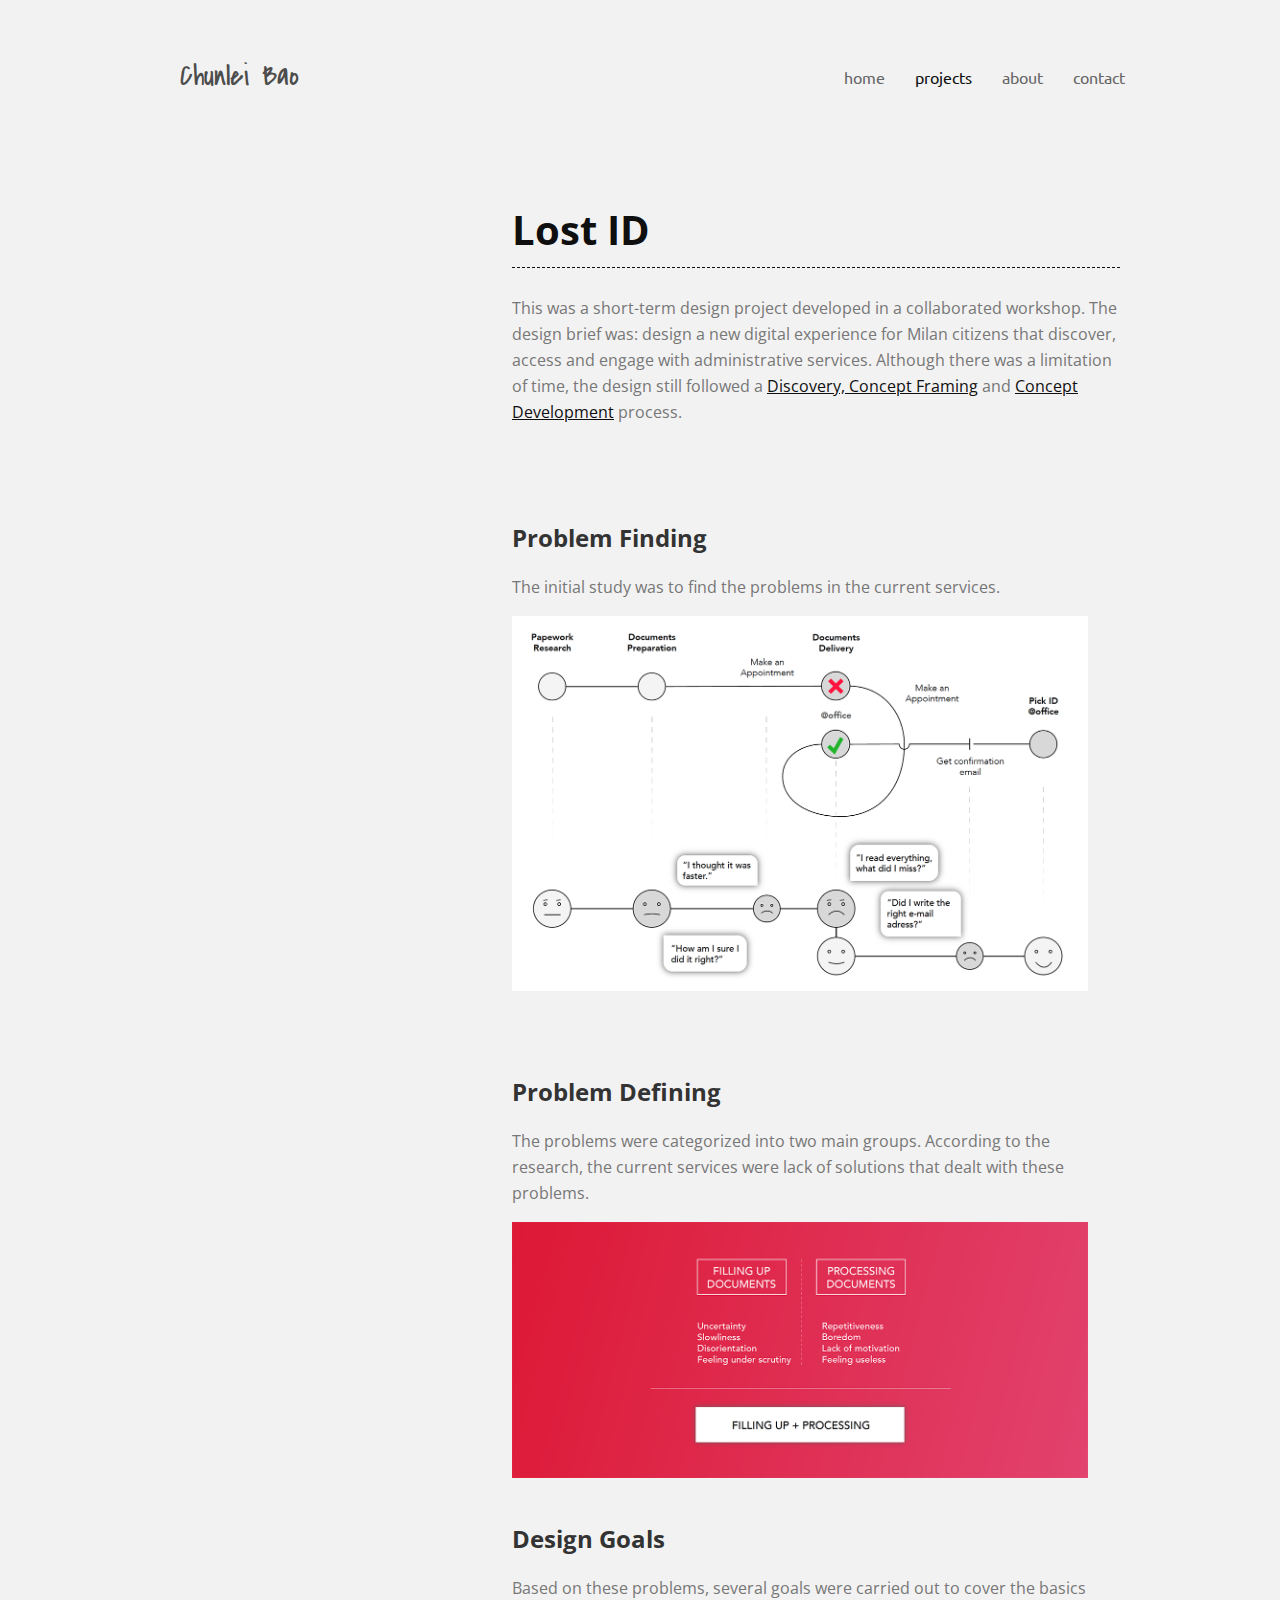
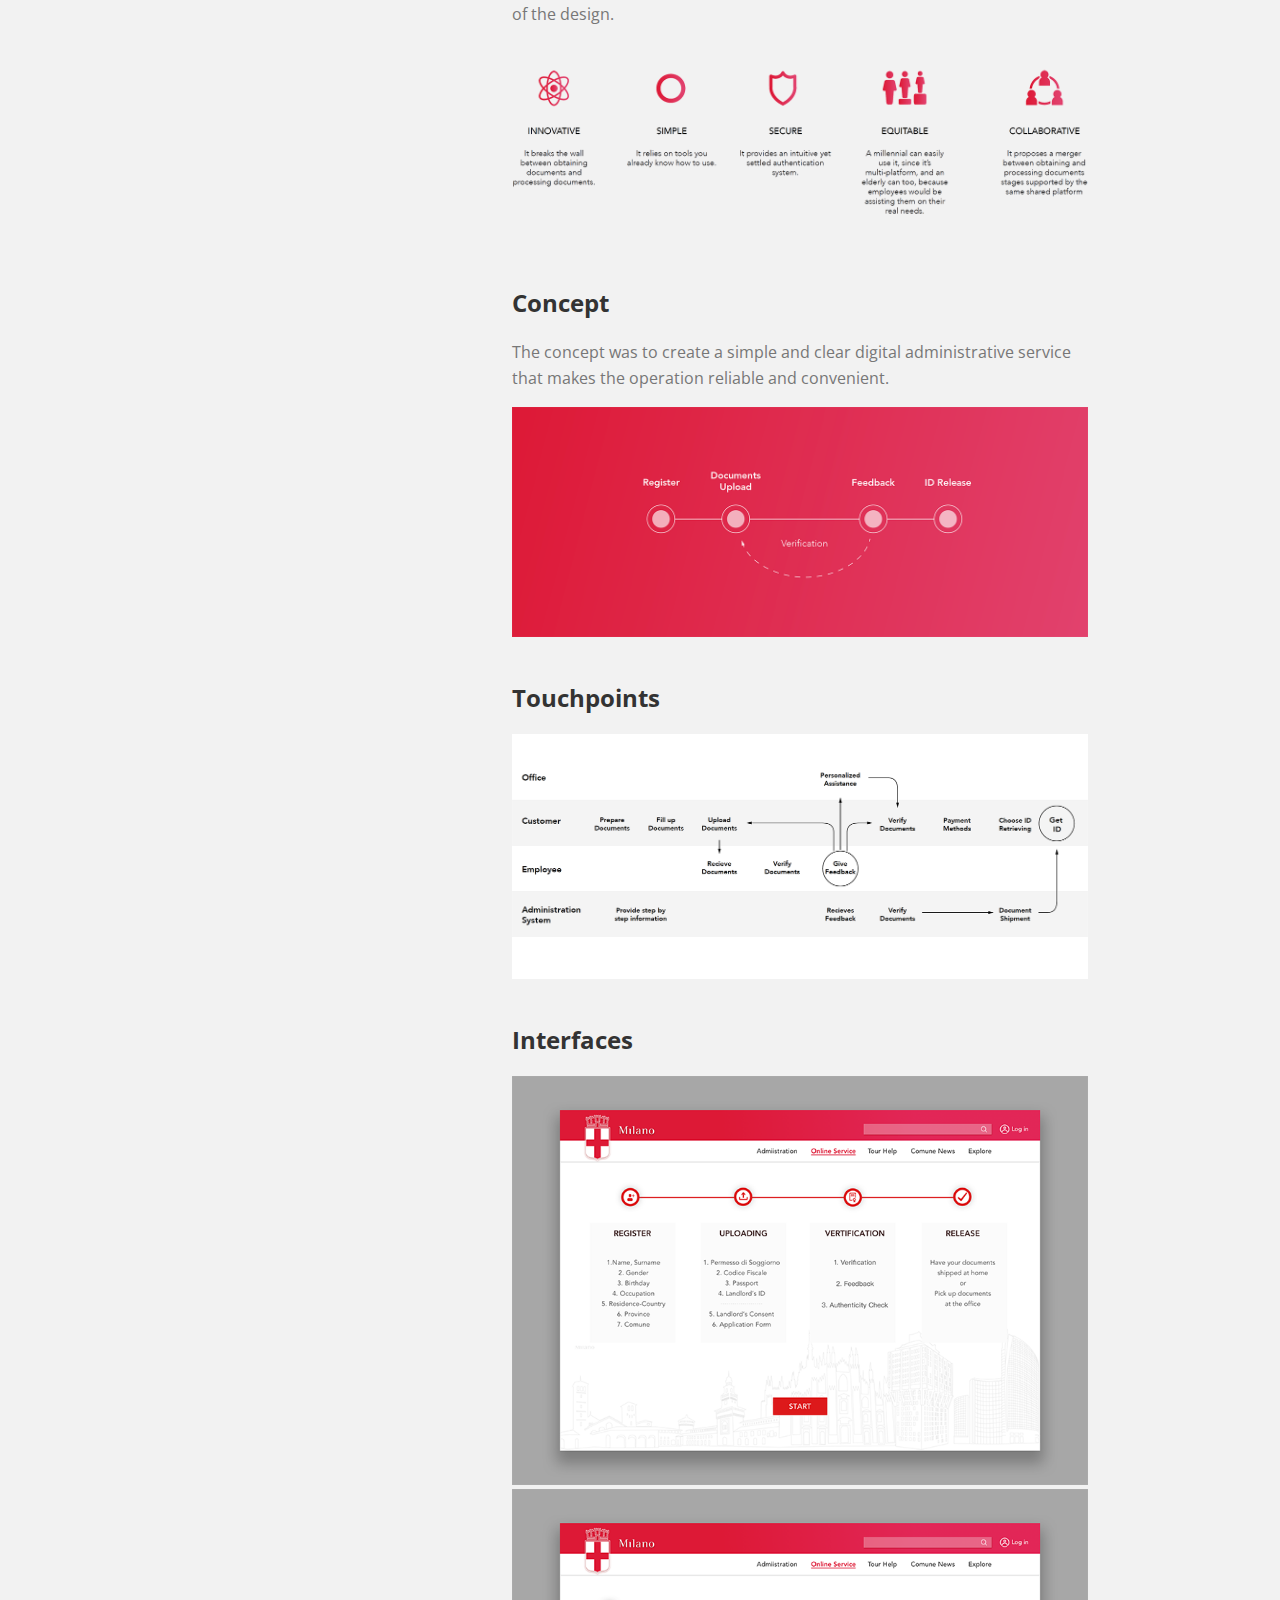
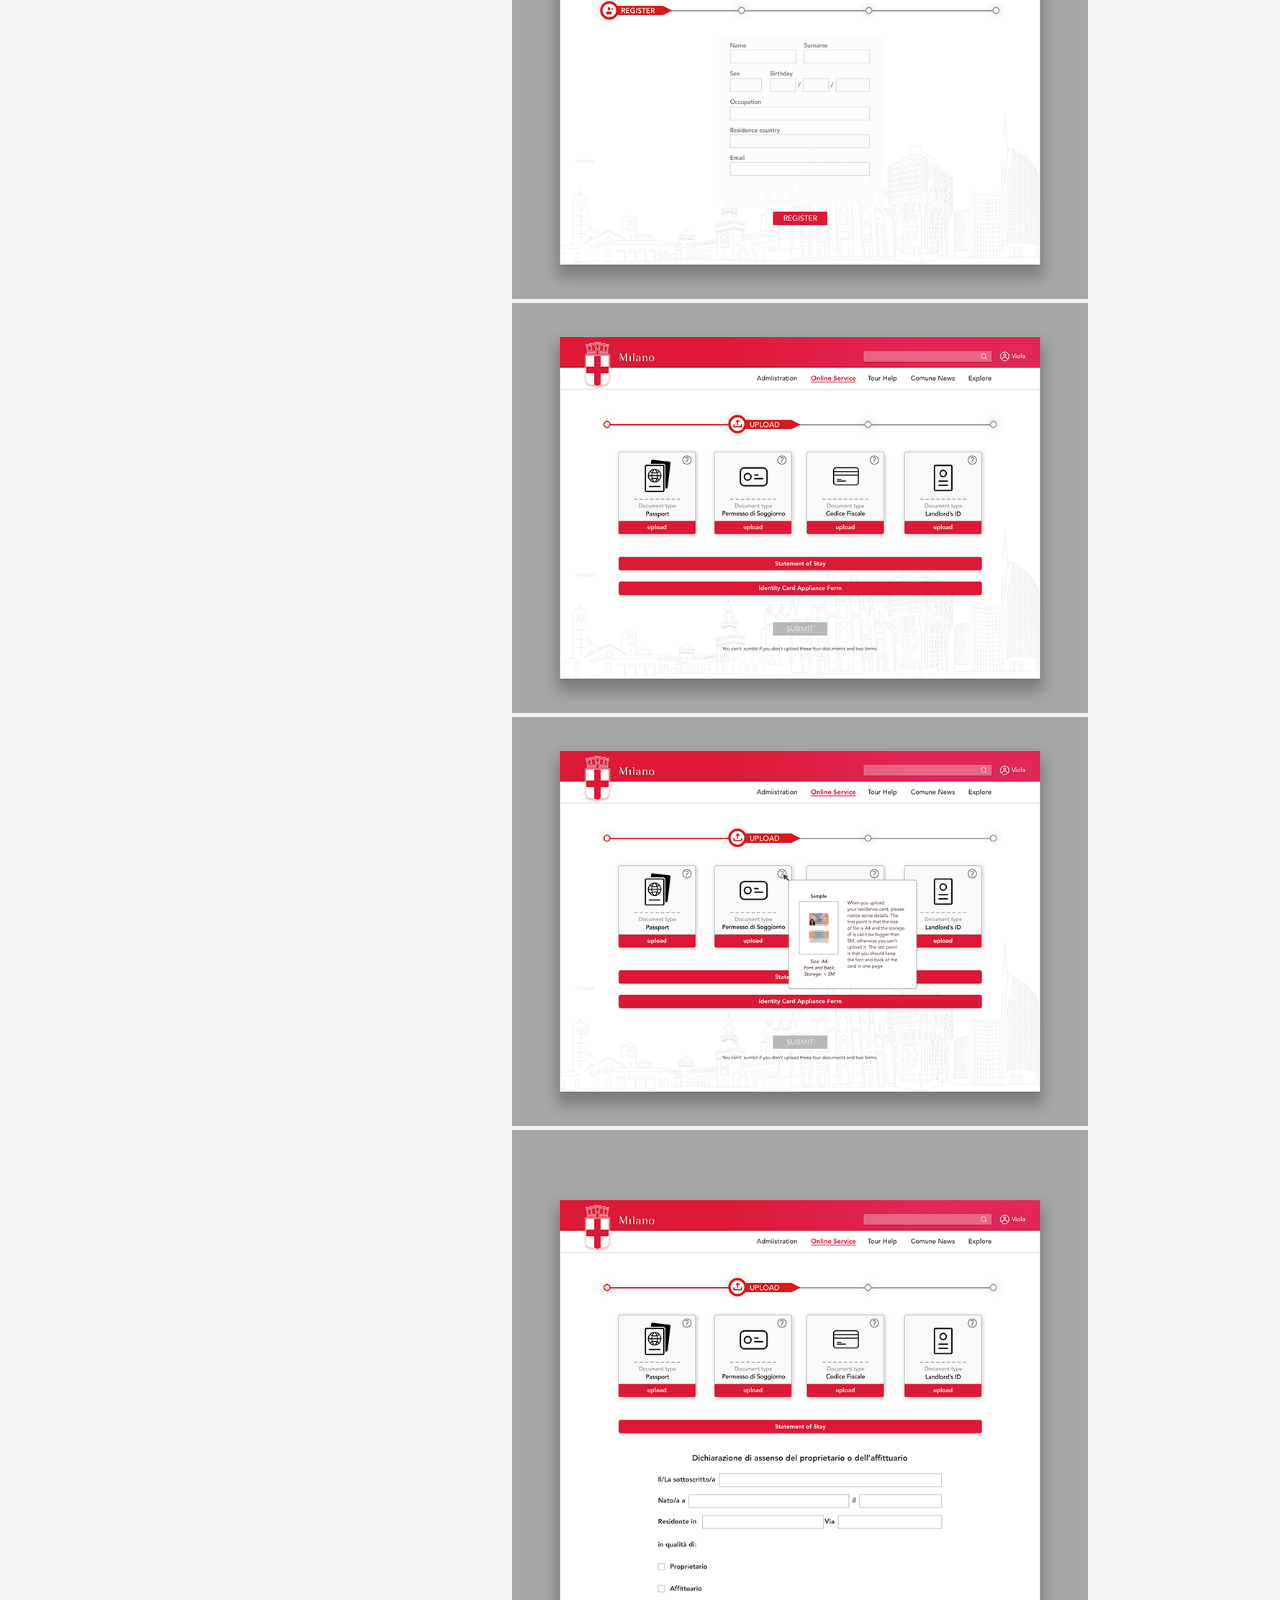
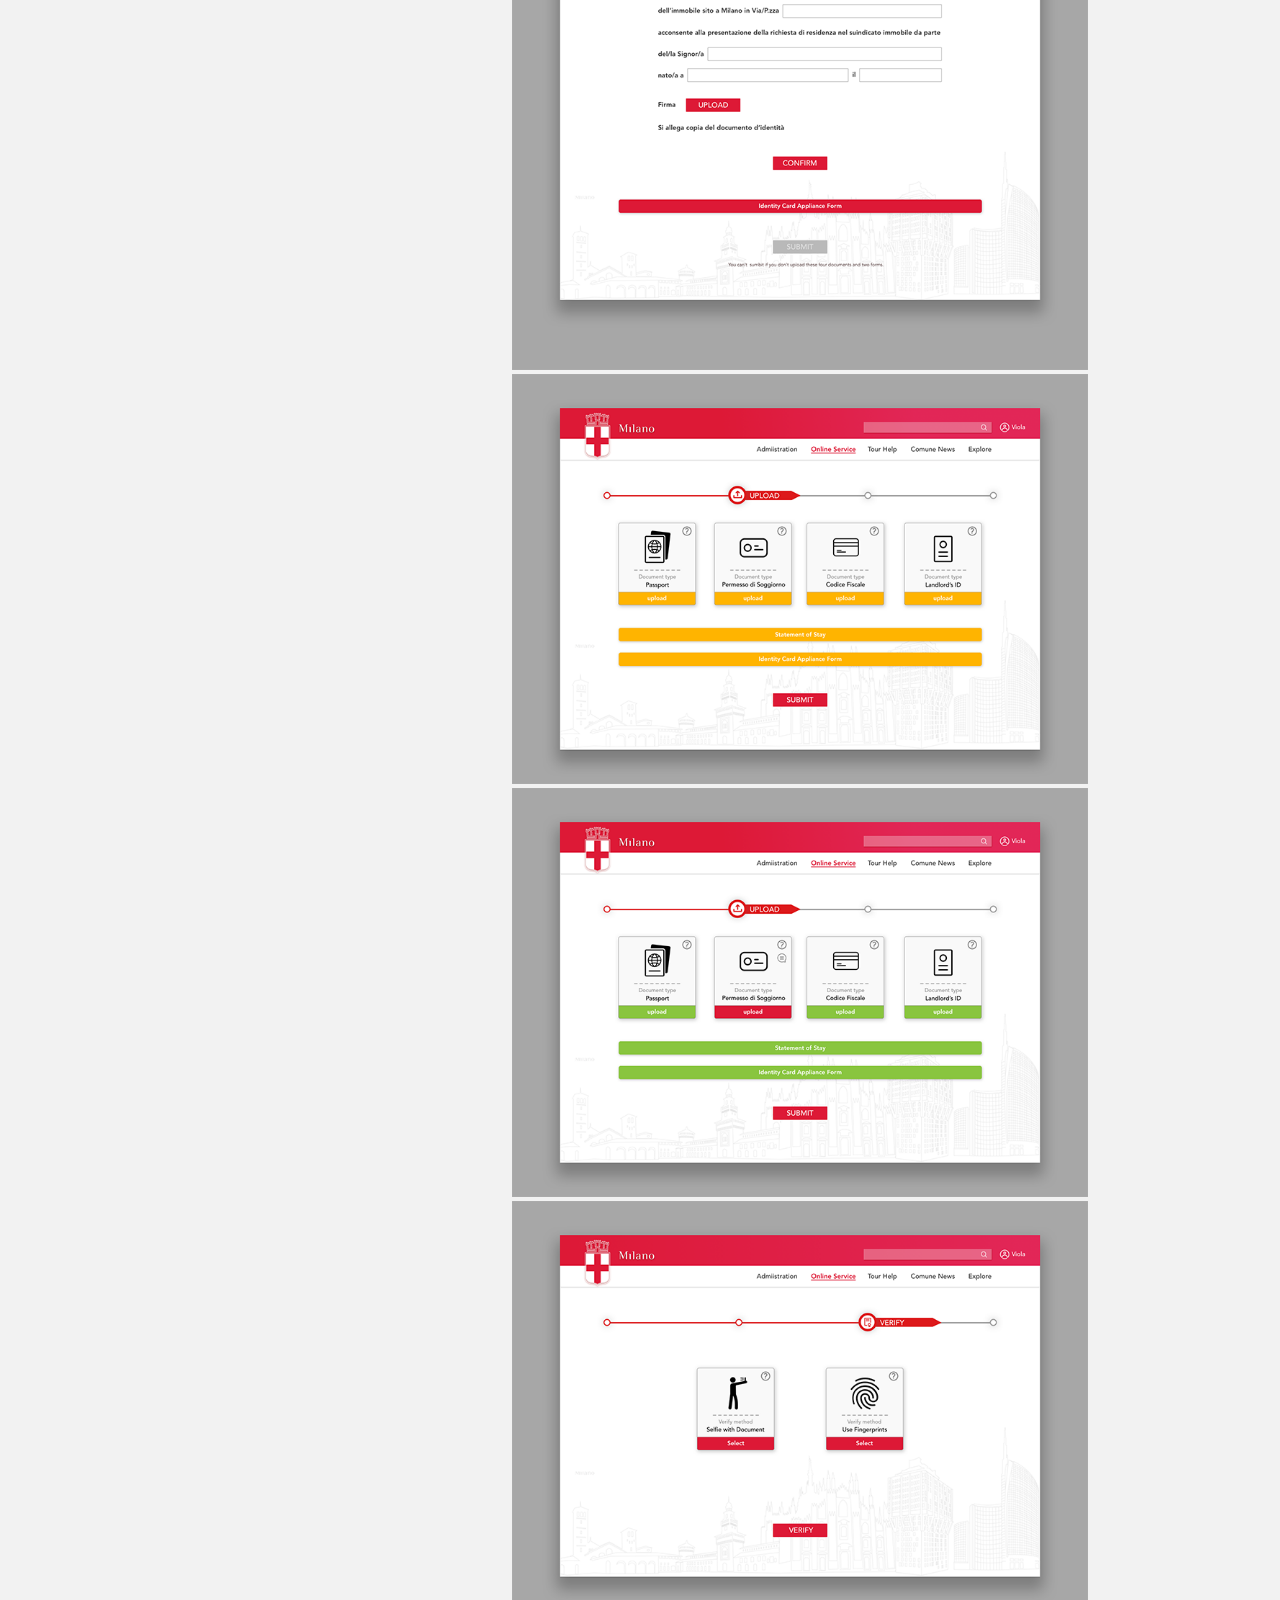
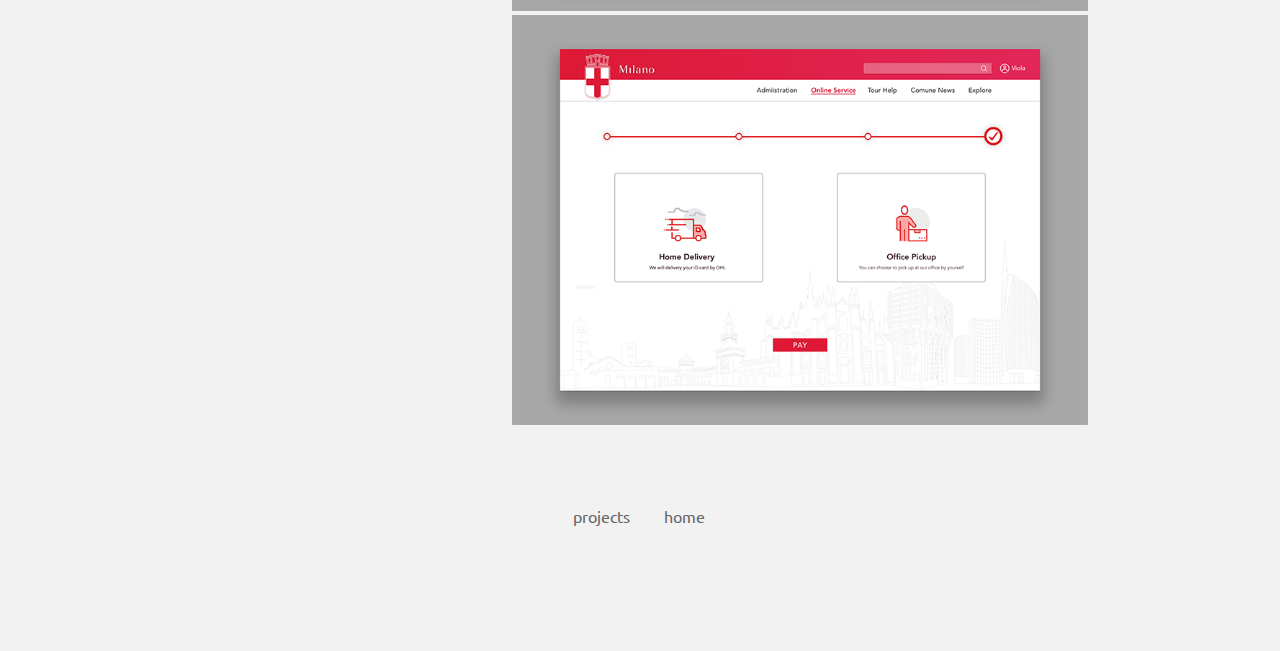
<file: mainpage/sub_projects/lost_id.html>
<!doctype html>
<html>
<head>
<title>Lost ID</title>
<meta name="viewport" content="width=device-width, initial-scale=1.0">
<link rel="stylesheet" type="text/css" href="../../css/main.css">
<link rel="stylesheet" type="text/css" href="../../css/standard_pj.css">
<link href="https://fonts.googleapis.com/css?family=Ubuntu" rel="stylesheet">
<link href="https://fonts.googleapis.com/css?family=Covered+By+Your+Grace" rel="stylesheet">
<link href="https://fonts.googleapis.com/css?family=Inconsolata" rel="stylesheet">
<link href="https://fonts.googleapis.com/css?family=Open+Sans:300,300i,400,400i,600,600i,700,700i,800,800i" rel="stylesheet">
<link href="https://fonts.googleapis.com/css?family=Oswald:200,300,400,500,600,700|Source+Sans+Pro:200,200i,300,300i,400,400i,600,600i,700,700i,900,900i" rel="stylesheet">
</head>

<body>
<ul class="nav">
    <li class="log"><a href="../../index.html">Chunlei Bao</a></li>
    <li class="navlist"><a href="../contact.html">contact</a></li>
    <li class="navlist"><a href="../about.html">about</a></li>
    <li id="listpage"><a href="../projects.html">projects</a></li>
	<li class="navlist"><a href="../../index.html">home</a></li>
  </ul>
  
  <h1 class="standard_title">Lost ID</h1>
  <p class="standard_dis">This was a short-term design project developed in a collaborated workshop. The design brief was: design a new digital experience for Milan citizens that discover, access and engage with administrative services. Although there was a limitation of time, the design still followed a <span class="standard_highlight">Discovery, Concept Framing</span> and <span class="standard_highlight">Concept Development</span> process.
  </p>
  
  <div class="space"></div>
   <div class="space"></div>
  
  <div class="standard_box">
    <div class="standard_right">
    	<h2 class="standard_h2">Problem Finding
</h2>
    	<p class="standard_h2dis">The initial study was to find the problems in the current services.</p>
    </div>
  </div>
  <div class="standard_box">
    <div class="standard_right">
    	<img class="normalpic" src="pic_lost_id/Screen Shot 2018-06-15 at 09.49.00.png" />
    </div>
  </div>
  
  <div class="space"></div>
   <div class="space"></div>
  
  <div class="standard_box">
    <div class="standard_right">
    	<h2 class="standard_h2">Problem Defining

</h2>
    	<p class="standard_h2dis">The problems were categorized into two main groups. According to the research, the current services were lack of solutions that dealt with these problems.
</p>
    </div>
  </div>
  <div class="standard_box">
    <div class="standard_right">
    	<img class="normalpic" src="pic_lost_id/Screen Shot 2018-06-15 at 09.50.13.png" />
    </div>
  </div>
  
  <div class="standard_box">
    <div class="standard_right">
    	<h2 class="standard_h2">Design Goals</h2>
    	<p class="standard_h2dis">Based on these problems, several goals were carried out to cover the basics of the design.</p>
    </div>
  </div>
  <div class="standard_box">
    <div class="standard_right">
    	<img class="normalpic" src="pic_lost_id/Screen Shot 2018-06-15 at 09.50.28s.png" />
    </div>
  </div>
  
  <div class="standard_box">
    <div class="standard_right">
    	<h2 class="standard_h2">Concept</h2>
    	<p class="standard_h2dis">The concept was to create a simple and clear digital administrative service that makes the operation reliable and convenient.</p>
    </div>
  </div>
  <div class="standard_box">
    <div class="standard_right">
    	<img class="normalpic" src="pic_lost_id/Screen Shot 2018-06-15 at 09.49.13.png" />
    </div>
  </div>
  
  <div class="standard_box">
    <div class="standard_right">
    	<h2 class="standard_h2">Touchpoints</h2>
    </div>
  </div>
  <div class="standard_box">
    <div class="standard_right">
    	<img class="normalpic" src="pic_lost_id/Screen Shot 2018-06-15 at 09.49.53.png" />
    </div>
  </div>
  
  <div class="standard_box">
    <div class="standard_right">
    	<h2 class="standard_h2">Interfaces</h2>
    </div>
  </div>
  <div class="standard_box">
   <div class="standard_right">
    	<img class="normalpic" src="pic_lost_id/Start.png" />
    </div>
    <div class="standard_right">
    	<img class="normalpic" src="pic_lost_id/registeration.png" />
    </div>
    <div class="standard_right">
    	<img class="normalpic" src="pic_lost_id/uploading.png" />
    </div>
    <div class="standard_right">
    	<img class="normalpic" src="pic_lost_id/question.png" />
    </div>
    <div class="standard_right">
    	<img class="normalpic" src="pic_lost_id/with form.png" />
    </div>
    <div class="standard_right">
    	<img class="normalpic" src="pic_lost_id/check.png" />
    </div>
    <div class="standard_right">
    	<img class="normalpic" src="pic_lost_id/checked.png" />
    </div>
    <div class="standard_right">
    	<img class="normalpic" src="pic_lost_id/verifi.png" />
    </div>
    <div class="standard_right">
    	<img class="normalpic" src="pic_lost_id/diliver.png" />
    </div>
  </div>
  
<div class="space"></div>
   <div class="space"></div>
   <div class="space"></div>
<ul class="bottomnav">
    <li class="navlistbottom"><a href="../projects.html">projects</a></li>
	<li class="navlistbottom"><a href="../../index.html">home</a></li>
 </ul>
 <div class="space"></div>
   <div class="space"></div>
   <div class="space"></div>
   <div class="space"></div>
   <div class="space"></div>
   <div class="space"></div>
</body>
</html>
</file>
<file: css/main.css>
@charset "UTF-8";
/* CSS Document */

body, html{
	margin: 0;
	padding: 0;
}

#pure_white{
	background-color: #494949;
	overflow-x: hidden; 
    overflow-y: hidden;
}

body{
	background-color: #F2F2F2;
}

#canvasHolder{
    position: absolute;
    margin: auto;
    left: 0;
    right: 0;
    top: 0;
    bottom: 0;
	z-index: -1;
	display: block;
}
/*nav bar*/
.nav{
	list-style-type: none;
	width: 75%;
	overflow: hidden;
	margin: 50px auto;
}

.navlist{
	margin-top: 12px;
	padding: 5px 15px;
	text-align: center;
	display: inline-block;
	float: right;
	font-family: 'Ubuntu', sans-serif;
	color: #666666;
}

.navlist_white{
	margin-top: 12px;
	padding: 5px 15px;
	text-align: center;
	display: inline-block;
	float: right;
	font-family: 'Ubuntu', sans-serif;
	color: #F2F2F2;
}

.navlist_white:hover{
	color: white;
	cursor: pointer;
}

.navlist:hover{
	color: #000000;
	cursor: pointer;
}

#listpage{
	margin-top: 12px;
	padding: 5px 15px;
	text-align: center;
	display: inline-block;
	float: right;
	font-family: 'Ubuntu', sans-serif;
	color: #0F0F0F;
	cursor: pointer;
}

#listpage_white{
	margin-top: 12px;
	padding: 5px 15px;
	text-align: center;
	display: inline-block;
	float: right;
	font-family: 'Ubuntu', sans-serif;
	color: white;
	cursor: pointer;
}

.log{
	font-family: 'Covered By Your Grace', cursive;
	font-size: 30px;
	color: #4c4c4c;
	display: inline-block;
	padding: 5px 0;
	cursor: pointer;
}

.log_white{
	font-family: 'Covered By Your Grace', cursive;
	font-size: 30px;
	color: #F2F2F2;
	display: inline-block;
	padding: 5px 0;
	cursor: pointer;
}

a {
	text-decoration: none;
	color: inherit;
}

.bottomnav{
	margin: auto;
    width: 165px;
	padding: 0;
}

.navlistbottom{
	margin-top: 12px;
	padding: 5px 15px;
	text-align: center;
	display: inline-block;
	font-family: 'Ubuntu', sans-serif;
	color: #666666;
}

.navlistbottom:hover{
	color: #000000;
	cursor: pointer;
}

/*counter box*/
#cntr_box{
	display: inline;
	float: right;
	color: rgba(255,255,255,0.2);
	font-family: 'Ubuntu', sans-serif;
	font-size: 10px;
	margin-right: 30px;
	margin-top: 0;
	transform: translate(0px, -40px);
}

/* content box*/

.projectback{
	height: 400px;
	width: 98%;
	margin: auto;
	background-image: url(../pic/plan1440.png);
	background-repeat: no-repeat;
	background-size: cover;
	background-position: center;
}

.projectbtn{
	box-sizing: border-box;
	border: 1px solid rgba(0,0,0,0.3);
	width: 300px;
	height: 200px;
	border-radius: 15px;
	background-image: url(../pic/greatroom.png);
	background-size: cover;
	background-repeat: no-repeat;
	background-position:right;
	margin-left: 0;
	transition: 0.5s;
}

.projectbtn:hover{
    animation: moveupdown 1s;
	box-shadow: 0 8px 12px 0px rgba(0, 0, 0, 0.3);
    animation-fill-mode: forwards;
}

@keyframes moveupdown {
  45% {
	transform:perspective(5em) rotateY(2deg);
  }
  80% {
 	transform:perspective(5em) rotateY(-0.5deg);
  }
 /* 80% {
 	transform:perspective(5em) rotateY(0.5deg);
  }
  90% {
 	transform:perspective(5em) rotateY(-0.5deg);
  }*/
  100% {
	transform:perspective(5em) rotateY(0deg);
  }
}

.btnntext{
	margin-left: 54%;
	padding-top: 90px;
	width: 300px;
	transition: 0.5s;
}

.btnntext:hover{
	transform: translate(0, -15px);
	cursor: pointer;
}

.projectdes{
	padding: 0;
	margin: 0;
    font-family: 'Open Sans', sans-serif;
	font-size: 13px;
	line-height: 20px;
	transform: translate(-70px,153px);
	color: #303030;
}

.projectdes::after{
	content: "#service design #interior design";
	font-size: 12px;
}

/*contac*/
#contact_text{
	padding-top: 100px;
	font-family: 'Open Sans', sans-serif;
	color: #3E3E3E;
	font-size: 24px;
	margin: auto;
	width: 450px;
}

#origindeco{
	text-decoration: underline;
	color: black;
}

/*main page*/
#main_title{
	font-family: 'Source Sans Pro', sans-serif;
	font-weight: 400;
	letter-spacing: 2px;
	font-size: 48px;
	color: #F7F7F7;
	width: 650px;
	margin-left: 12.5%;
	margin-top: 95px;
}

#sub_title_mainpage{
	font-family: 'Source Sans Pro', sans-serif;
	font-weight: 400;
	letter-spacing: 2px;
	font-size: 48px;
	color: #F7F7F7;
	text-align: right;
}

.underline_deco{
	text-decoration: underline;
}

#project_link_box{
	width: 75%;
	margin: auto;
	margin-top: 120px;
	padding-bottom: 100px;
}

#subfollow_title_mainpage{
	font-family: 'Source Sans Pro', sans-serif;
	font-weight: 400;
	letter-spacing: 2px;
	font-size: 28px;
	color: #DDDDDD;
	text-align: right;
	transform: translate(0, -30px);
}

/*about*/

#profile_pic{
	margin: auto;
	display: block;
}

.about_text{
	font-family: 'Open Sans', sans-serif;
}

#brief_box{
	width: 60%;
	margin: auto;
	padding: 25px; 
	border-bottom: 1px solid #666666;
	min-width: 800px;
}

.education_box{
	font-family: 'Open Sans', sans-serif;
	margin: auto;
	width: 800px;
}

.about_title{
	font-family: 'Open Sans', sans-serif;
	font-size: 24px;
	font-weight: 600;
	margin: auto;
	width: 800px;
	padding: 30px 0 5px 0;
}

.table_box{
	margin: auto;
	width: 800px;
	margin-top: 10px;
}

.year_box{
	text-align: right;
	display: inline-block;
	width: 130px;
}

.experience_box{
	width: 560px;
	padding-left: 20px; 
	padding-bottom: 3px;
}

@media only screen and (max-width: 800px) and (min-width: 320px) {
	#main_title{
		font-size: 30px;
		width: 500px;
	}
}

/*last supper*/

.title, .title1{
	text-align: center;
	font-family: 'Open Sans', sans-serif;
	font-size: 40px;
	font-weight: 800;
	height: 28px;
	color: #333333;
}

.title{
	margin-top: 150px;
}

.title1{
	margin-top: 0;
	padding-top: 0;
	font-style: italic;
	padding-bottom: 38px;
}

.intro, .intro1, .intro2{
    font-family: 'Inconsolata', monospace;
	color: #333333;
	font-weight: 400;
	font-size: 16px;
	width: 330px;
	line-height: 1.2rem;
	margin: 10px auto;
	
}

.intro1{
	border-top: 1px solid #666666;
	padding-top: 20px;
}

.line{
	width: 60%;
	border-top: 1px solid #999999;
	margin: 100px auto;
}

h2{
	font-family: 'Open Sans', sans-serif;
	color: #333333;
	text-align: center;
}

.subtitle, .subtitle1{
    font-family: 'Inconsolata', monospace;
	color: #333333;
	margin: 0 20%;
}

.subtitle1{
    border-bottom: 1px solid #666666;
	width: 350px;
	padding-bottom: 2px;
	margin-bottom: 20px;
}

.tleft{
	font-family: 'Inconsolata', monospace;
	color: #333333;
	width: 30%;
	min-width: 300px;
	padding: 0;
	line-height: 1.2rem;
	display: inline-block;
}

/* online research damage*/
.normalbox{
	margin: auto;
	width: 60%;
	min-width: 800px;
}

.ilbox{
	margin-left: 0;
	margin-right: 0;
	width: 30%;
	min-width: 300px;
	display: inline-block;
}

.imgr{
	width: inherit;
}

.cent{
	width: inherit;
	padding-bottom: 20px;
	font-family: 'Inconsolata', monospace;
	color: #333333;
	display: inline-block;
	text-align: center;
}

.picr{
	width: 400px;
	margin: auto;
	margin-top: 30px;
	float: right;
	display: inline-block;
}

/* quote*/
.picl{
	width: 360px;
	height: auto;
	border-right: 3px dashed #666666;
	display: inline-block;
}

.pink{
	margin: 20px 40px;
	padding: 0;
	width: 260px;
	box-shadow: 0 8px 12px 0px rgba(0, 0, 0, 0.3);
}

.pinkb{
	width: 340px;
	background-color: #f8e8e3;
	margin: 10px 0;
}

.quotebox{
	width: inherit;
}

.quote{
	font-family: 'Open Sans', sans-serif;
	color: #4C4C4C;
	text-align: center;
	font-size: 24px;
	margin: 60px auto 0 auto;
}

.intro2{
	text-align: center;
}

.space{
	width: 100%;
	height: 20px;
}

.quotebigbox{
	width: 400px;
	display: inline-block;
	float: right;
}

/*pic bloc*/
.normalbigbox{
	width: 80%;
	min-width: 800px;
	height: 90vh;
	min-height: 600px;
	margin: auto;
}

.pinktext1, .pinktext2, .pinktext3, .pinktext4, .pinktext5, .pinktext6, .pinktext7{
	font-family: 'Open Sans', sans-serif;
	color: #f8e8e3;
	font-weight: 400;
	font-size: 24px;
	line-height: 350px;
	background-repeat: no-repeat;
	background-position: center;
	background-size: cover;
	text-align: center;
	float: left;
}

#this{
	width: 23%;
	height: 48%;
	margin: 1%;
	float: left;
}

.pinktext1{
	margin: 1% 0;
	width: 100%;
	height: 47%;
	background-image: url(../pic/rteee.png)
}

.pinktext2{
	margin: 7.5% 0;
	width: 100%;
	height: 47%;
	background-image: url(../pic/00.jpg)
}

.pinktext3{
	margin: 1%;
	width: 23%;
	height: 48%;
	background-image: url(../pic/IMG_0371.jpg)
}

.pinktext4{
	margin: 1%;
	width: 48%;
	height: 48%;
	background-image: url(../pic/IMG_0370.jpg)
}

.pinktext5{
	margin: 1%;
	width: 48%;
	height: 48%;
	background-image: url(../pic/IMG_5138.jpg)
}

.pinktext6{
	margin: 1%;
	width: 23%;
	height: 48%;
	background-image: url(../pic/IMG_1322.JPG)
}

.pinktext7{
	margin: 1%;
	width: 23%;
	height: 48%;
	background-image: url(../pic/IMG_5225.jpg)
}

.normalbigbox1{
	width: 80%;
	min-width: 800px;
	min-height: 600px;
	margin: auto;
}

.somepic{
	width: 100%;
}

.normalboxsmall{
	width: 40%;
	min-width: 400px;
	margin: auto;
}

.intro3, .intro4{
	    font-family: 'Inconsolata', monospace;
	color: #333333;
	font-weight: 400;
	font-size: 16px;
	width: 400px;
	line-height: 1.2rem;
	margin: 10px auto;
}

.intro4{
	border-top: 1px solid #666666;
	padding-top: 20px;
}

#thispic{
	width: 62.5%;
	float: left;
}

#thispic2{
	width: 37.5%;
}

.normalpic{
	width: 100%;
}

.bigimgr{
	width: 400px;
	margin: auto;
	margin-top: 10px;
	float: right;
	display: inline-block;
}

.bigimgrr{
	width: 400px;
	height: 80%;
	margin: auto;
	display: inline-block;
	float: right;
}

.imgrr{
	width: 80%;
	margin-left: 10%;
	margin-right: 10%;
}

.bigimgl{
	width:400px;
	margin:auto;
	margin-top: 45px;
	display: inline-block;
	float: left;
}

.apppic{
	width: 100%;
	border-top: 1px solid rgba(0,0,0,0.3);
	border-bottom: 1px solid rgba(0,0,0,0.3);
}

.normalbigbox2{
	width: 80%;
	min-width: 800px;
	margin: auto;
}

.bigimgrc{
	width: 400px;
	margin: auto;
	margin-top: 60px;
	float: right;
	display: inline-block;
}

.bigspace{
	width: 100%;
	height: 300px;
}

#normalboxcc{
	margin: auto;
	width: 60%;
	min-width: 800px;
	height: 750px;
}

#normalboxcd{
	margin: auto;
	width: 60%;
	min-width: 800px;
	border-bottom: 1px solid rgba(0,0,0,0.3);
}

.lastpicls{
	margin-left: 25%;
	margin-top: 30px;
	margin-bottom: 50px;
	width: 50%;
	min-width: 400px;
}
</file>
<file: css/project_ani.css>
@charset "UTF-8";
/* CSS Document */

.projectbackari{
	height: 400px;
	width: 98%;
	margin: auto;
	margin-top: 20px;
	background-image: url(../mainpage/projectbpic/iconsari.png);
	background-repeat: no-repeat;
	background-size: cover;
	background-position: center;
}

.projectbtnari{
	box-sizing: border-box;
	border: 1px solid rgba(0,0,0,0.3);
	width: 300px;
	height: 200px;
	border-radius: 15px;
	background-image: url(../mainpage/projectbpic/121212131.jpg);
	background-size: cover;
	background-repeat: no-repeat;
	background-position:right;
	margin-left: 0;
	transition: 0.5s;
}

.projectbtnari:hover{
    animation: moveupdown 1s;
	box-shadow: 0 8px 12px 0px rgba(0, 0, 0, 0.3);
    animation-fill-mode: forwards;
}

@keyframes moveupdown {
  45% {
	transform:perspective(5em) rotateY(2deg);
  }
  80% {
 	transform:perspective(5em) rotateY(-0.5deg);
  }
 /* 80% {
 	transform:perspective(5em) rotateY(0.5deg);
  }
  90% {
 	transform:perspective(5em) rotateY(-0.5deg);
  }*/
  100% {
	transform:perspective(5em) rotateY(0deg);
  }
}

.btnntextari{
	margin-left: 14%;
	padding-top: 90px;
	width: 300px;
	transition: 0.5s;
}

.btnntextari:hover{
	transform: translate(0, -15px);
	cursor: pointer;
}

.projectdesari{
	padding: 0;
	margin: 0;
    font-family: 'Open Sans', sans-serif;
	font-size: 13px;
	line-height: 20px;
	transform: translate(70px,153px);
	color: #303030;
}

.projectdesari::after{
	content: "#product innovation #interactive hardware";
	font-size: 12px;
}

/*aplus*/
.projectbackaplus{
	height: 400px;
	width: 98%;
	margin: auto;
	background-image: url(../mainpage/projectbpic/aplus_project_back.png);
	background-repeat: no-repeat;
	background-size: cover;
	background-position: center;
}

.projectbtnaplus{
	box-sizing: border-box;
	border: 1px solid rgba(0,0,0,0.3);
	width: 300px;
	height: 200px;
	border-radius: 15px;
	background-image: url(../mainpage/projectbpic/pag2.png);
	background-size: cover;
	background-repeat: no-repeat;
	background-position:right;
	margin-left: 0;
	transition: 0.5s;
}

.projectbtnaplus:hover{
    animation: moveupdown 1s;
	box-shadow: 0 8px 12px 0px rgba(0, 0, 0, 0.3);
    animation-fill-mode: forwards;
}

@keyframes moveupdown {
  45% {
	transform:perspective(5em) rotateY(2deg);
  }
  80% {
 	transform:perspective(5em) rotateY(-0.5deg);
  }
 /* 80% {
 	transform:perspective(5em) rotateY(0.5deg);
  }
  90% {
 	transform:perspective(5em) rotateY(-0.5deg);
  }*/
  100% {
	transform:perspective(5em) rotateY(0deg);
  }
}

.btnntext{
	margin-left: 54%;
	padding-top: 90px;
	width: 300px;
	transition: 0.5s;
}

.btnntext:hover{
	transform: translate(0, -15px);
	cursor: pointer;
}

.projectdesaplus{
	padding: 0;
	margin: 0;
    font-family: 'Open Sans', sans-serif;
	font-size: 13px;
	line-height: 20px;
	transform: translate(-70px,153px);
	color: #303030;
}

.projectdesaplus::after{
	content: "#service design #social innovation";
	font-size: 12px;
}
</file>
<file: css/standard_pj.css>
@charset "UTF-8";
/* CSS Document */
.double_box{
	width: 70%;
	margin: auto;
	margin-top: 100px;
}

.double_box_pic_box{
	width: 45%;
	display: inline-block;
	margin-left: 3%;
	margin-right: 2%;
	margin-bottom: 20px;
	vertical-align: top;
}

.sub_img_pic{
	width: 100%;
	border-radius: 3px;
}

.sub_img_pic:hover{
	-webkit-box-shadow: -2px 9px 31px -5px rgba(138,138,138,0.71);
    -moz-box-shadow: -2px 9px 31px -5px rgba(138,138,138,0.71);
    box-shadow: -2px 9px 31px -5px rgba(138,138,138,0.71);
	transition: 0.3s;
}

.sub_img_title{
	font-family: 'Open Sans', sans-serif;
	font-size: 20px;
	margin: 0;
	margin-top: 20px;
}

.sub_img_content{
	font-family: 'Open Sans', sans-serif;
	font-size: 14px;
	font-weight: 300;
	letter-spacing: 0.2px;
	line-height: 1.5rem;
	color: #848484;
}

.sub_img_category{
	font-family: 'Open Sans', sans-serif;
	font-size: 12px;
	color: #434343;
	margin-top: 0;
}

/*document style*/
.standard_title{
	margin-top: 100px;
	font-family: 'Open Sans', sans-serif;
	color: #0f0f0f;
	font-size: 40px;
	margin-left: 40%;
	margin-right: 12.5%;
	padding-bottom: 10px;
	border-bottom: 1px dashed #0f0f0f;
}

.standard_dis{
	font-family: 'Open Sans', sans-serif;
	color: #777777;
	font-size: 16px;
	line-height: 26px;
	padding-left: 40%;
	padding-right: 12.5%;
}

.standard_highlight{
	text-decoration: underline;
	color: #0f0f0f;
}

.standard_box{
	width: 70%;
	margin: auto;
	overflow: auto
}

.standard_right{
	float: right;
	width: 45vw;
	display: inline-block;
}

.standard_h2{
	padding-top: 20px;
	font-family: 'Open Sans', sans-serif;
	font-size: 24px;
	text-align: left;
}
.standard_h2dis{
	font-family: 'Open Sans', sans-serif;
	font-size: 16px;
	line-height: 26px;
	color: #777777;
}

#dnb_charater{
	margin: 0;
	padding: 0;
	padding-left: 40%;
	transform: translate(0, 70px);
}

.standard_left{
	width: 24vw;
	float: left;
}

.main_charater{
	width: 50%;
	margin: 0;
	padding-left: 25%;
}

.dnB_sub_charater{
	margin: 0;
	width: 25%;
	display: inline-block;
	
}

@media only screen and (max-width: 800px) and (min-width: 320px) {
	.double_box_pic_box{
		width: 80%;
		margin-left: 10%;
		
	}
	.standard_title{
		margin-left: 20%;
	}
	.standard_dis{
		padding-left: 20%;
	}
	.standard_box{
		margin-left: 20%;
	}
	.standard_right{
	float: left;
	width: 100%;
	}
}
</file>
<file: css/project_ari.css>
@charset "UTF-8";
/* CSS Document */

.titleari{
	text-align: left;
	font-family: 'Open Sans', sans-serif;
	font-size: 80px;
	font-weight: 600;
	color: #333333;
}

.titlearisub{
	text-align: left;
	font-family: 'Open Sans', sans-serif;
	font-size: 30px;
	font-weight: 400;
	font-style: italic;
	transform: translate(0,-70px);
}

.ariboxtitle{
	padding-top: 115px;
	height: inherit;
	padding-left: 42%;
	
}

.aribigbox{
	background-image: url(../mainpage/projects/aripic/whitelightgif109.png);
	background-repeat: no-repeat;
	background-size: contain;
	background-position: center;
	width: 90%;
	min-width: 600px;
	min-height: 500px;
	margin: auto;
}

#youtubevideoari{
	margin: auto;
	width: 853px;
}

.arititle{
	font-family: 'Open Sans', sans-serif;
	font-size: 50px;
	text-align: center;
	margin-top: 150px;
	
	
}

.aritextcenterbox{
	font-family: 'Open Sans', sans-serif;
	color: #333333;
	font-weight: 400;
	font-size: 28px;
	width: 500px;
	line-height: 2.3rem;
	margin: 0 auto 150px;
	transform: translate(20px);
}

.aripicbox{
	background: url(../mainpage/projects/aripic/1212121314.jpg);
	background-repeat: no-repeat;
	background-size: cover;
	background-position: right;
	width: 90%;
	min-width: 630px;
	margin: auto;
}

#whatariis{
	font-family: 'Open Sans', sans-serif;
	color: #E6E6E6;
	font-weight: 300;
	font-size: 28px;
	width: 30%;
	padding-left: 13%;
	padding-top: 150px;
	padding-bottom: 180px;
}

.aritextcenterbox1, .arithanks{
	font-family: 'Open Sans', sans-serif;
	color: #333333;
	font-weight: 400;
	font-size: 20px;
	width: 500px;
	line-height: 2rem;
	margin: 0 auto 100px;
	transform: translate(10px);
	padding-bottom: 10px;
}

.arithanks{
	margin-top: 150px;
}

#arigifbox{
	background: url(../mainpage/projects/aripic/text.gif);
	background-repeat: no-repeat;
	background-size: contain;
	background-position: center bottom;
	width: 90%;
	min-width: 630px;
	margin: auto;
	min-height: 500px;
}

.arititle1{
	font-family: 'Open Sans', sans-serif;
	font-size: 50px;
	text-align: center;
	padding-top: 150px;
	
}

#whatariis2{
	font-family: 'Open Sans', sans-serif;
	color: #E6E6E6;
	font-weight: 300;
	font-size: 28px;
	width: 30%;
	padding-left: 13%;
	padding-top: 150px;
	padding-bottom: 180px;
}

.aripicbox2{
	background: url(../mainpage/projects/aripic/121212131.jpg);
	background-repeat: no-repeat;
	background-size: cover;
	background-position: right;
	width: 90%;
	min-width: 630px;
	margin: auto;
}

#aripicmiddle{
	width: 40%;
	min-width: 400px;
	margin: auto;
}

.aripicmiddletwo{
	width: 40%;
	min-width: 400px;
	margin: auto;
	margin-top: 100px;
	border-top: solid 1px #9B9B9B;
	border-bottom: solid 1px #9B9B9B;
}

#aritextcenterbox2{
	font-family: 'Open Sans', sans-serif;
	color: #333333;
	font-weight: 400;
	font-size: 20px;
	width: 425px;
	line-height: 2rem;
	margin: 0 auto 50px;
	padding-bottom: 10px;
	margin-top: 100px;
}

.aripicdemo{
	width: 90%;
	min-width: 600px;
	margin: 0 3% 0 7%;
}

.somepic2{
	width: 46%;
	margin: 3px;
	display: inline-block;
}

.aripicmiddlebig{
	width: 60%;
	margin: auto;
	margin-top: 10px;
	min-width: 600px;
	
}

.arititle2{
	font-family: 'Open Sans', sans-serif;
	font-size: 30px;
	text-align: center;
	padding-top: 10px;
	margin-top: 50px;
}

.aritextcenterboxbig{
	font-family: 'Open Sans', sans-serif;
	color: #333333;
	font-weight: 400;
	font-size: 16px;
	width: 600px;
	line-height: 1.5rem;
	margin: 0 auto 10px;
	transform: translate(10px);
	padding-bottom: 10px;
}

@media only screen and (max-width: 1146px) and (min-width: 320px) {
	#whatariis{
		text-align: center;
		width: 80%;
		height: 200px;
		font-size: 24px;
		padding-left: 10%;
		padding-top: 40px;
		padding-bottom: 280px;
	}
	.aripicbox{
		background-position: 90% 0;
	}
	.aritextcenterbox1{
		padding-bottom: 50px;
	}
	.aripicbox2{
		background-position: 80% 0;
	}
	
}

@media only screen and (max-width: 780px) and (min-width: 320px) {
	#whatariis2{
		padding-left: 3%;
		padding-top: 100px;
	}
}
</file>
<file: css/project_aplus.css>
@charset "UTF-8";
/* CSS Document */
html, body {
width: 100%;
height: 100%;
margin: 0px;
padding: 0px;
}

.aplustitlebox{
	margin-top: 100px;
	width:260px;
	height: 75px;
	background-color: #f7e4e3;
	margin-left: 45%;
}

#aplustitle{
	width: 270px;
	/*font-family: 'Source Sans Pro', sans-serif;*/
	font-family: 'Oswald', sans-serif;
	font-weight: 400;
	font-size: 70px;
	color: #727171;
	transform: translate(30px, -18px);
}

#aplussbtitile{
	font-family: 'Source Sans Pro', sans-serif;
	font-size: 26px;
	font-weight: 400;
	color: #727171;
	margin: 0;
	padding: 0;
	transform: translate(70px, -95px);
}

.aplusfbox{
	width: 96%;
	margin: auto;
	margin-top: 50px;
	min-width: 800px;
}

.aplusleftbigbox{
	width: 40%;
	display: inline-block;
	vertical-align: top;
	margin-left: 5%;
}

.stupicmistake{
	background-color: #f7e4e3;
	width: 20%;
	margin-top: 130px;
	height: 450px;
	padding-top: 40px;
	display: inline-block;
}

.mainpicback{
	width: 400%;
	padding: 0;
	height: auto;
	display: inline-block;
}

.aplussomepic{
	width: 100%;
	display: inline-block;
}

.aplustextrightbox{
	width: 50%;
	min-width: 400px;
	display: inline-block;
}

.subaplus{
	font-family: 'Oswald', sans-serif;
	font-weight: 400;
	font-size: 36px;
	margin: 0;
	color: #c68987;
}

.aplustextp{
	font-family: 'Open Sans', sans-serif;
	margin-left: 20px;
}

.aplussometitlebox{
	background-color: #f7e4e3;
	width: 120px;
	height: 40px;
	margin-left: 20%;
	margin-top: 60px;
}

.aplussometitlebox1{
	background-color: #f7e4e3;
	width: 230px;
	height: 40px;
	margin-left: 20%;
	margin-top: 60px;
}

.aplussometitle{
	font-family: 'Oswald', sans-serif;
	font-weight: 400;
	font-size: 36px;
	margin: 0;
	color: #727171;
	transform: translate(40px, 5px);
}

.fullsize{
	width: 100%;
	left: 0;
	margin-top: 30px;
}

.lefthalf{
	width: 50%;
	margin: 0;
	padding: 0;
	border: 0;
	display: inline-block;
	vertical-align: top;
}

.righthalf{
	width: 50%;
	margin: 0;
	border: 0;
	padding: 0;
	background-color: #f7e4e3;
	display: inline-block;
}

#aplusstudentbox{
	background-image: url(../mainpage/projects/a+pic/pag21.jpg);
	width: 70%;
	min-width: 250px;
	height: 400px;
	background-position: right;
	background-repeat: no-repeat;
	background-size: contain;
	float: right;
	margin-right: 2px;
	margin-top: 30px;
}

#apluscompanybox{
	background-image: url(../mainpage/projects/a+pic/pag22.jpg);
	width: 70%;
	min-width: 250px;
	height: 400px;
	background-position: left;
	background-repeat: no-repeat;
	background-size: contain;
	margin-left: 2px;
	margin-top: 30px;
}

#decostudent{
	width: inherit;
	float: right;
	transform: translate(-180px, 90px);
}

#aplusstudenttext{
	font-family: 'Oswald', sans-serif;
	font-weight: 400;
	font-size: 36px;
	color: #424242;
	text-align: center;
}

#aplusstudnettext2{
	font-family: 'Oswald', sans-serif;
	font-weight: 400;
	font-size: 20px;
	color: #424242;
	text-align: center;
	transform: translate(20px, -50px);
}

#decocompany{
	width: 120px;
	transform: translate(280px, 20px);
}

#apluscompanytext{
	font-family: 'Oswald', sans-serif;
	font-weight: 400;
	font-size: 36px;
	display: inline-block;
	color: #727171;
	text-align: center;
}

.apluscentertextl{
	margin-top: 450px;
	margin-left: auto;
	margin-right: 2px;
	width: 100px;
	font-family: 'Open Sans', sans-serif;
	font-weight: 600;
	font-size: 20px;
	text-align: right;
	color: #c68987;
}

.apluscentertextr{
	font-family: 'Open Sans', sans-serif;
	font-weight: 600;
	font-size: 20px;
	color: white;
	margin-top: 20px;
	margin-left: 4px;
}

.apluspiccenterl{
	width: 60%;
	float: right;
	margin-right: 20px;
	display: inline-block;
}

.apluspiccenterr{
	width: 60%;
	margin-left: 20px;
	display: inline-block;
}

.aplustextdouble{
}

.aplustextdoubleti{
	font-family: 'Open Sans', sans-serif;
	font-weight: 600;
	font-size: 26px;
	color: #c68987;
	display: inline-block;
}

.fadedtext{
	display: inline-block;
	font-family: 'Open Sans', sans-serif;
	font-weight: 600;
	font-size: 20px;
	transform: translate(-20px, 5px);
	color: #727171;
}

.fadedtext2{
	display: inline-block;
	font-family: 'Open Sans', sans-serif;
	font-weight: 600;
	font-size: 20px;
	transform: translate(-70px, 5px);
	color: #727171;
}

.quoteboxtrans{
	display: inline-block;
	margin-left: 10%;
}

.quoteboxtrans1{
	display: inline-block;
	margin-left: 10%;
}

.aplusnormaltext{
	font-family: 'Open Sans', sans-serif;
	text-align: right;
	float: right;
	width: 60%;
	margin-right: 10px;
}

.aplusnormaltext1{
	font-family: 'Open Sans', sans-serif;
	text-align: right;
	float: right;
	width: 60%;
	margin-right: 10px;
	transform: translate(0, -90px);
}

.fullsize2{
	width: 100%;
	left: 0;
	margin-top: 0;
}

.aplusnormaltextr{
	font-family: 'Open Sans', sans-serif;
	text-align: left;
	width: 60%;
	margin-left: 10px;
	display: inline-block;
}

.aplustextdoubletir{
	font-family: 'Open Sans', sans-serif;
	font-weight: 600;
	font-size: 24px;
	color: #727171;
	display: inline-block;
	vertical-align: top;
	float: right;
	margin-right: 10%;
	margin-top: 31px;
}

@media only screen and (max-width: 1000px) and (min-width: 320px) {
	.aplusleftbigbox{
	width: 80%;
	display: block;
	margin: auto;
  }
	.aplusfbox{
		margin-top: 0;
	}
	.stupicmistake{
		margin-top: 30px;
		margin-left: 10%;
	}
	.mainpicback{
		width: 400px;
	}
	.subaplus{
		text-align: right;
		padding-right: 20px;
	}
	.aplustextrightbox{
		margin: auto;
		display: block;
		width: 65%;
	}
	#decocompany{
	    width: 120px;
	    transform: translate(190px, 20px);
    }
	.apluspiccenterl{
	    width: 80%;
    }
	.apluspiccenterr{
		width: 80%;
	}
	.quoteboxtrans{
		float: right;
	}
	.quoteboxtrans1{
		float: right;
		transform: translate(50px, -2px);
	}
	.aplusnormaltext{
		width: 90%;
	}
	
	.aplusnormaltext1{
		transform: translate(0, 0);
		width: 90%;
	}
	.aplusnormaltextr{
		width: 90%;
	}
	.aplustextdoubletir{
		float: left;
		margin-left: 8%;
	}
}
</file>
